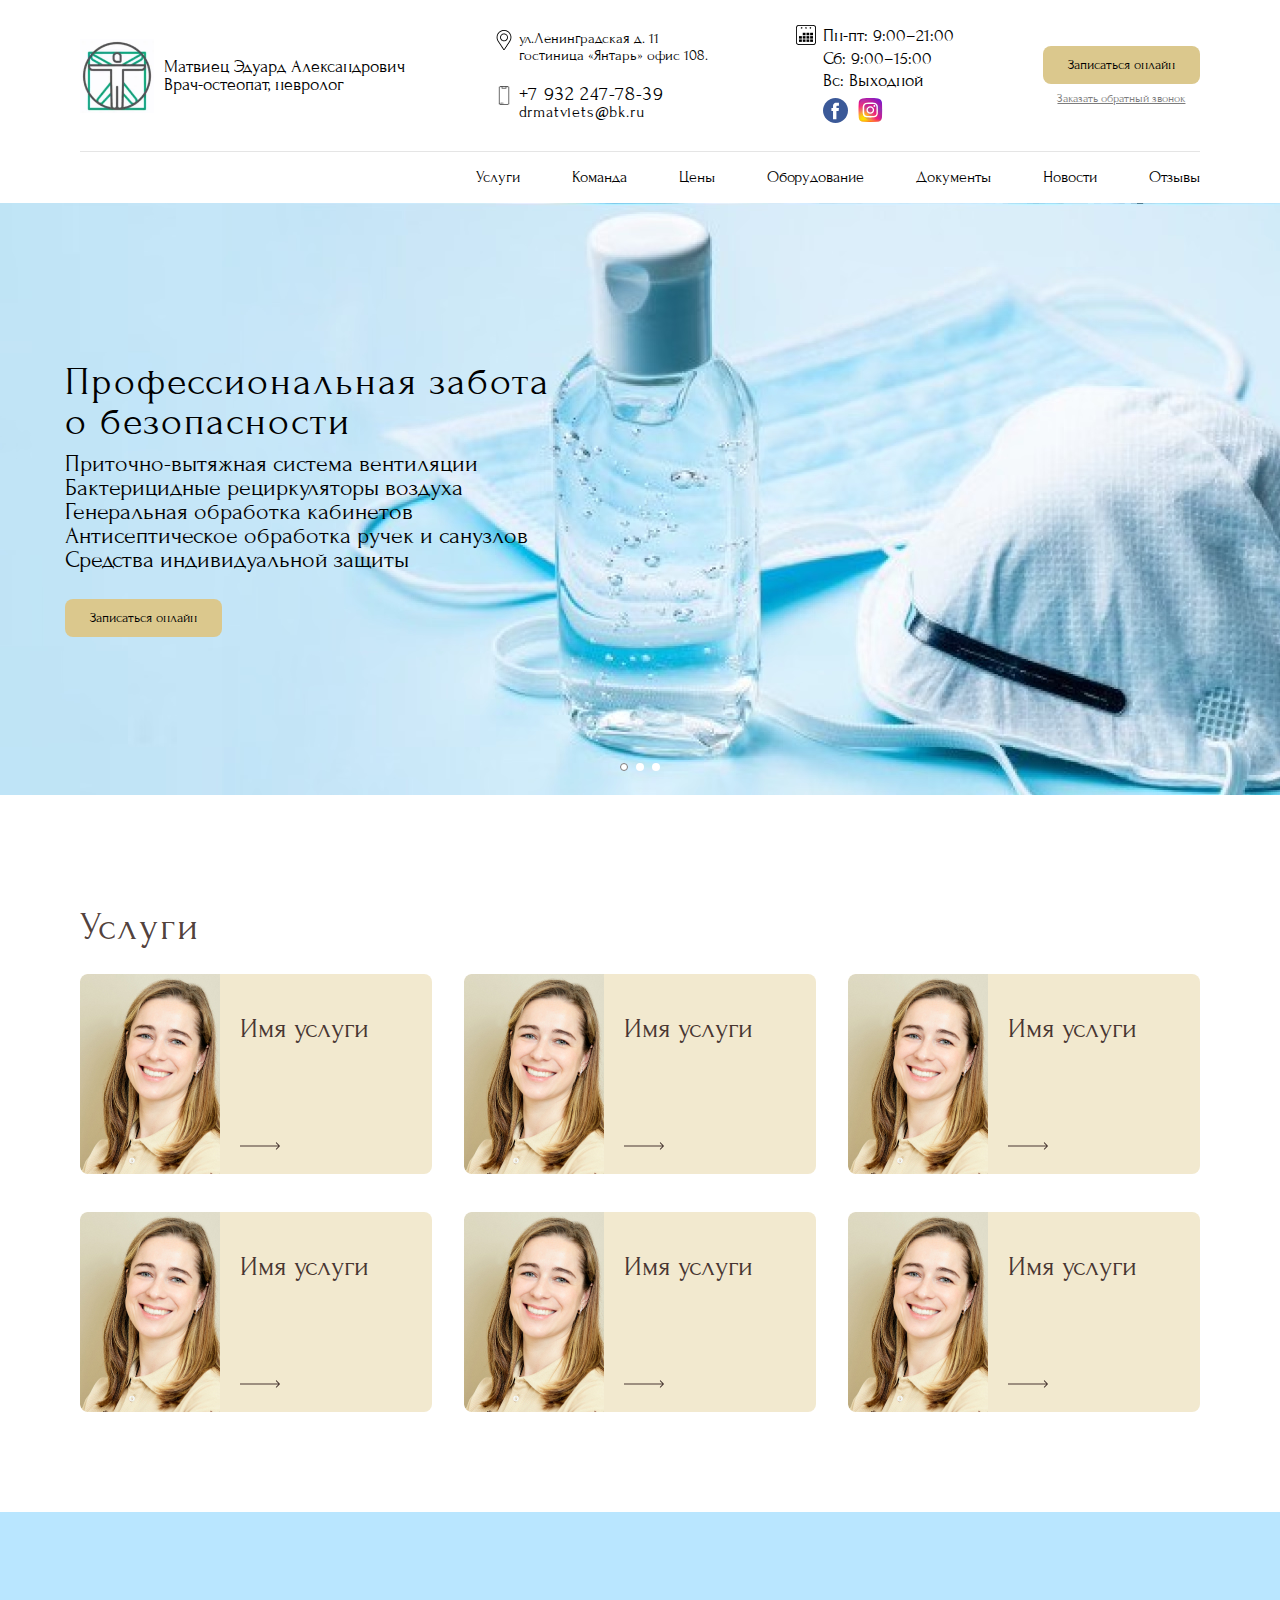
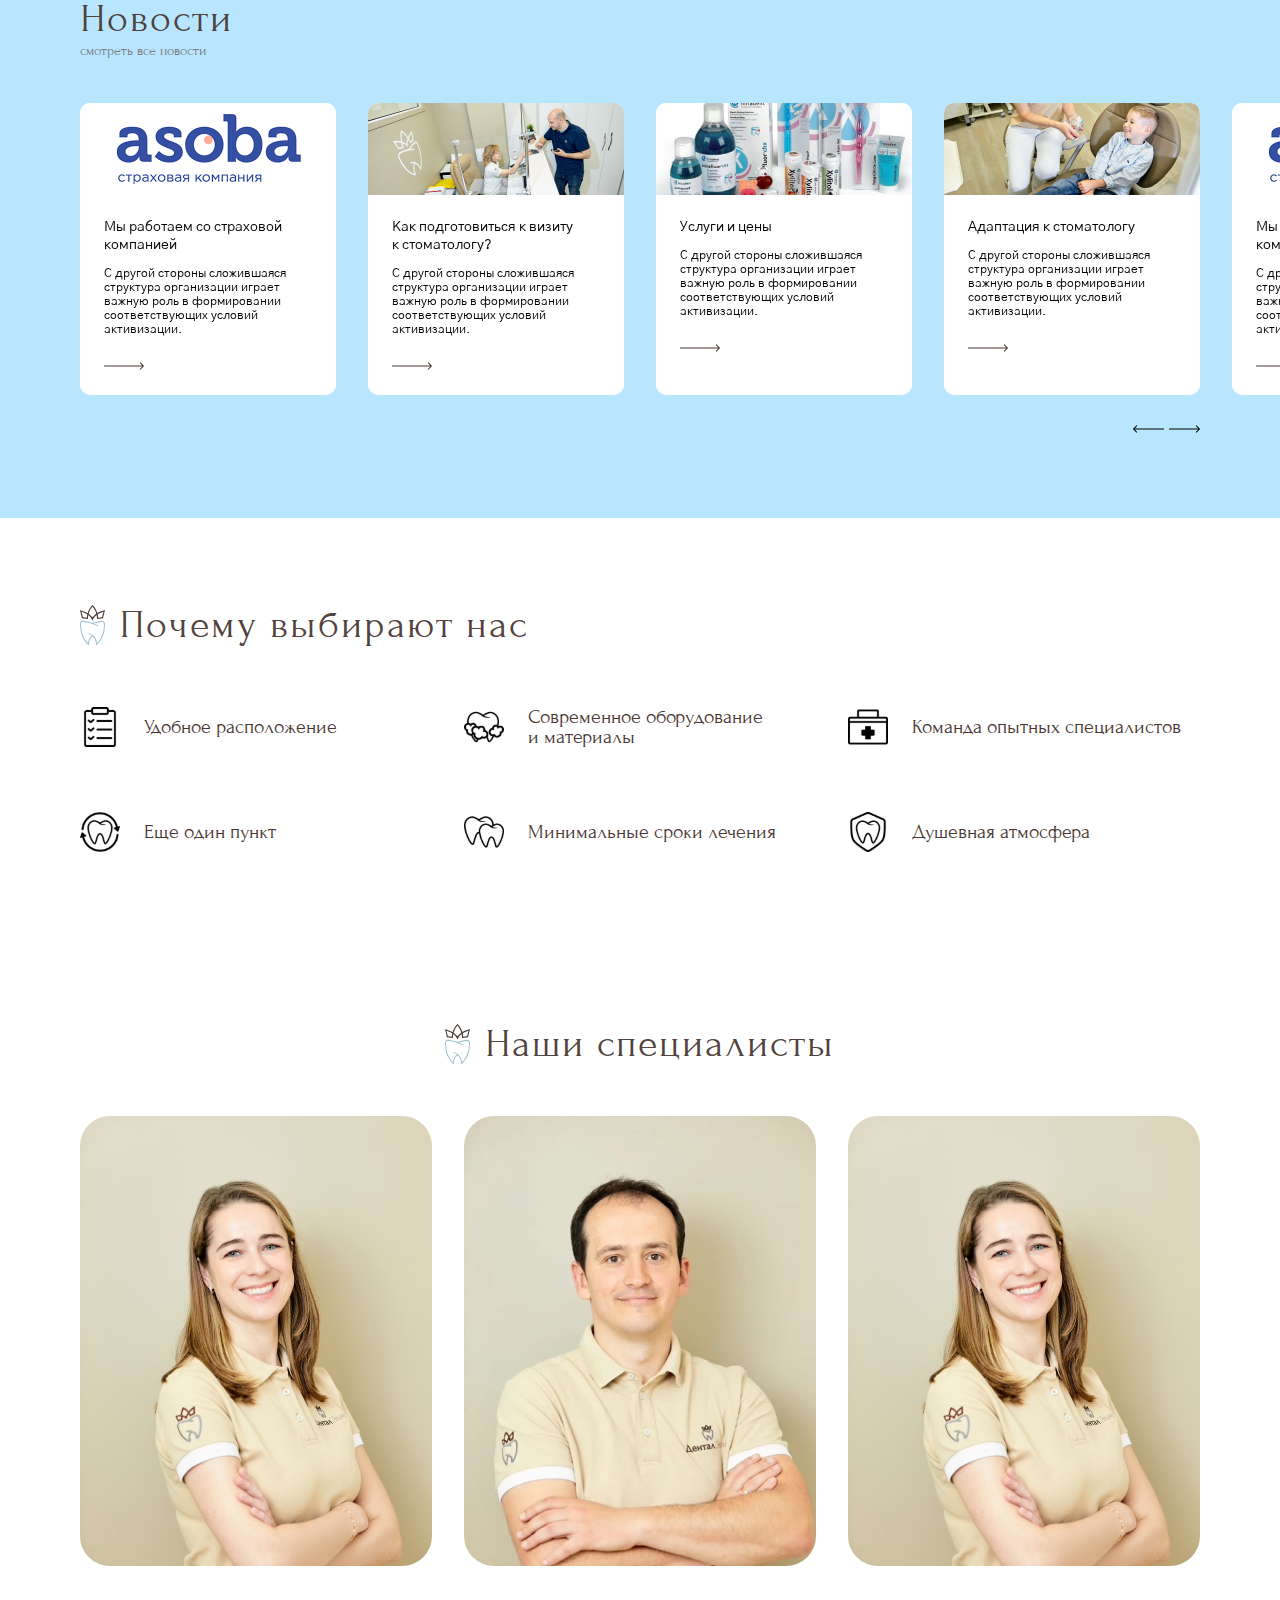
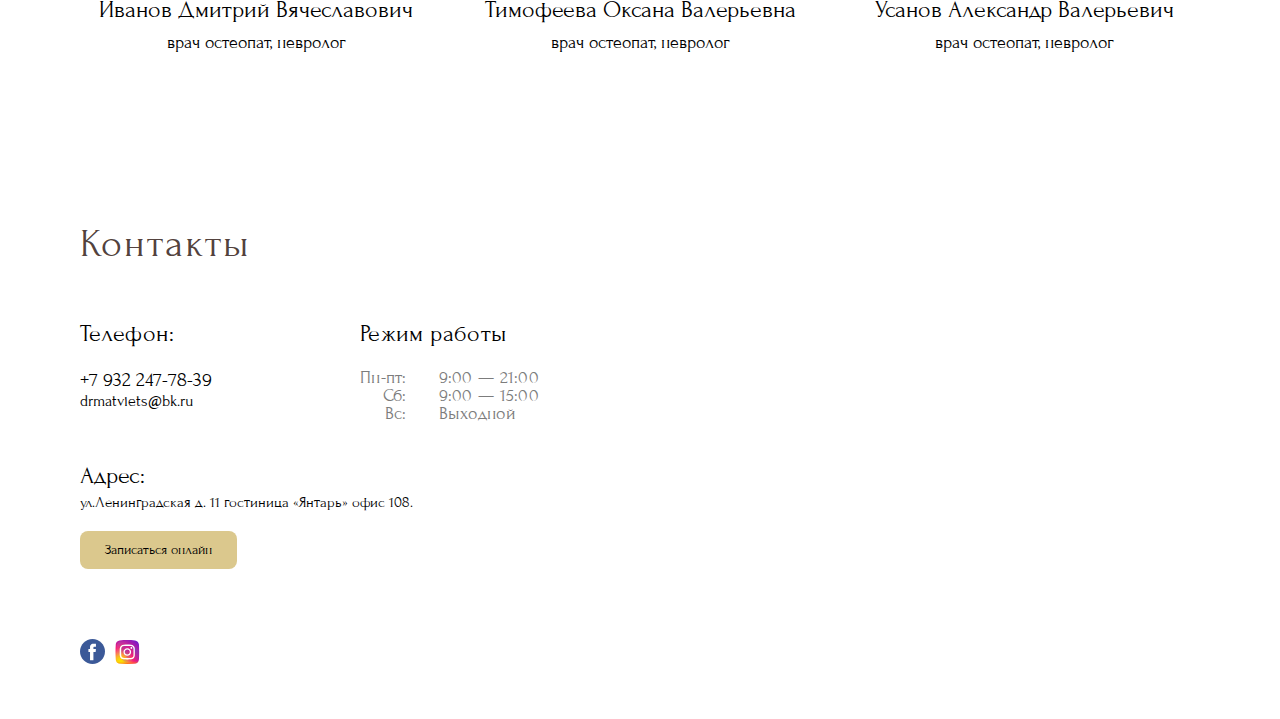
<file: index.html>
<!DOCTYPE html>
<html lang="ru" class="page">

<head>
  <meta charset="UTF-8">
  <meta name="viewport" content="width=device-width, initial-scale=1.0">
  <link rel="shortcut icon" href="favicon.ico" type="image/x-icon">
  <meta http-equiv="X-UA-Compatible" content="ie=edge">
  <meta name="theme-color" content="#111111">
  <title>Матвиец Э.А. | Врач-остеопат, невролог</title>
  <link rel="preload" href="fonts/ForumRegular.woff2" as="font" type="font/woff2" crossorigin>
  <link rel="preload" href="fonts/GothicA1-Light.woff2" as="font" type="font/woff2" crossorigin>
  <link rel="preload" href="fonts/GothicA1-Regular.woff2" as="font" type="font/woff2" crossorigin>
  <link rel="preload" href="fonts/RobotoLight.woff2" as="font" type="font/woff2" crossorigin>
  <link rel="preload" href="fonts/RobotoRegular.woff2" as="font" type="font/woff2" crossorigin>

  <link rel="stylesheet" href="css/vendor.css">
  <link rel="stylesheet" href="css/main.css">
  <link rel="stylesheet" href="https://unpkg.com/swiper/swiper-bundle.min.css" />

  <script defer src="https://api-maps.yandex.ru/2.1/?apikey=ваш API-ключ&lang=ru_RU"></script>
  <script defer src="https://unpkg.com/swiper/swiper-bundle.min.js"></script>
  <script defer src="js/main.js"></script>
</head>

<body class="page__body">
  <div class="site-container">
    <header class="header">
  <div class="container">
    <div class="header__content">
      <a href="#" class="logo">
        <img loading="lazy" src="./img/logo.png" class="image logo__img" width="74" height="74" alt="Логотип">
        <h2 class="logo__descr">Матвиец Эдуард Александрович</br>Врач-остеопат, невролог</h2>
      </a>
      <div class="header__col1">
        <div class="header__location">
          <img loading="lazy" src="./img/icon/pin.png" class="image header__location-img" width="20" height="20" alt="Иконка локации">
          <div class="header__location-text">ул.Ленинградская д. 11</br>гостиница «Янтарь» офис 108.</div>
        </div>
        <div class="header__contacts">
          <img loading="lazy" src="./img/icon/phone.png" class="image header__contacts-img" width="20" height="20" alt="Иконка локации">
          <div class="header__contacts-content">
            <a href="tel:+79322477839" class="header__contacts-phone">+7 932 247-78-39</a>
            <a href="mailto:drmatviets@bk.ru" class="header__contacts-email">drmatviets@bk.ru</a>
          </div>
        </div>
      </div>
      <div class="header__col2">
        <div class="header__schedule">
          <img loading="lazy" src="./img/icon/calendar.png" class="image header__schedule-img" width="20" height="20" alt="Иконка календаря">
          <div class="header__schedule-content">
            <div class="header__schedule-text">Пн-пт: 9:00–21:00</br>Сб: 9:00–15:00</br>Вс: Выходной</div>
            <div class="social">
              <div class="social__item"><a href="#" class="social__link"><img src="./img/icon/facebook.svg" class="image" width="25"
                    height="25" alt="Наша страничка в Фейсбук"></a></div>
              <div class="social__item"><a href="#" class="social__link"><img src="./img/icon/instagram.svg" class="image"
                    width="25" height="25" alt="Наша страничка в Инстаграме"></a></div>
            </div>
          </div>
        </div>
      </div>
      <div class="header__col3">
        <button class="btn-reset btn">Записаться онлайн</button>
        <button class="btn-reset callback-btn">Заказать обратный звонок</button>
      </div>
    </div>
    <nav class="nav">
      <ul class="list-reset nav__list">
        <li class="nav__item"><a href="#" class="nav__link">Услуги</a></li>
        <li class="nav__item"><a href="#" class="nav__link">Команда</a></li>
        <li class="nav__item"><a href="#" class="nav__link">Цены</a></li>
        <li class="nav__item"><a href="#" class="nav__link">Оборудование</a></li>
        <li class="nav__item"><a href="#" class="nav__link">Документы</a></li>
        <li class="nav__item"><a href="#" class="nav__link">Новости</a></li>
        <li class="nav__item"><a href="#" class="nav__link">Отзывы</a></li>
      </ul>
    </nav>

  </div>
</header>

    <main class="main">
      <section class="hero">
  <div class="swiper hero__slider">
    <div class="swiper-wrapper">
      <div class="swiper-slide">
        <div class="container hero__container">
          <div class="hero__content">
            <h1 class="hero__title title">Профессиональная забота</br>о безопасности</h1>
            <p class="hero__descr">
              Приточно-вытяжная система вентиляции</br>
              Бактерицидные рециркуляторы воздуха</br>
              Генеральная обработка кабинетов</br>
              Антисептическое обработка ручек и санузлов</br>
              Средства индивидуальной защиты
            </p>
            <button class="btn-reset btn">Записаться онлайн</button>
          </div>
        </div>
        <picture>
          <source srcset="./img/hero/hero-1.avif" type="image/avif">
          <source srcset="./img/hero/hero-1.webp" type="image/webp">
          <img loading="lazy" src="./img/hero/hero-1.jpg" class="image hero__img" alt="Профессиональная забота о безопасности">
        </picture>
      </div>
      <div class="swiper-slide">
        <div class="container hero__container hero__container-flex-end">
          <div class="hero__content">
            <h1 class="hero__title title">Стоматология ДенталЭлит</h1>
            <p class="hero__descr">
              Доступная и безопасная стоматология</br>
              для взрослых и детей
            </p>
            <button class="btn-reset btn">Записаться онлайн</button>
          </div>
        </div>
        <picture>
          <source srcset="./img/hero/hero-2.avif" type="image/avif">
          <source srcset="./img/hero/hero-2.webp" type="image/webp">
          <img loading="lazy" src="./img/hero/hero-2.jpg" class="image hero__img" alt="Стоматология ДенталЭлит">
        </picture>
      </div>
      <div class="swiper-slide">
        <div class="container hero__container">
          <div class="hero__content">
            <h1 class="hero__title title">Все виды современной</br>имплантации</h1>
            <p class="hero__descr">
              Имплантационные системы:</br>
              — Straumann</br>
              — Osstem</br>
              — Miss</br>
              Хирургические шаблоны</br>
              Синуслифтинг</br>
              Костная пластика</br>
              Пластика мягких тканей
            </p>
            <button class="btn-reset btn">Записаться онлайн</button>
          </div>
        </div>
        <picture>
          <source srcset="./img/hero/hero-3.avif" type="image/avif">
          <source srcset="./img/hero/hero-3.webp" type="image/webp">
          <img loading="lazy" src="./img/hero/hero-3.jpg" class="image hero__img"
            alt="Все виды современной имплантации">
        </picture>
      </div>
    </div>
    <div class="swiper-pagination"></div>
  </div>
</section>

      <section class="services">
  <div class="container">
    <h2 class="services__title title">Услуги</h2>
    <ul class="list-reset services__cards">
      <li class="services__item">
        <img loading="lazy" src="./img/services/services-1.jpg" class="image services__item-img" width="140" height="200" alt="Имя услуги">
        <div class="services__item-content">
          <h3 class="services__item-title"><a href="#" class="services__item-title--link">Имя услуги</a></h3>
          <a href="#" class="services__item-arrow">
            <svg width="40" height="8" viewBox="0 0 40 8" fill="none" xmlns="http://www.w3.org/2000/svg">
              <path fill-rule="evenodd" clip-rule="evenodd"
                d="M36.7127 0.46444L39.8554 3.64642C40.0482 3.84168 40.0482 4.15826 39.8554 4.35353L36.7127 7.53551C36.5198 7.73077 36.2071 7.73077 36.0143 7.53551C35.8214 7.34025 35.8214 7.02366 36.0143 6.8284L38.314 4.49997H0V3.49997H38.314L36.0143 1.17155C35.8214 0.976284 35.8214 0.659702 36.0143 0.46444C36.2071 0.269178 36.5198 0.269178 36.7127 0.46444Z"
              />
            </svg>
          </a>
        </div>
      </li>
      <li class="services__item">
        <img loading="lazy" src="./img/services/services-1.jpg" class="image services__item-img" width="140" height="200" alt="Имя услуги">
        <div class="services__item-content">
          <h3 class="services__item-title"><a href="#" class="services__item-title--link">Имя услуги</a></h3>
          <a href="#" class="services__item-arrow">
            <svg width="40" height="8" viewBox="0 0 40 8" fill="none" xmlns="http://www.w3.org/2000/svg">
              <path fill-rule="evenodd" clip-rule="evenodd"
                d="M36.7127 0.46444L39.8554 3.64642C40.0482 3.84168 40.0482 4.15826 39.8554 4.35353L36.7127 7.53551C36.5198 7.73077 36.2071 7.73077 36.0143 7.53551C35.8214 7.34025 35.8214 7.02366 36.0143 6.8284L38.314 4.49997H0V3.49997H38.314L36.0143 1.17155C35.8214 0.976284 35.8214 0.659702 36.0143 0.46444C36.2071 0.269178 36.5198 0.269178 36.7127 0.46444Z"
              />
            </svg>
          </a>
        </div>
      </li>
      <li class="services__item">
        <img loading="lazy" src="./img/services/services-1.jpg" class="image services__item-img" width="140" height="200" alt="Имя услуги">
        <div class="services__item-content">
          <h3 class="services__item-title"><a href="#" class="services__item-title--link">Имя услуги</a></h3>
          <a href="#" class="services__item-arrow">
            <svg width="40" height="8" viewBox="0 0 40 8" fill="none" xmlns="http://www.w3.org/2000/svg">
              <path fill-rule="evenodd" clip-rule="evenodd"
                d="M36.7127 0.46444L39.8554 3.64642C40.0482 3.84168 40.0482 4.15826 39.8554 4.35353L36.7127 7.53551C36.5198 7.73077 36.2071 7.73077 36.0143 7.53551C35.8214 7.34025 35.8214 7.02366 36.0143 6.8284L38.314 4.49997H0V3.49997H38.314L36.0143 1.17155C35.8214 0.976284 35.8214 0.659702 36.0143 0.46444C36.2071 0.269178 36.5198 0.269178 36.7127 0.46444Z"
              />
            </svg>
          </a>
        </div>
      </li>
      <li class="services__item">
        <img loading="lazy" src="./img/services/services-1.jpg" class="image services__item-img" width="140" height="200" alt="Имя услуги">
        <div class="services__item-content">
          <h3 class="services__item-title"><a href="#" class="services__item-title--link">Имя услуги</a></h3>
          <a href="#" class="services__item-arrow">
            <svg width="40" height="8" viewBox="0 0 40 8" fill="none" xmlns="http://www.w3.org/2000/svg">
              <path fill-rule="evenodd" clip-rule="evenodd"
                d="M36.7127 0.46444L39.8554 3.64642C40.0482 3.84168 40.0482 4.15826 39.8554 4.35353L36.7127 7.53551C36.5198 7.73077 36.2071 7.73077 36.0143 7.53551C35.8214 7.34025 35.8214 7.02366 36.0143 6.8284L38.314 4.49997H0V3.49997H38.314L36.0143 1.17155C35.8214 0.976284 35.8214 0.659702 36.0143 0.46444C36.2071 0.269178 36.5198 0.269178 36.7127 0.46444Z"
              />
            </svg>
          </a>
        </div>
      </li>
      <li class="services__item">
        <img loading="lazy" src="./img/services/services-1.jpg" class="image services__item-img" width="140" height="200" alt="Имя услуги">
        <div class="services__item-content">
          <h3 class="services__item-title"><a href="#" class="services__item-title--link">Имя услуги</a></h3>
          <a href="#" class="services__item-arrow">
            <svg width="40" height="8" viewBox="0 0 40 8" fill="none" xmlns="http://www.w3.org/2000/svg">
              <path fill-rule="evenodd" clip-rule="evenodd"
                d="M36.7127 0.46444L39.8554 3.64642C40.0482 3.84168 40.0482 4.15826 39.8554 4.35353L36.7127 7.53551C36.5198 7.73077 36.2071 7.73077 36.0143 7.53551C35.8214 7.34025 35.8214 7.02366 36.0143 6.8284L38.314 4.49997H0V3.49997H38.314L36.0143 1.17155C35.8214 0.976284 35.8214 0.659702 36.0143 0.46444C36.2071 0.269178 36.5198 0.269178 36.7127 0.46444Z"
              />
            </svg>
          </a>
        </div>
      </li>
      <li class="services__item">
        <img loading="lazy" src="./img/services/services-1.jpg" class="image services__item-img" width="140" height="200" alt="Имя услуги">
        <div class="services__item-content">
          <h3 class="services__item-title"><a href="#" class="services__item-title--link">Имя услуги</a></h3>
          <a href="#" class="services__item-arrow">
            <svg width="40" height="8" viewBox="0 0 40 8" fill="none" xmlns="http://www.w3.org/2000/svg">
              <path fill-rule="evenodd" clip-rule="evenodd"
                d="M36.7127 0.46444L39.8554 3.64642C40.0482 3.84168 40.0482 4.15826 39.8554 4.35353L36.7127 7.53551C36.5198 7.73077 36.2071 7.73077 36.0143 7.53551C35.8214 7.34025 35.8214 7.02366 36.0143 6.8284L38.314 4.49997H0V3.49997H38.314L36.0143 1.17155C35.8214 0.976284 35.8214 0.659702 36.0143 0.46444C36.2071 0.269178 36.5198 0.269178 36.7127 0.46444Z"
              />
            </svg>
          </a>
        </div>
      </li>
    </ul>
  </div>
</section>

      <section class="news">
  <div class="container">
    <h2 class="news__title title">Новости</h2>
    <a href="#" class="all__news">смотреть все новости</a>
    <div class="news__slider">
      <div class="swiper-wrapper">
        <div class="swiper-slide">
          <div class="news__item">
            <div class="news__item-img"><img loading="lazy" src="./img/news/news-1.jpg" class="image" width="256" height="92" alt="Мы работаем со страховой компанией"></div>
            <div class="news__item-content">
              <h3 class="news__item-title">Мы работаем со страховой компанией</h3>
              <div class="news__item-descr">С другой стороны сложившаяся структура организации играет важную роль в формировании соответствующих условий активизации.</div>
              <a href="#" class="news__item-arrow">
                <svg width="40" height="8" viewBox="0 0 40 8" fill="none" xmlns="http://www.w3.org/2000/svg">
                  <path fill-rule="evenodd" clip-rule="evenodd"
                    d="M36.7127 0.46444L39.8554 3.64642C40.0482 3.84168 40.0482 4.15826 39.8554 4.35353L36.7127 7.53551C36.5198 7.73077 36.2071 7.73077 36.0143 7.53551C35.8214 7.34025 35.8214 7.02366 36.0143 6.8284L38.314 4.49997H0V3.49997H38.314L36.0143 1.17155C35.8214 0.976284 35.8214 0.659702 36.0143 0.46444C36.2071 0.269178 36.5198 0.269178 36.7127 0.46444Z" />
                </svg>
              </a>
            </div>
          </div>
        </div>
        <div class="swiper-slide">
          <div class="news__item">
            <div class="news__item-img"><img loading="lazy" src="./img/news/news-2.jpg" class="image" width="256" height="92" alt="Как подготовиться к визиту к стоматологу?"></div>
            <div class="news__item-content">
              <h3 class="news__item-title">Как подготовиться к визиту к стоматологу?</h3>
              <div class="news__item-descr">С другой стороны сложившаяся структура организации играет важную роль в формировании соответствующих условий активизации.</div>
              <a href="#" class="news__item-arrow">
                <svg width="40" height="8" viewBox="0 0 40 8" fill="none" xmlns="http://www.w3.org/2000/svg">
                  <path fill-rule="evenodd" clip-rule="evenodd"
                    d="M36.7127 0.46444L39.8554 3.64642C40.0482 3.84168 40.0482 4.15826 39.8554 4.35353L36.7127 7.53551C36.5198 7.73077 36.2071 7.73077 36.0143 7.53551C35.8214 7.34025 35.8214 7.02366 36.0143 6.8284L38.314 4.49997H0V3.49997H38.314L36.0143 1.17155C35.8214 0.976284 35.8214 0.659702 36.0143 0.46444C36.2071 0.269178 36.5198 0.269178 36.7127 0.46444Z" />
                </svg>
              </a>
            </div>
          </div>
        </div>
        <div class="swiper-slide">
          <div class="news__item">
            <div class="news__item-img"><img loading="lazy" src="./img/news/news-3.jpg" class="image" width="256" height="92" alt="Услуги и цены"></div>
            <div class="news__item-content">
              <h3 class="news__item-title">Услуги и цены</h3>
              <div class="news__item-descr">С другой стороны сложившаяся структура организации играет важную роль в формировании соответствующих условий активизации.</div>
              <a href="#" class="news__item-arrow">
                <svg width="40" height="8" viewBox="0 0 40 8" fill="none" xmlns="http://www.w3.org/2000/svg">
                  <path fill-rule="evenodd" clip-rule="evenodd"
                    d="M36.7127 0.46444L39.8554 3.64642C40.0482 3.84168 40.0482 4.15826 39.8554 4.35353L36.7127 7.53551C36.5198 7.73077 36.2071 7.73077 36.0143 7.53551C35.8214 7.34025 35.8214 7.02366 36.0143 6.8284L38.314 4.49997H0V3.49997H38.314L36.0143 1.17155C35.8214 0.976284 35.8214 0.659702 36.0143 0.46444C36.2071 0.269178 36.5198 0.269178 36.7127 0.46444Z" />
                </svg>
              </a>
            </div>
          </div>
        </div>
        <div class="swiper-slide">
          <div class="news__item">
            <div class="news__item-img"><img loading="lazy" src="./img/news/news-4.jpg" class="image" width="256" height="92" alt="Адаптация к стоматологу"></div>
            <div class="news__item-content">
              <h3 class="news__item-title">Адаптация к стоматологу</h3>
              <div class="news__item-descr">С другой стороны сложившаяся структура организации играет важную роль в формировании соответствующих условий активизации.</div>
              <a href="#" class="news__item-arrow">
                <svg width="40" height="8" viewBox="0 0 40 8" fill="none" xmlns="http://www.w3.org/2000/svg">
                  <path fill-rule="evenodd" clip-rule="evenodd"
                    d="M36.7127 0.46444L39.8554 3.64642C40.0482 3.84168 40.0482 4.15826 39.8554 4.35353L36.7127 7.53551C36.5198 7.73077 36.2071 7.73077 36.0143 7.53551C35.8214 7.34025 35.8214 7.02366 36.0143 6.8284L38.314 4.49997H0V3.49997H38.314L36.0143 1.17155C35.8214 0.976284 35.8214 0.659702 36.0143 0.46444C36.2071 0.269178 36.5198 0.269178 36.7127 0.46444Z" />
                </svg>
              </a>
            </div>
          </div>
        </div>
        <div class="swiper-slide">
          <div class="news__item">
            <div class="news__item-img"><img loading="lazy" src="./img/news/news-1.jpg" class="image" width="256" height="92" alt="Мы работаем со страховой компанией"></div>
            <div class="news__item-content">
              <h3 class="news__item-title">Мы работаем со страховой компанией</h3>
              <div class="news__item-descr">С другой стороны сложившаяся структура организации играет важную роль в формировании соответствующих условий активизации.</div>
              <a href="#" class="news__item-arrow">
                <svg width="40" height="8" viewBox="0 0 40 8" fill="none" xmlns="http://www.w3.org/2000/svg">
                  <path fill-rule="evenodd" clip-rule="evenodd"
                    d="M36.7127 0.46444L39.8554 3.64642C40.0482 3.84168 40.0482 4.15826 39.8554 4.35353L36.7127 7.53551C36.5198 7.73077 36.2071 7.73077 36.0143 7.53551C35.8214 7.34025 35.8214 7.02366 36.0143 6.8284L38.314 4.49997H0V3.49997H38.314L36.0143 1.17155C35.8214 0.976284 35.8214 0.659702 36.0143 0.46444C36.2071 0.269178 36.5198 0.269178 36.7127 0.46444Z" />
                </svg>
              </a>
            </div>
          </div>
        </div>
        <div class="swiper-slide">
          <div class="news__item">
            <div class="news__item-img"><img loading="lazy" src="./img/news/news-2.jpg" class="image" width="256" height="92" alt="Как подготовиться к визиту к стоматологу?"></div>
            <div class="news__item-content">
              <h3 class="news__item-title">Как подготовиться к визиту к стоматологу?</h3>
              <div class="news__item-descr">С другой стороны сложившаяся структура организации играет важную роль в формировании соответствующих условий активизации.</div>
              <a href="#" class="news__item-arrow">
                <svg width="40" height="8" viewBox="0 0 40 8" fill="none" xmlns="http://www.w3.org/2000/svg">
                  <path fill-rule="evenodd" clip-rule="evenodd"
                    d="M36.7127 0.46444L39.8554 3.64642C40.0482 3.84168 40.0482 4.15826 39.8554 4.35353L36.7127 7.53551C36.5198 7.73077 36.2071 7.73077 36.0143 7.53551C35.8214 7.34025 35.8214 7.02366 36.0143 6.8284L38.314 4.49997H0V3.49997H38.314L36.0143 1.17155C35.8214 0.976284 35.8214 0.659702 36.0143 0.46444C36.2071 0.269178 36.5198 0.269178 36.7127 0.46444Z" />
                </svg>
              </a>
            </div>
          </div>
        </div>
        <div class="swiper-slide">
          <div class="news__item">
            <div class="news__item-img"><img loading="lazy" src="./img/news/news-3.jpg" class="image" width="256" height="92" alt="Услуги и цены"></div>
            <div class="news__item-content">
              <h3 class="news__item-title">Услуги и цены</h3>
              <div class="news__item-descr">С другой стороны сложившаяся структура организации играет важную роль в формировании соответствующих условий активизации.</div>
              <a href="#" class="news__item-arrow">
                <svg width="40" height="8" viewBox="0 0 40 8" fill="none" xmlns="http://www.w3.org/2000/svg">
                  <path fill-rule="evenodd" clip-rule="evenodd"
                    d="M36.7127 0.46444L39.8554 3.64642C40.0482 3.84168 40.0482 4.15826 39.8554 4.35353L36.7127 7.53551C36.5198 7.73077 36.2071 7.73077 36.0143 7.53551C35.8214 7.34025 35.8214 7.02366 36.0143 6.8284L38.314 4.49997H0V3.49997H38.314L36.0143 1.17155C35.8214 0.976284 35.8214 0.659702 36.0143 0.46444C36.2071 0.269178 36.5198 0.269178 36.7127 0.46444Z" />
                </svg>
              </a>
            </div>
          </div>
        </div>
        <div class="swiper-slide">
          <div class="news__item">
            <div class="news__item-img"><img loading="lazy" src="./img/news/news-4.jpg" class="image" width="256" height="92" alt="Адаптация к стоматологу"></div>
            <div class="news__item-content">
              <h3 class="news__item-title">Адаптация к стоматологу</h3>
              <div class="news__item-descr">С другой стороны сложившаяся структура организации играет важную роль в формировании соответствующих условий активизации.</div>
              <a href="#" class="news__item-arrow">
                <svg width="40" height="8" viewBox="0 0 40 8" fill="none" xmlns="http://www.w3.org/2000/svg">
                  <path fill-rule="evenodd" clip-rule="evenodd"
                    d="M36.7127 0.46444L39.8554 3.64642C40.0482 3.84168 40.0482 4.15826 39.8554 4.35353L36.7127 7.53551C36.5198 7.73077 36.2071 7.73077 36.0143 7.53551C35.8214 7.34025 35.8214 7.02366 36.0143 6.8284L38.314 4.49997H0V3.49997H38.314L36.0143 1.17155C35.8214 0.976284 35.8214 0.659702 36.0143 0.46444C36.2071 0.269178 36.5198 0.269178 36.7127 0.46444Z" />
                </svg>
              </a>
            </div>
          </div>
        </div>
      </div>

      <div class="slider__btns">
        <button class="btn-reset news__slider-btn news__slider-btn--prev" aria-label="Перейти к предыдущему слайду"></button>
        <button class="btn-reset news__slider-btn news__slider-btn--next" aria-label="Перейти к следующему слайду"></button>
      </div>
    </div>
  </div>
</section>

      <section class="why-us">
  <div class="container">
    <div class="why-us__heading">
      <img loading="lazy" src="./img/why-us/logo-decor.svg" class="image why-us__decor" width="25" height="40" alt="Логотип">
      <h2 class="why-us__title title">Почему выбирают нас</h2>
    </div>
    <ul class="list-reset why-us__list">
      <li class="why-us__item">
        <div class="why-us__item-img">
          <img loading="lazy" src="./img/why-us/why-us-1.svg" class="image" width="40" height="40" alt="Удобное расположение">
        </div>
        <div class="why-us__item-text">Удобное расположение</div>
      </li>
      <li class="why-us__item">
        <div class="why-us__item-img">
          <img loading="lazy" src="./img/why-us/why-us-2.svg" class="image" width="40" height="40" alt="Современное оборудование и материалы">
        </div>
        <div class="why-us__item-text">Современное оборудование и материалы</div>
      </li>
      <li class="why-us__item">
        <div class="why-us__item-img">
          <img loading="lazy" src="./img/why-us/why-us-3.svg" class="image" width="40" height="40" alt="Команда опытных специалистов">
        </div>
        <div class="why-us__item-text">Команда опытных специалистов</div>
      </li>
      <li class="why-us__item">
        <div class="why-us__item-img">
          <img loading="lazy" src="./img/why-us/why-us-4.svg" class="image" width="40" height="40" alt="Еще один пункт">
        </div>
        <div class="why-us__item-text">Еще один пункт</div>
      </li>
      <li class="why-us__item">
        <div class="why-us__item-img">
          <img loading="lazy" src="./img/why-us/why-us-5.svg" class="image" width="40" height="40" alt="Минимальные сроки лечения">
        </div>
        <div class="why-us__item-text">Минимальные сроки лечения</div>
      </li>
      <li class="why-us__item">
        <div class="why-us__item-img">
          <img loading="lazy" src="./img/why-us/why-us-6.svg" class="image" width="40" height="40" alt="Душевная атмосфера">
        </div>
        <div class="why-us__item-text">Душевная атмосфера</div>
      </li>
    </ul>
  </div>
</section>

      <section class="team">
  <div class="container">
    <div class="team__heading">
      <img loading="lazy" src="./img/why-us/logo-decor.svg" class="image why-us__decor" width="25" height="40"
        alt="Логотип">
      <h2 class="team__title title">Наши специалисты</h2>
    </div>
    <ul class="list-reset team__cards">
      <li class="team__item">
        <div class="team__item-img">
          <picture>
            <source srcset="./img/team/team-1.avif" type="image/avif">
            <source srcset="./img/team/team-1.webp" type="image/webp">
            <img loading="lazy" src="./img/team/team-1.jpg" class="image" width="352" height="450" alt="Иванов Дмитрий Вячеславович">
          </picture>
        </div>
        <div class="team__item-name">Иванов Дмитрий Вячеславович</div>
        <div class="team__item-special">врач остеопат, невролог</div>
      </li>
      <li class="team__item">
        <div class="team__item-img">
          <picture>
            <source srcset="./img/team/team-2.avif" type="image/avif">
            <source srcset="./img/team/team-2.webp" type="image/webp">
            <img loading="lazy" src="./img/team/team-2.jpg" class="image" width="352" height="450" alt="Тимофеева Оксана Валерьевна">
          </picture>
        </div>
        <div class="team__item-name">Тимофеева Оксана Валерьевна</div>
        <div class="team__item-special">врач остеопат, невролог</div>
      </li>
      <li class="team__item">
        <div class="team__item-img">
          <picture>
            <source srcset="./img/team/team-1.avif" type="image/avif">
            <source srcset="./img/team/team-1.webp" type="image/webp">
            <img loading="lazy" src="./img/team/team-1.jpg" class="image" width="352" height="450" alt="Усанов Александр Валерьевич">
          </picture>
        </div>
        <div class="team__item-name">Усанов Александр Валерьевич</div>
        <div class="team__item-special">врач остеопат, невролог</div>
      </li>
    </ul>
  </div>
</section>

      <section class="contacts">
  <div class="container contacts__container">
    <div class="contacts__col">
      <h2 class="contacts__title title">Контакты</h2>
      <div class="contacts__content">
        <div class="contacts__item contacts__item-column">
          <h3 class="contacts__item-title">Телефон:</h3>
          <a href="tel:+79322477839" class="contacts__item-phone">+7 932 247-78-39</a>
          <a href="mailto:drmatviets@bk.ru" class="contacts__item-email">drmatviets@bk.ru</a>
        </div>
        <div class="contacts__item">
          <h3 class="contacts__item-title">Режим работы</h3>
          <div class="contacts__item-schedule">
            <div class="contacts__item-schedule-day">
              Пн-пт:</br>
              Сб:</br>
              Вс:
            </div>
            <div class="contacts__item-schedule-time">
              9:00 — 21:00</br>
              9:00 — 15:00</br>
              Выходной
            </div>
          </div>
        </div>
        <div class="contacts__item">
          <h3 class="contacts__item-title contacts__item-title-address">Адрес:</h3>
          <div class="contacts__item-text">ул.Ленинградская д. 11 гостиница «Янтарь» офис 108.</div>
          <button class="btn-reset btn">Записаться онлайн</button>
        </div>
      </div>
      <div class="social">
        <div class="social__item"><a href="#" class="social__link"><img src="./img/icon/facebook.svg" class="image" width="25"
              height="25" alt="Наша страничка в Фейсбук"></a></div>
        <div class="social__item"><a href="#" class="social__link"><img src="./img/icon/instagram.svg" class="image"
              width="25" height="25" alt="Наша страничка в Инстаграме"></a></div>
      </div>
    </div>
    <div id="map" class="map"></div>
  </div>
</section>

    </main>

    <footer class="footer">
  <div class="container"></div>
</footer>

  </div>
</body>

</html>
</file>
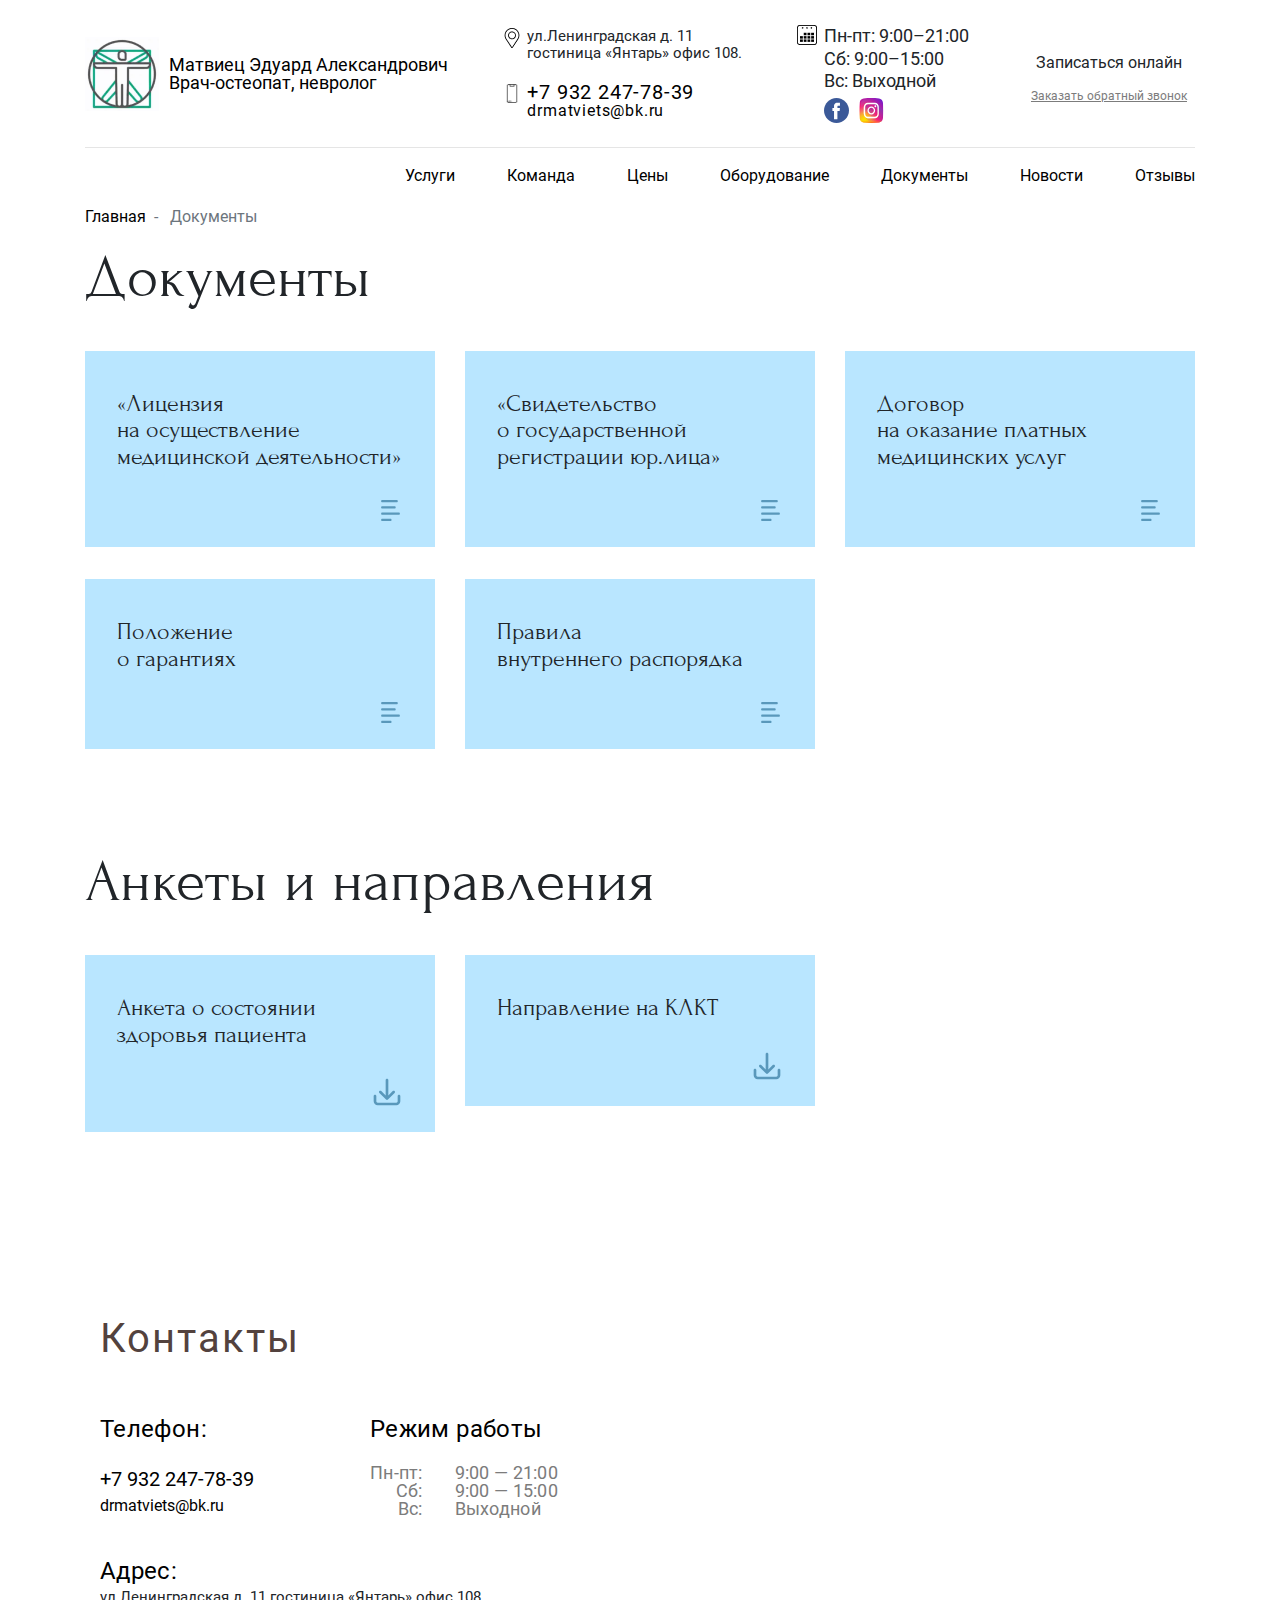
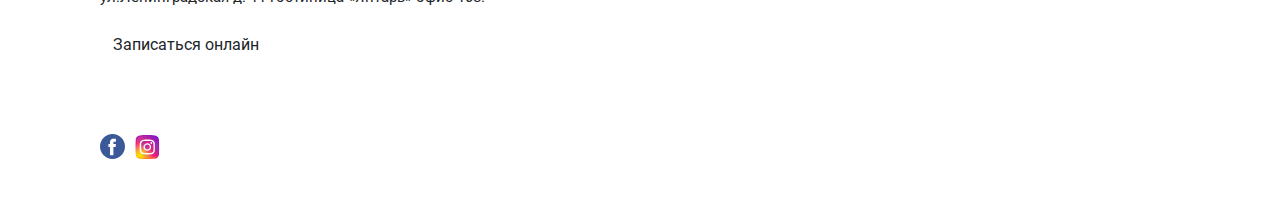
<file: page-documents.html>
<!DOCTYPE html>
<html lang="ru" class="page">

<head>
  <meta charset="UTF-8">
  <meta name="viewport" content="width=device-width, initial-scale=1.0">
  <link rel="shortcut icon" href="favicon.ico" type="image/x-icon">
  <meta http-equiv="X-UA-Compatible" content="ie=edge">
  <meta name="theme-color" content="#111111">
  <title>Матвиец Э.А. | Врач-остеопат, невролог</title>
  <link rel="preload" href="fonts/ForumRegular.woff2" as="font" type="font/woff2" crossorigin>
  <link rel="preload" href="fonts/GothicA1-Light.woff2" as="font" type="font/woff2" crossorigin>
  <link rel="preload" href="fonts/GothicA1-Regular.woff2" as="font" type="font/woff2" crossorigin>
  <link rel="preload" href="fonts/RobotoLight.woff2" as="font" type="font/woff2" crossorigin>
  <link rel="preload" href="fonts/RobotoRegular.woff2" as="font" type="font/woff2" crossorigin>

  <link rel="stylesheet" href="css/vendor.css">
  <link rel="stylesheet" href="css/main.css">
  <!-- Bootstrap -->
  <link rel="stylesheet" href="https://stackpath.bootstrapcdn.com/bootstrap/4.3.1/css/bootstrap.min.css" integrity="sha384-ggOyR0iXCbMQv3Xipma34MD+dH/1fQ784/j6cY/iJTQUOhcWr7x9JvoRxT2MZw1T" crossorigin="anonymous">
  <link rel="stylesheet" href="https://unpkg.com/swiper/swiper-bundle.min.css" />
  <link href="./jquery.fancybox.min.css" rel="stylesheet">

  <script defer src="https://code.jquery.com/jquery-3.3.1.min.js"></script>
  <script defer src="./jquery.fancybox.min.js"></script>
  <script defer src="https://stackpath.bootstrapcdn.com/bootstrap/4.3.1/js/bootstrap.min.js"
integrity="sha384-JjSmVgyd0p3pXB1rRibZUAYoIIy6OrQ6VrjIEaFf/nJGzIxFDsf4x0xIM+B07jRM" crossorigin="anonymous"></script>
  <script defer src="https://api-maps.yandex.ru/2.1/?apikey=ваш API-ключ&lang=ru_RU"></script>
  <script defer src="https://unpkg.com/swiper/swiper-bundle.min.js"></script>
  <script defer src="js/main.js"></script>
</head>

<body class="page__body">
  <div class="site-container">
    <header class="header">
  <div class="container">
    <div class="header__content">
      <a href="#" class="logo">
        <img loading="lazy" src="./img/logo.png" class="image logo__img" width="74" height="74" alt="Логотип">
        <h2 class="logo__descr">Матвиец Эдуард Александрович</br>Врач-остеопат, невролог</h2>
      </a>
      <div class="header__col1">
        <div class="header__location">
          <img loading="lazy" src="./img/icon/pin.png" class="image header__location-img" width="20" height="20" alt="Иконка локации">
          <div class="header__location-text">ул.Ленинградская д. 11</br>гостиница «Янтарь» офис 108.</div>
        </div>
        <div class="header__contacts">
          <img loading="lazy" src="./img/icon/phone.png" class="image header__contacts-img" width="20" height="20" alt="Иконка локации">
          <div class="header__contacts-content">
            <a href="tel:+79322477839" class="header__contacts-phone">+7 932 247-78-39</a>
            <a href="mailto:drmatviets@bk.ru" class="header__contacts-email">drmatviets@bk.ru</a>
          </div>
        </div>
      </div>
      <div class="header__col2">
        <div class="header__schedule">
          <img loading="lazy" src="./img/icon/calendar.png" class="image header__schedule-img" width="20" height="20" alt="Иконка календаря">
          <div class="header__schedule-content">
            <div class="header__schedule-text">Пн-пт: 9:00–21:00</br>Сб: 9:00–15:00</br>Вс: Выходной</div>
            <div class="social">
              <div class="social__item"><a href="#" class="social__link"><img src="./img/icon/facebook.svg" class="image" width="25"
                    height="25" alt="Наша страничка в Фейсбук"></a></div>
              <div class="social__item"><a href="#" class="social__link"><img src="./img/icon/instagram.svg" class="image"
                    width="25" height="25" alt="Наша страничка в Инстаграме"></a></div>
            </div>
          </div>
        </div>
      </div>
      <div class="header__col3">
        <button class="btn-reset btn">Записаться онлайн</button>
        <button class="btn-reset callback-btn">Заказать обратный звонок</button>
      </div>
    </div>
    <nav class="nav">
      <ul class="list-reset nav__list">
        <li class="nav__item"><a href="#" class="nav__link">Услуги</a></li>
        <li class="nav__item"><a href="#" class="nav__link">Команда</a></li>
        <li class="nav__item"><a href="#" class="nav__link">Цены</a></li>
        <li class="nav__item"><a href="#" class="nav__link">Оборудование</a></li>
        <li class="nav__item"><a href="#" class="nav__link">Документы</a></li>
        <li class="nav__item"><a href="#" class="nav__link">Новости</a></li>
        <li class="nav__item"><a href="#" class="nav__link">Отзывы</a></li>
      </ul>
    </nav>

  </div>
</header>

    <main class="main">
      <div class="container">
        <ol class="breadcrumb documents-breadcrumb">
          <li class="breadcrumb-item"><a href="index.html">Главная</a></li>
          <li class="breadcrumb-item active">Документы</li>
        </ol>

        <h2 class="documents__title">Документы</h2>
        <div class="documents__row row">
          <div class="col-sm-12 col-md-6 col-lg-4">
            <div class="documents__item">
              <h2 class="documents__item-title">
                «Лицензия</br>
                на осуществление медицинской деятельности»
              </h2>
              <a target="_blank" href="primer.pdf" class="documents__item-link">
                <svg width="25" height="25" viewBox="0 0 25 25" xmlns="http://www.w3.org/2000/svg">
                  <path
                    d="M4.16667 2.08334C3.59137 2.08334 3.125 2.54971 3.125 3.12501C3.125 3.70031 3.59137 4.16668 4.16667 4.16668H18.75C19.3253 4.16668 19.7917 3.70031 19.7917 3.12501C19.7917 2.54971 19.3253 2.08334 18.75 2.08334H4.16667Z"/>
                  <path
                    d="M3.125 9.37501C3.125 8.79971 3.59137 8.33334 4.16667 8.33334H16.6667C17.242 8.33334 17.7083 8.79971 17.7083 9.37501C17.7083 9.95031 17.242 10.4167 16.6667 10.4167H4.16667C3.59137 10.4167 3.125 9.95031 3.125 9.37501Z"/>
                  <path
                    d="M4.16667 14.5833C3.59137 14.5833 3.125 15.0497 3.125 15.625C3.125 16.2003 3.59137 16.6667 4.16667 16.6667H20.8333C21.4086 16.6667 21.875 16.2003 21.875 15.625C21.875 15.0497 21.4086 14.5833 20.8333 14.5833H4.16667Z"/>
                  <path
                    d="M4.16667 20.8333C3.59137 20.8333 3.125 21.2997 3.125 21.875C3.125 22.4503 3.59137 22.9167 4.16667 22.9167H12.5C13.0753 22.9167 13.5417 22.4503 13.5417 21.875C13.5417 21.2997 13.0753 20.8333 12.5 20.8333H4.16667Z"/>
                </svg>
              </a>
            </div>
          </div>
          <div class="col-sm-12 col-md-6 col-lg-4">
            <div class="documents__item">
              <h2 class="documents__item-title">
                «Свидетельство</br>
                о государственной регистрации юр.лица»
              </h2>
              <a target="_blank" href="primer.pdf" class="documents__item-link">
                <svg width="25" height="25" viewBox="0 0 25 25" xmlns="http://www.w3.org/2000/svg">
                  <path
                    d="M4.16667 2.08334C3.59137 2.08334 3.125 2.54971 3.125 3.12501C3.125 3.70031 3.59137 4.16668 4.16667 4.16668H18.75C19.3253 4.16668 19.7917 3.70031 19.7917 3.12501C19.7917 2.54971 19.3253 2.08334 18.75 2.08334H4.16667Z"/>
                  <path
                    d="M3.125 9.37501C3.125 8.79971 3.59137 8.33334 4.16667 8.33334H16.6667C17.242 8.33334 17.7083 8.79971 17.7083 9.37501C17.7083 9.95031 17.242 10.4167 16.6667 10.4167H4.16667C3.59137 10.4167 3.125 9.95031 3.125 9.37501Z"/>
                  <path
                    d="M4.16667 14.5833C3.59137 14.5833 3.125 15.0497 3.125 15.625C3.125 16.2003 3.59137 16.6667 4.16667 16.6667H20.8333C21.4086 16.6667 21.875 16.2003 21.875 15.625C21.875 15.0497 21.4086 14.5833 20.8333 14.5833H4.16667Z"/>
                  <path
                    d="M4.16667 20.8333C3.59137 20.8333 3.125 21.2997 3.125 21.875C3.125 22.4503 3.59137 22.9167 4.16667 22.9167H12.5C13.0753 22.9167 13.5417 22.4503 13.5417 21.875C13.5417 21.2997 13.0753 20.8333 12.5 20.8333H4.16667Z"/>
                </svg>
              </a>
            </div>
          </div>
          <div class="col-sm-12 col-md-6 col-lg-4">
            <div class="documents__item">
              <h2 class="documents__item-title">
                Договор</br>
                на оказание платных медицинских услуг
              </h2>
              <a target="_blank" href="primer.pdf" class="documents__item-link">
                <svg width="25" height="25" viewBox="0 0 25 25" xmlns="http://www.w3.org/2000/svg">
                  <path
                    d="M4.16667 2.08334C3.59137 2.08334 3.125 2.54971 3.125 3.12501C3.125 3.70031 3.59137 4.16668 4.16667 4.16668H18.75C19.3253 4.16668 19.7917 3.70031 19.7917 3.12501C19.7917 2.54971 19.3253 2.08334 18.75 2.08334H4.16667Z"/>
                  <path
                    d="M3.125 9.37501C3.125 8.79971 3.59137 8.33334 4.16667 8.33334H16.6667C17.242 8.33334 17.7083 8.79971 17.7083 9.37501C17.7083 9.95031 17.242 10.4167 16.6667 10.4167H4.16667C3.59137 10.4167 3.125 9.95031 3.125 9.37501Z"/>
                  <path
                    d="M4.16667 14.5833C3.59137 14.5833 3.125 15.0497 3.125 15.625C3.125 16.2003 3.59137 16.6667 4.16667 16.6667H20.8333C21.4086 16.6667 21.875 16.2003 21.875 15.625C21.875 15.0497 21.4086 14.5833 20.8333 14.5833H4.16667Z"/>
                  <path
                    d="M4.16667 20.8333C3.59137 20.8333 3.125 21.2997 3.125 21.875C3.125 22.4503 3.59137 22.9167 4.16667 22.9167H12.5C13.0753 22.9167 13.5417 22.4503 13.5417 21.875C13.5417 21.2997 13.0753 20.8333 12.5 20.8333H4.16667Z"/>
                </svg>
              </a>
            </div>
          </div>
          <div class="col-sm-12 col-md-6 col-lg-4">
            <div class="documents__item">
              <h2 class="documents__item-title">
                Положение</br>
                о гарантиях
              </h2>
              <a target="_blank" href="primer.pdf" class="documents__item-link">
                <svg width="25" height="25" viewBox="0 0 25 25" xmlns="http://www.w3.org/2000/svg">
                  <path
                    d="M4.16667 2.08334C3.59137 2.08334 3.125 2.54971 3.125 3.12501C3.125 3.70031 3.59137 4.16668 4.16667 4.16668H18.75C19.3253 4.16668 19.7917 3.70031 19.7917 3.12501C19.7917 2.54971 19.3253 2.08334 18.75 2.08334H4.16667Z"/>
                  <path
                    d="M3.125 9.37501C3.125 8.79971 3.59137 8.33334 4.16667 8.33334H16.6667C17.242 8.33334 17.7083 8.79971 17.7083 9.37501C17.7083 9.95031 17.242 10.4167 16.6667 10.4167H4.16667C3.59137 10.4167 3.125 9.95031 3.125 9.37501Z"/>
                  <path
                    d="M4.16667 14.5833C3.59137 14.5833 3.125 15.0497 3.125 15.625C3.125 16.2003 3.59137 16.6667 4.16667 16.6667H20.8333C21.4086 16.6667 21.875 16.2003 21.875 15.625C21.875 15.0497 21.4086 14.5833 20.8333 14.5833H4.16667Z"/>
                  <path
                    d="M4.16667 20.8333C3.59137 20.8333 3.125 21.2997 3.125 21.875C3.125 22.4503 3.59137 22.9167 4.16667 22.9167H12.5C13.0753 22.9167 13.5417 22.4503 13.5417 21.875C13.5417 21.2997 13.0753 20.8333 12.5 20.8333H4.16667Z"/>
                </svg>
              </a>
            </div>
          </div>
          <div class="col-sm-12 col-md-6 col-lg-4">
            <div class="documents__item">
              <h2 class="documents__item-title">
                Правила</br>
                внутреннего распорядка
              </h2>
              <a target="_blank" href="primer.pdf" class="documents__item-link">
                <svg width="25" height="25" viewBox="0 0 25 25" xmlns="http://www.w3.org/2000/svg">
                  <path
                    d="M4.16667 2.08334C3.59137 2.08334 3.125 2.54971 3.125 3.12501C3.125 3.70031 3.59137 4.16668 4.16667 4.16668H18.75C19.3253 4.16668 19.7917 3.70031 19.7917 3.12501C19.7917 2.54971 19.3253 2.08334 18.75 2.08334H4.16667Z"/>
                  <path
                    d="M3.125 9.37501C3.125 8.79971 3.59137 8.33334 4.16667 8.33334H16.6667C17.242 8.33334 17.7083 8.79971 17.7083 9.37501C17.7083 9.95031 17.242 10.4167 16.6667 10.4167H4.16667C3.59137 10.4167 3.125 9.95031 3.125 9.37501Z"/>
                  <path
                    d="M4.16667 14.5833C3.59137 14.5833 3.125 15.0497 3.125 15.625C3.125 16.2003 3.59137 16.6667 4.16667 16.6667H20.8333C21.4086 16.6667 21.875 16.2003 21.875 15.625C21.875 15.0497 21.4086 14.5833 20.8333 14.5833H4.16667Z"/>
                  <path
                    d="M4.16667 20.8333C3.59137 20.8333 3.125 21.2997 3.125 21.875C3.125 22.4503 3.59137 22.9167 4.16667 22.9167H12.5C13.0753 22.9167 13.5417 22.4503 13.5417 21.875C13.5417 21.2997 13.0753 20.8333 12.5 20.8333H4.16667Z"/>
                </svg>
              </a>
            </div>
          </div>
        </div>

        <h2 class="documents__title">Анкеты и направления</h2>
        <div class="documents__row row">
          <div class="col-sm-6 col-md-4 col-lg-4">
            <div class="documents__item">
              <h2 class="documents__item-title">
                Анкета о состоянии</br>
                здоровья пациента
              </h2>
              <a href="primer.pdf" class="documents__item-link" download="">
                <svg width="32" height="32" viewBox="0 0 32 32" xmlns="http://www.w3.org/2000/svg">
                  <path
                    d="M16 2.66663C16.7364 2.66663 17.3333 3.26358 17.3333 3.99996V19.4477L21.7238 15.0572C22.2445 14.5365 23.0888 14.5365 23.6095 15.0572C24.1302 15.5778 24.1302 16.4221 23.6095 16.9428L16.9428 23.6094C16.4221 24.1301 15.5779 24.1301 15.0572 23.6094L8.39051 16.9428C7.86982 16.4221 7.86982 15.5778 8.39051 15.0572C8.91121 14.5365 9.75543 14.5365 10.2761 15.0572L14.6667 19.4477V3.99996C14.6667 3.26358 15.2636 2.66663 16 2.66663Z"/>
                  <path
                    d="M3.99999 18.6666C4.73637 18.6666 5.33332 19.2636 5.33332 20V25.3333C5.33332 26.0697 5.93028 26.6666 6.66666 26.6666H25.3333C26.0697 26.6666 26.6667 26.0697 26.6667 25.3333V20C26.6667 19.2636 27.2636 18.6666 28 18.6666C28.7364 18.6666 29.3333 19.2636 29.3333 20V25.3333C29.3333 27.5424 27.5425 29.3333 25.3333 29.3333H6.66666C4.45752 29.3333 2.66666 27.5424 2.66666 25.3333V20C2.66666 19.2636 3.26361 18.6666 3.99999 18.6666Z"/>
                </svg>
              </a>
            </div>
          </div>
          <div class="col-sm-6 col-md-4 col-lg-4">
            <div class="documents__item">
              <h2 class="documents__item-title">
                Направление на КЛКТ
              </h2>
              <a href="primer.pdf" class="documents__item-link" download="">
                <svg width="32" height="32" viewBox="0 0 32 32" xmlns="http://www.w3.org/2000/svg">
                  <path
                    d="M16 2.66663C16.7364 2.66663 17.3333 3.26358 17.3333 3.99996V19.4477L21.7238 15.0572C22.2445 14.5365 23.0888 14.5365 23.6095 15.0572C24.1302 15.5778 24.1302 16.4221 23.6095 16.9428L16.9428 23.6094C16.4221 24.1301 15.5779 24.1301 15.0572 23.6094L8.39051 16.9428C7.86982 16.4221 7.86982 15.5778 8.39051 15.0572C8.91121 14.5365 9.75543 14.5365 10.2761 15.0572L14.6667 19.4477V3.99996C14.6667 3.26358 15.2636 2.66663 16 2.66663Z"/>
                  <path
                    d="M3.99999 18.6666C4.73637 18.6666 5.33332 19.2636 5.33332 20V25.3333C5.33332 26.0697 5.93028 26.6666 6.66666 26.6666H25.3333C26.0697 26.6666 26.6667 26.0697 26.6667 25.3333V20C26.6667 19.2636 27.2636 18.6666 28 18.6666C28.7364 18.6666 29.3333 19.2636 29.3333 20V25.3333C29.3333 27.5424 27.5425 29.3333 25.3333 29.3333H6.66666C4.45752 29.3333 2.66666 27.5424 2.66666 25.3333V20C2.66666 19.2636 3.26361 18.6666 3.99999 18.6666Z"/>
                </svg>
              </a>
            </div>
          </div>
        </div>

        <section class="contacts">
  <div class="container contacts__container">
    <div class="contacts__col">
      <h2 class="contacts__title title">Контакты</h2>
      <div class="contacts__content">
        <div class="contacts__item contacts__item-column">
          <h3 class="contacts__item-title">Телефон:</h3>
          <a href="tel:+79322477839" class="contacts__item-phone">+7 932 247-78-39</a>
          <a href="mailto:drmatviets@bk.ru" class="contacts__item-email">drmatviets@bk.ru</a>
        </div>
        <div class="contacts__item">
          <h3 class="contacts__item-title">Режим работы</h3>
          <div class="contacts__item-schedule">
            <div class="contacts__item-schedule-day">
              Пн-пт:</br>
              Сб:</br>
              Вс:
            </div>
            <div class="contacts__item-schedule-time">
              9:00 — 21:00</br>
              9:00 — 15:00</br>
              Выходной
            </div>
          </div>
        </div>
        <div class="contacts__item">
          <h3 class="contacts__item-title contacts__item-title-address">Адрес:</h3>
          <div class="contacts__item-text">ул.Ленинградская д. 11 гостиница «Янтарь» офис 108.</div>
          <button class="btn-reset btn">Записаться онлайн</button>
        </div>
      </div>
      <div class="social">
        <div class="social__item"><a href="#" class="social__link"><img src="./img/icon/facebook.svg" class="image" width="25"
              height="25" alt="Наша страничка в Фейсбук"></a></div>
        <div class="social__item"><a href="#" class="social__link"><img src="./img/icon/instagram.svg" class="image"
              width="25" height="25" alt="Наша страничка в Инстаграме"></a></div>
      </div>
    </div>
    <div id="map" class="map"></div>
  </div>
</section>

      </div>
    </main>

  </div>
</body>
</html>
</file>
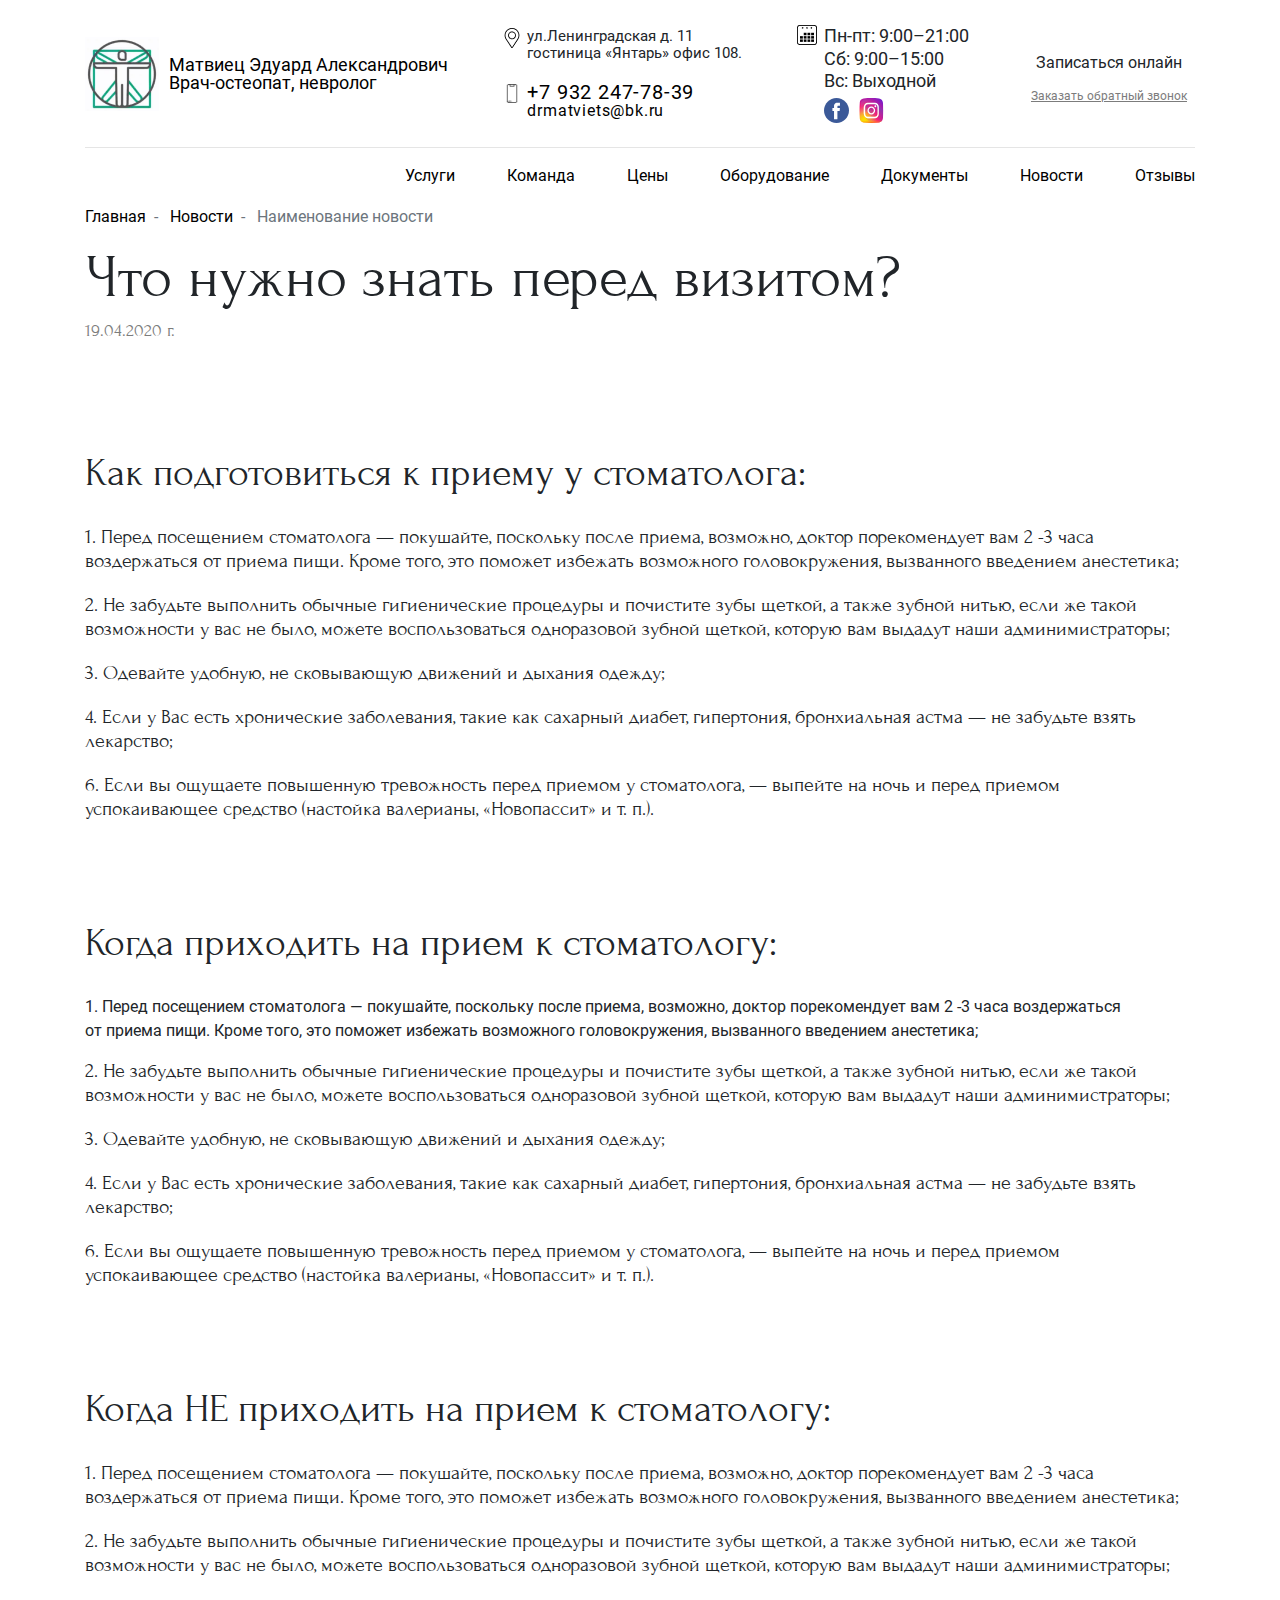
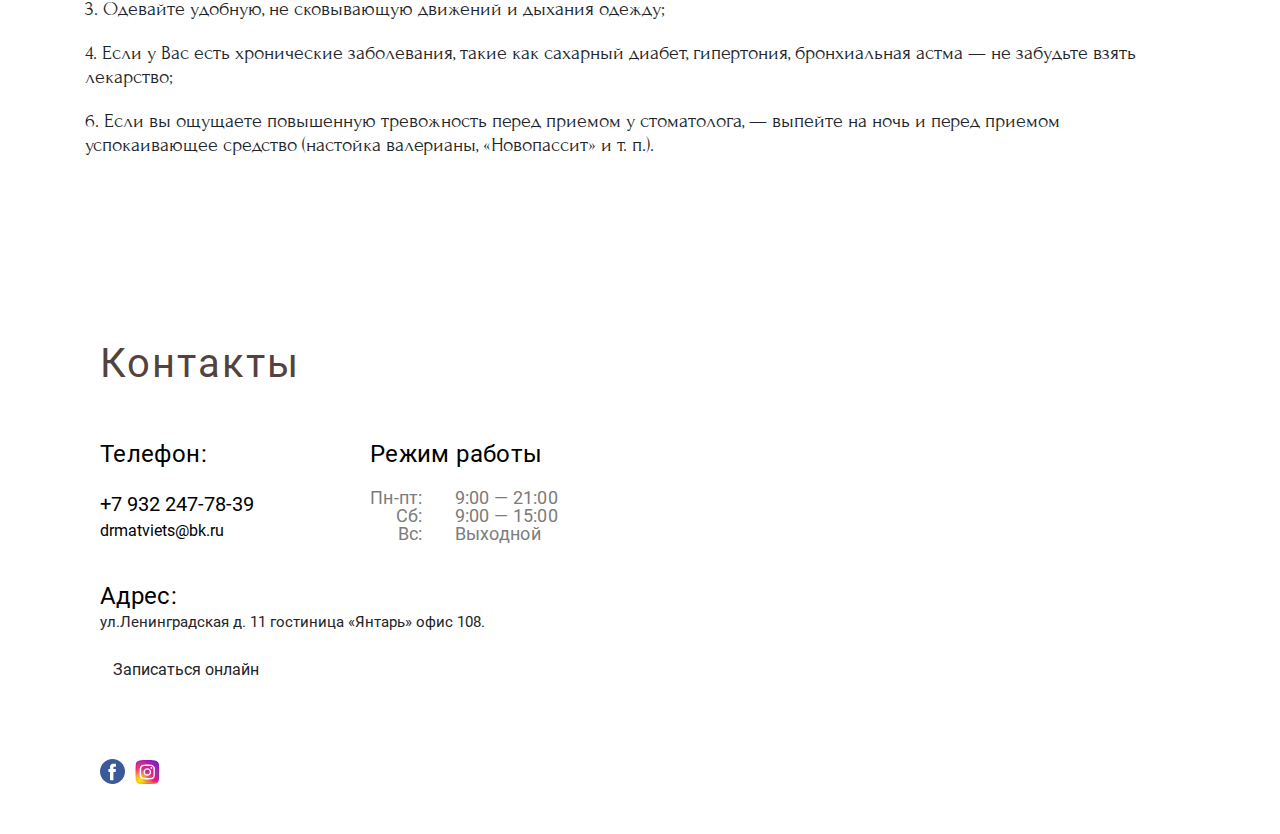
<file: page-news-item.html>
<!DOCTYPE html>
<html lang="ru" class="page">

<head>
  <meta charset="UTF-8">
  <meta name="viewport" content="width=device-width, initial-scale=1.0">
  <link rel="shortcut icon" href="favicon.ico" type="image/x-icon">
  <meta http-equiv="X-UA-Compatible" content="ie=edge">
  <meta name="theme-color" content="#111111">
  <title>Матвиец Э.А. | Врач-остеопат, невролог</title>
  <link rel="preload" href="fonts/ForumRegular.woff2" as="font" type="font/woff2" crossorigin>
  <link rel="preload" href="fonts/GothicA1-Light.woff2" as="font" type="font/woff2" crossorigin>
  <link rel="preload" href="fonts/GothicA1-Regular.woff2" as="font" type="font/woff2" crossorigin>
  <link rel="preload" href="fonts/RobotoLight.woff2" as="font" type="font/woff2" crossorigin>
  <link rel="preload" href="fonts/RobotoRegular.woff2" as="font" type="font/woff2" crossorigin>

  <link rel="stylesheet" href="css/vendor.css">
  <link rel="stylesheet" href="css/main.css">
  <!-- Bootstrap -->
  <link rel="stylesheet" href="https://stackpath.bootstrapcdn.com/bootstrap/4.3.1/css/bootstrap.min.css" integrity="sha384-ggOyR0iXCbMQv3Xipma34MD+dH/1fQ784/j6cY/iJTQUOhcWr7x9JvoRxT2MZw1T" crossorigin="anonymous">
  <link rel="stylesheet" href="https://unpkg.com/swiper/swiper-bundle.min.css" />
  <link href="./jquery.fancybox.min.css" rel="stylesheet">

  <script defer src="https://code.jquery.com/jquery-3.3.1.min.js"></script>
  <script defer src="./jquery.fancybox.min.js"></script>
  <script defer src="https://stackpath.bootstrapcdn.com/bootstrap/4.3.1/js/bootstrap.min.js"
integrity="sha384-JjSmVgyd0p3pXB1rRibZUAYoIIy6OrQ6VrjIEaFf/nJGzIxFDsf4x0xIM+B07jRM" crossorigin="anonymous"></script>
  <script defer src="https://api-maps.yandex.ru/2.1/?apikey=ваш API-ключ&lang=ru_RU"></script>
  <script defer src="https://unpkg.com/swiper/swiper-bundle.min.js"></script>
  <script defer src="js/main.js"></script>
</head>

<body class="page__body">
  <div class="site-container">
    <header class="header">
  <div class="container">
    <div class="header__content">
      <a href="#" class="logo">
        <img loading="lazy" src="./img/logo.png" class="image logo__img" width="74" height="74" alt="Логотип">
        <h2 class="logo__descr">Матвиец Эдуард Александрович</br>Врач-остеопат, невролог</h2>
      </a>
      <div class="header__col1">
        <div class="header__location">
          <img loading="lazy" src="./img/icon/pin.png" class="image header__location-img" width="20" height="20" alt="Иконка локации">
          <div class="header__location-text">ул.Ленинградская д. 11</br>гостиница «Янтарь» офис 108.</div>
        </div>
        <div class="header__contacts">
          <img loading="lazy" src="./img/icon/phone.png" class="image header__contacts-img" width="20" height="20" alt="Иконка локации">
          <div class="header__contacts-content">
            <a href="tel:+79322477839" class="header__contacts-phone">+7 932 247-78-39</a>
            <a href="mailto:drmatviets@bk.ru" class="header__contacts-email">drmatviets@bk.ru</a>
          </div>
        </div>
      </div>
      <div class="header__col2">
        <div class="header__schedule">
          <img loading="lazy" src="./img/icon/calendar.png" class="image header__schedule-img" width="20" height="20" alt="Иконка календаря">
          <div class="header__schedule-content">
            <div class="header__schedule-text">Пн-пт: 9:00–21:00</br>Сб: 9:00–15:00</br>Вс: Выходной</div>
            <div class="social">
              <div class="social__item"><a href="#" class="social__link"><img src="./img/icon/facebook.svg" class="image" width="25"
                    height="25" alt="Наша страничка в Фейсбук"></a></div>
              <div class="social__item"><a href="#" class="social__link"><img src="./img/icon/instagram.svg" class="image"
                    width="25" height="25" alt="Наша страничка в Инстаграме"></a></div>
            </div>
          </div>
        </div>
      </div>
      <div class="header__col3">
        <button class="btn-reset btn">Записаться онлайн</button>
        <button class="btn-reset callback-btn">Заказать обратный звонок</button>
      </div>
    </div>
    <nav class="nav">
      <ul class="list-reset nav__list">
        <li class="nav__item"><a href="#" class="nav__link">Услуги</a></li>
        <li class="nav__item"><a href="#" class="nav__link">Команда</a></li>
        <li class="nav__item"><a href="#" class="nav__link">Цены</a></li>
        <li class="nav__item"><a href="#" class="nav__link">Оборудование</a></li>
        <li class="nav__item"><a href="#" class="nav__link">Документы</a></li>
        <li class="nav__item"><a href="#" class="nav__link">Новости</a></li>
        <li class="nav__item"><a href="#" class="nav__link">Отзывы</a></li>
      </ul>
    </nav>

  </div>
</header>

    <main class="main">
      <div class="container">
        <ol class="breadcrumb news-breadcrumb">
          <li class="breadcrumb-item"><a href="index.html">Главная</a></li>
          <li class="breadcrumb-item"><a href="page-news.html">Новости</a></li>
          <li class="breadcrumb-item active">Наименование новости</li>
        </ol>

        <h1 class="news-page-item__title">Что нужно знать перед визитом?</h1>
        <div class="news-page-item__data">19.04.2020 г.</div>

        <div class="news-page-item__row row">
          <div class="news-page-item__item col-12">
            <h2 class="news-page-item__item-title">Как подготовиться к приему у стоматолога:</h2>
            <p class="news-page-item__item-text">
              1. Перед посещением стоматолога — покушайте, поскольку после приема, возможно, доктор порекомендует вам 2 -3 часа
              воздержаться от приема пищи. Кроме того, это поможет избежать возможного головокружения, вызванного введением
              анестетика;
            </p>
            <p class="news-page-item__item-text">
              2. Не забудьте выполнить обычные гигиенические процедуры и почистите зубы щеткой, а также зубной нитью, если же такой
              возможности у вас не было, можете воспользоваться одноразовой зубной щеткой, которую вам выдадут наши админимистраторы;
            </p>
            <p class="news-page-item__item-text">
              3. Одевайте удобную, не сковывающую движений и дыхания одежду;
            </p>
            <p class="news-page-item__item-text">
              4. Если у Вас есть хронические заболевания, такие как сахарный диабет, гипертония, бронхиальная астма — не забудьте взять лекарство;
            </p>
            <p class="news-page-item__item-text">
              6. Если вы ощущаете повышенную тревожность перед приемом у стоматолога, — выпейте на ночь и перед приемом успокаивающее средство (настойка валерианы, «Новопассит» и т. п.).
            </p>
          </div>
        </div>
        <div class="news-page-item__row row">
          <div class="news-page-item__item col-12">
            <h2 class="news-page-item__item-title">Когда приходить на прием к стоматологу:</h2>
            <p class="news-pag-iteme__item-text">
              1. Перед посещением стоматолога — покушайте, поскольку после приема, возможно, доктор порекомендует вам 2 -3 часа
              воздержаться от приема пищи. Кроме того, это поможет избежать возможного головокружения, вызванного введением
              анестетика;
            </p>
            <p class="news-page-item__item-text">
              2. Не забудьте выполнить обычные гигиенические процедуры и почистите зубы щеткой, а также зубной нитью, если же такой
              возможности у вас не было, можете воспользоваться одноразовой зубной щеткой, которую вам выдадут наши админимистраторы;
            </p>
            <p class="news-page-item__item-text">
              3. Одевайте удобную, не сковывающую движений и дыхания одежду;
            </p>
            <p class="news-page-item__item-text">
              4. Если у Вас есть хронические заболевания, такие как сахарный диабет, гипертония, бронхиальная астма — не забудьте взять лекарство;
            </p>
            <p class="news-page-item__item-text">
              6. Если вы ощущаете повышенную тревожность перед приемом у стоматолога, — выпейте на ночь и перед приемом успокаивающее средство (настойка валерианы, «Новопассит» и т. п.).
            </p>
          </div>
        </div>
        <div class="news-page-item__row row">
          <div class="news-page-item__item col-12">
            <h2 class="news-page-item__item-title">Когда НЕ приходить на прием к стоматологу:</h2>
            <p class="news-page-item__item-text">
              1. Перед посещением стоматолога — покушайте, поскольку после приема, возможно, доктор порекомендует вам 2 -3 часа
              воздержаться от приема пищи. Кроме того, это поможет избежать возможного головокружения, вызванного введением
              анестетика;
            </p>
            <p class="news-page-item__item-text">
              2. Не забудьте выполнить обычные гигиенические процедуры и почистите зубы щеткой, а также зубной нитью, если же такой
              возможности у вас не было, можете воспользоваться одноразовой зубной щеткой, которую вам выдадут наши админимистраторы;
            </p>
            <p class="news-page-item__item-text">
              3. Одевайте удобную, не сковывающую движений и дыхания одежду;
            </p>
            <p class="news-page-item__item-text">
              4. Если у Вас есть хронические заболевания, такие как сахарный диабет, гипертония, бронхиальная астма — не забудьте взять лекарство;
            </p>
            <p class="news-page-item__item-text">
              6. Если вы ощущаете повышенную тревожность перед приемом у стоматолога, — выпейте на ночь и перед приемом успокаивающее средство (настойка валерианы, «Новопассит» и т. п.).
            </p>
          </div>
        </div>
        <section class="contacts">
  <div class="container contacts__container">
    <div class="contacts__col">
      <h2 class="contacts__title title">Контакты</h2>
      <div class="contacts__content">
        <div class="contacts__item contacts__item-column">
          <h3 class="contacts__item-title">Телефон:</h3>
          <a href="tel:+79322477839" class="contacts__item-phone">+7 932 247-78-39</a>
          <a href="mailto:drmatviets@bk.ru" class="contacts__item-email">drmatviets@bk.ru</a>
        </div>
        <div class="contacts__item">
          <h3 class="contacts__item-title">Режим работы</h3>
          <div class="contacts__item-schedule">
            <div class="contacts__item-schedule-day">
              Пн-пт:</br>
              Сб:</br>
              Вс:
            </div>
            <div class="contacts__item-schedule-time">
              9:00 — 21:00</br>
              9:00 — 15:00</br>
              Выходной
            </div>
          </div>
        </div>
        <div class="contacts__item">
          <h3 class="contacts__item-title contacts__item-title-address">Адрес:</h3>
          <div class="contacts__item-text">ул.Ленинградская д. 11 гостиница «Янтарь» офис 108.</div>
          <button class="btn-reset btn">Записаться онлайн</button>
        </div>
      </div>
      <div class="social">
        <div class="social__item"><a href="#" class="social__link"><img src="./img/icon/facebook.svg" class="image" width="25"
              height="25" alt="Наша страничка в Фейсбук"></a></div>
        <div class="social__item"><a href="#" class="social__link"><img src="./img/icon/instagram.svg" class="image"
              width="25" height="25" alt="Наша страничка в Инстаграме"></a></div>
      </div>
    </div>
    <div id="map" class="map"></div>
  </div>
</section>

      </div>
    </main>
  </div>
</body>
</html>
</file>
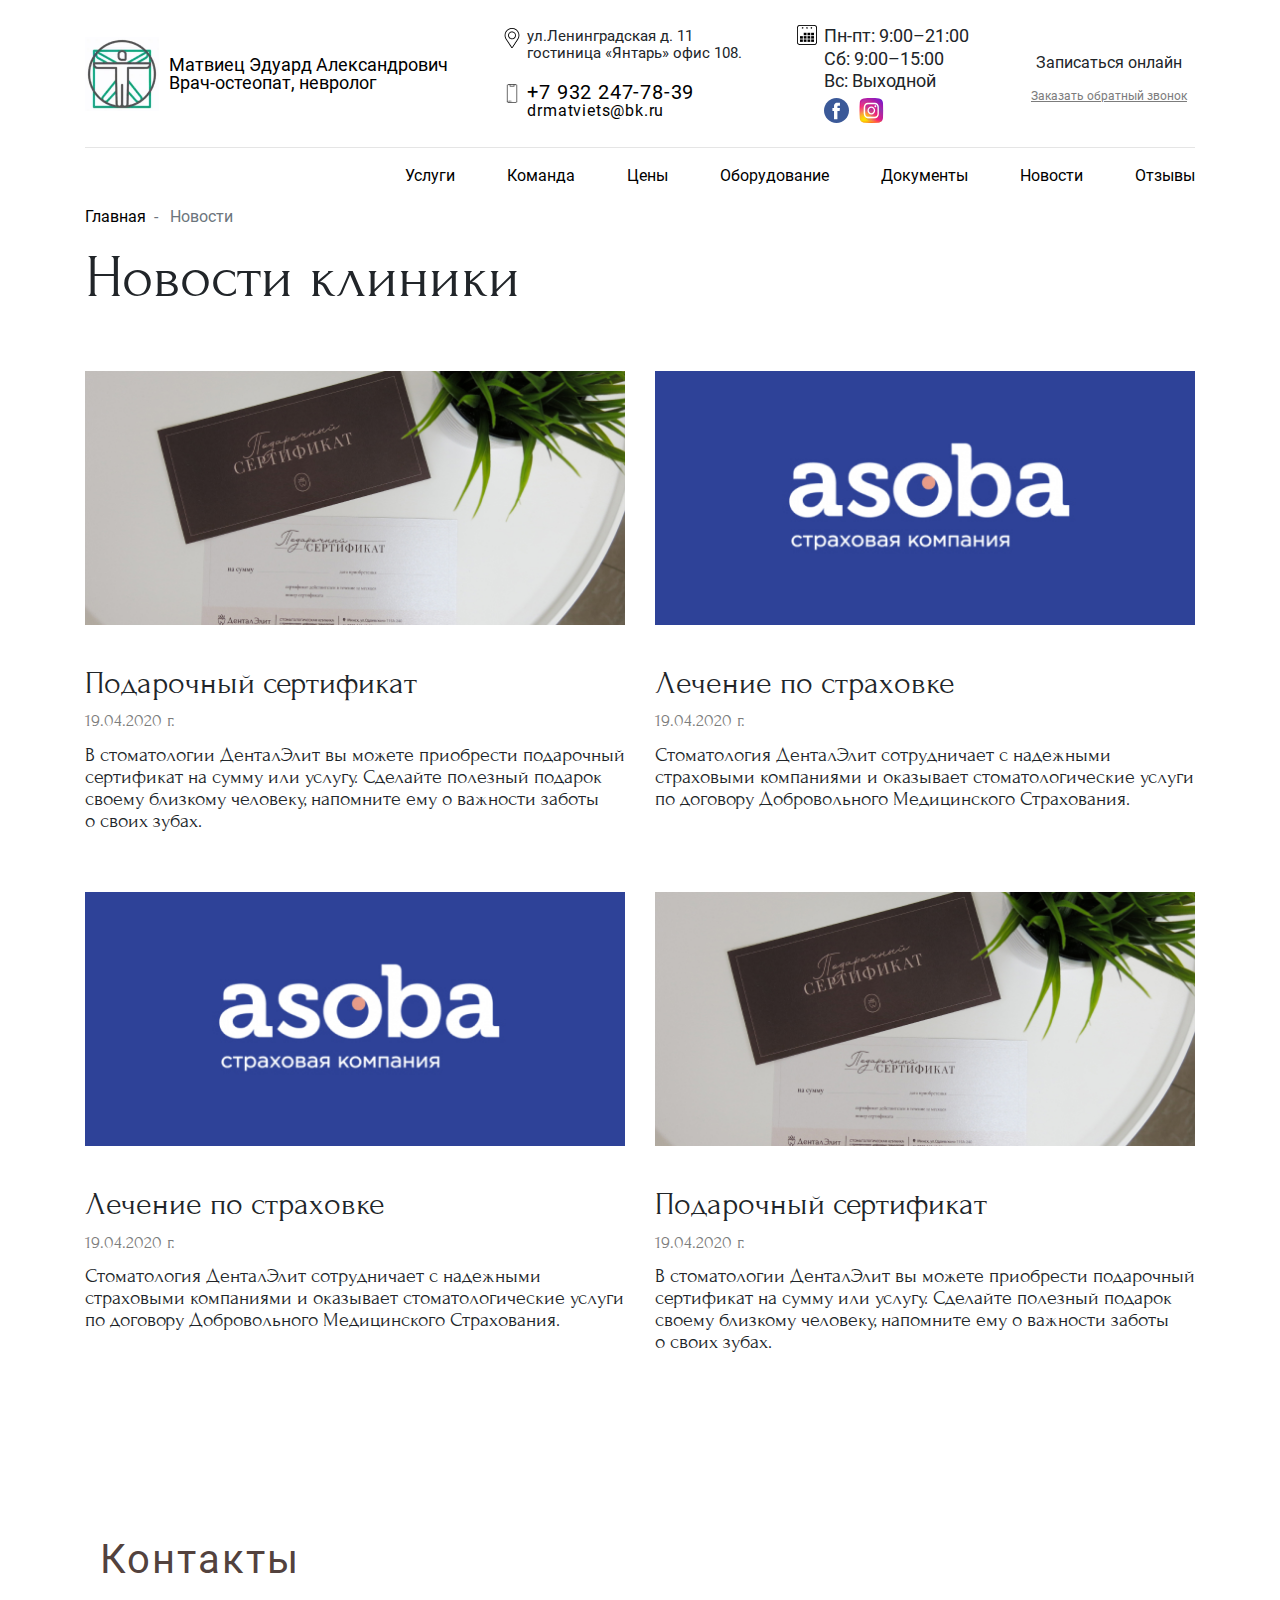
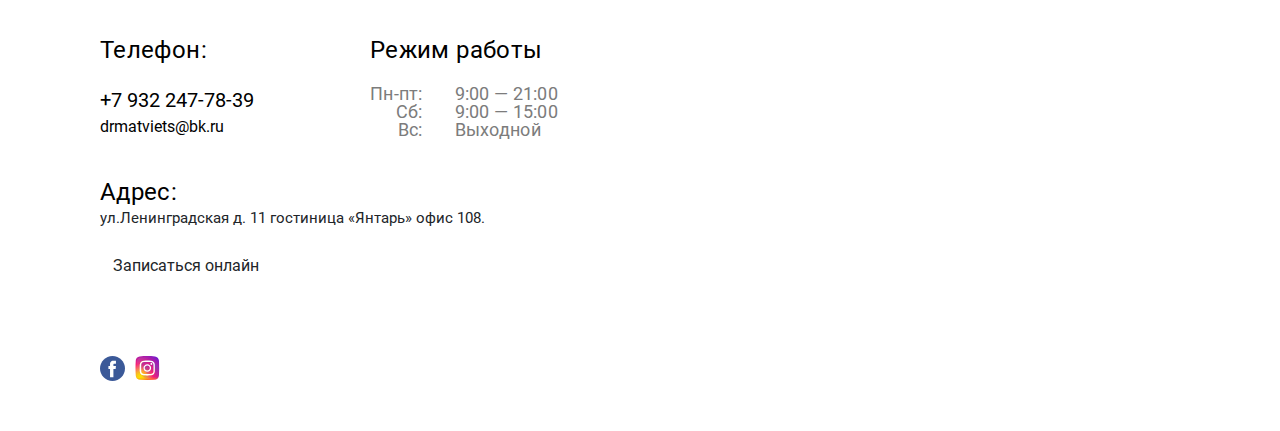
<file: page-news.html>
<!DOCTYPE html>
<html lang="ru" class="page">

<head>
  <meta charset="UTF-8">
  <meta name="viewport" content="width=device-width, initial-scale=1.0">
  <link rel="shortcut icon" href="favicon.ico" type="image/x-icon">
  <meta http-equiv="X-UA-Compatible" content="ie=edge">
  <meta name="theme-color" content="#111111">
  <title>Матвиец Э.А. | Врач-остеопат, невролог</title>
  <link rel="preload" href="fonts/ForumRegular.woff2" as="font" type="font/woff2" crossorigin>
  <link rel="preload" href="fonts/GothicA1-Light.woff2" as="font" type="font/woff2" crossorigin>
  <link rel="preload" href="fonts/GothicA1-Regular.woff2" as="font" type="font/woff2" crossorigin>
  <link rel="preload" href="fonts/RobotoLight.woff2" as="font" type="font/woff2" crossorigin>
  <link rel="preload" href="fonts/RobotoRegular.woff2" as="font" type="font/woff2" crossorigin>

  <link rel="stylesheet" href="css/vendor.css">
  <link rel="stylesheet" href="css/main.css">
  <!-- Bootstrap -->
  <link rel="stylesheet" href="https://stackpath.bootstrapcdn.com/bootstrap/4.3.1/css/bootstrap.min.css" integrity="sha384-ggOyR0iXCbMQv3Xipma34MD+dH/1fQ784/j6cY/iJTQUOhcWr7x9JvoRxT2MZw1T" crossorigin="anonymous">
  <link rel="stylesheet" href="https://unpkg.com/swiper/swiper-bundle.min.css" />
  <link href="./jquery.fancybox.min.css" rel="stylesheet">

  <script defer src="https://code.jquery.com/jquery-3.3.1.min.js"></script>
  <script defer src="./jquery.fancybox.min.js"></script>
  <script defer src="https://stackpath.bootstrapcdn.com/bootstrap/4.3.1/js/bootstrap.min.js"
integrity="sha384-JjSmVgyd0p3pXB1rRibZUAYoIIy6OrQ6VrjIEaFf/nJGzIxFDsf4x0xIM+B07jRM" crossorigin="anonymous"></script>
  <script defer src="https://api-maps.yandex.ru/2.1/?apikey=ваш API-ключ&lang=ru_RU"></script>
  <script defer src="https://unpkg.com/swiper/swiper-bundle.min.js"></script>
  <script defer src="js/main.js"></script>
</head>

<body class="page__body">
  <div class="site-container">
    <header class="header">
  <div class="container">
    <div class="header__content">
      <a href="#" class="logo">
        <img loading="lazy" src="./img/logo.png" class="image logo__img" width="74" height="74" alt="Логотип">
        <h2 class="logo__descr">Матвиец Эдуард Александрович</br>Врач-остеопат, невролог</h2>
      </a>
      <div class="header__col1">
        <div class="header__location">
          <img loading="lazy" src="./img/icon/pin.png" class="image header__location-img" width="20" height="20" alt="Иконка локации">
          <div class="header__location-text">ул.Ленинградская д. 11</br>гостиница «Янтарь» офис 108.</div>
        </div>
        <div class="header__contacts">
          <img loading="lazy" src="./img/icon/phone.png" class="image header__contacts-img" width="20" height="20" alt="Иконка локации">
          <div class="header__contacts-content">
            <a href="tel:+79322477839" class="header__contacts-phone">+7 932 247-78-39</a>
            <a href="mailto:drmatviets@bk.ru" class="header__contacts-email">drmatviets@bk.ru</a>
          </div>
        </div>
      </div>
      <div class="header__col2">
        <div class="header__schedule">
          <img loading="lazy" src="./img/icon/calendar.png" class="image header__schedule-img" width="20" height="20" alt="Иконка календаря">
          <div class="header__schedule-content">
            <div class="header__schedule-text">Пн-пт: 9:00–21:00</br>Сб: 9:00–15:00</br>Вс: Выходной</div>
            <div class="social">
              <div class="social__item"><a href="#" class="social__link"><img src="./img/icon/facebook.svg" class="image" width="25"
                    height="25" alt="Наша страничка в Фейсбук"></a></div>
              <div class="social__item"><a href="#" class="social__link"><img src="./img/icon/instagram.svg" class="image"
                    width="25" height="25" alt="Наша страничка в Инстаграме"></a></div>
            </div>
          </div>
        </div>
      </div>
      <div class="header__col3">
        <button class="btn-reset btn">Записаться онлайн</button>
        <button class="btn-reset callback-btn">Заказать обратный звонок</button>
      </div>
    </div>
    <nav class="nav">
      <ul class="list-reset nav__list">
        <li class="nav__item"><a href="#" class="nav__link">Услуги</a></li>
        <li class="nav__item"><a href="#" class="nav__link">Команда</a></li>
        <li class="nav__item"><a href="#" class="nav__link">Цены</a></li>
        <li class="nav__item"><a href="#" class="nav__link">Оборудование</a></li>
        <li class="nav__item"><a href="#" class="nav__link">Документы</a></li>
        <li class="nav__item"><a href="#" class="nav__link">Новости</a></li>
        <li class="nav__item"><a href="#" class="nav__link">Отзывы</a></li>
      </ul>
    </nav>

  </div>
</header>

    <main class="main">
      <div class="container">
        <ol class="breadcrumb news-breadcrumb">
          <li class="breadcrumb-item"><a href="index.html">Главная</a></li>
          <li class="breadcrumb-item active">Новости</li>
        </ol>

        <h2 class="news-page__title">Новости клиники</h2>
        <div class="news-page__row row">
          <div class="col-sm-12 col-md-6 col-lg-6">
            <div class="news-page__item">
              <div class="news-page__item-img">
                <img loading="lazy" src="./img/page-news/podarochniy_sertificate.jpg" class="image" width="544" height="256" alt="Подарочный сертификат">
              </div>
              <a class="news-page__item-title" href="page-news-item.html"><h2>Подарочный сертификат</h2></a>
              <div class="news-page__item-data">19.04.2020 г.</div>
              <p class="news-page__item-text">
                В стоматологии ДенталЭлит вы можете приобрести подарочный сертификат на сумму или услугу. Сделайте полезный подарок своему близкому человеку, напомните ему о важности заботы о своих зубах.
              </p>
            </div>
          </div>
          <div class="col-sm-12 col-md-6 col-lg-6">
            <div class="news-page__item">
              <div class="news-page__item-img">
                <img loading="lazy" src="./img/page-news/lechenie_po_strahovke.jpg" class="image" width="544" height="256" alt="Лечение по страховке">
              </div>
              <a class="news-page__item-title" href="page-news-item.html"><h2>Лечение по страховке</h2></a>
              <div class="news-page__item-data">19.04.2020 г.</div>
              <p class="news-page__item-text">
                Стоматология ДенталЭлит сотрудничает с надежными страховыми компаниями и оказывает стоматологические услуги по договору Добровольного Медицинского Страхования.
              </p>
            </div>
          </div>
          <div class="col-sm-12 col-md-6 col-lg-6">
            <div class="news-page__item">
              <div class="news-page__item-img">
                <img loading="lazy" src="./img/page-news/lechenie_po_strahovke.jpg" class="image" width="544" height="256" alt="Лечение по страховке">
              </div>
              <a class="news-page__item-title" href="page-news-item.html"><h2>Лечение по страховке</h2></a>
              <div class="news-page__item-data">19.04.2020 г.</div>
              <p class="news-page__item-text">
                Стоматология ДенталЭлит сотрудничает с надежными страховыми компаниями и оказывает стоматологические услуги по договору Добровольного Медицинского Страхования.
              </p>
            </div>
          </div>
          <div class="col-sm-12 col-md-6 col-lg-6">
            <div class="news-page__item">
              <div class="news-page__item-img">
                <img loading="lazy" src="./img/page-news/podarochniy_sertificate.jpg" class="image" width="544" height="256"
                  alt="Подарочный сертификат">
              </div>
              <a class="news-page__item-title" href="page-news-item.html"><h2>Подарочный сертификат</h2></a>
              <div class="news-page__item-data">19.04.2020 г.</div>
              <p class="news-page__item-text">
                В стоматологии ДенталЭлит вы можете приобрести подарочный сертификат на сумму или услугу. Сделайте полезный
                подарок своему близкому человеку, напомните ему о важности заботы о своих зубах.
              </p>
            </div>
          </div>
        </div>
        <section class="contacts">
  <div class="container contacts__container">
    <div class="contacts__col">
      <h2 class="contacts__title title">Контакты</h2>
      <div class="contacts__content">
        <div class="contacts__item contacts__item-column">
          <h3 class="contacts__item-title">Телефон:</h3>
          <a href="tel:+79322477839" class="contacts__item-phone">+7 932 247-78-39</a>
          <a href="mailto:drmatviets@bk.ru" class="contacts__item-email">drmatviets@bk.ru</a>
        </div>
        <div class="contacts__item">
          <h3 class="contacts__item-title">Режим работы</h3>
          <div class="contacts__item-schedule">
            <div class="contacts__item-schedule-day">
              Пн-пт:</br>
              Сб:</br>
              Вс:
            </div>
            <div class="contacts__item-schedule-time">
              9:00 — 21:00</br>
              9:00 — 15:00</br>
              Выходной
            </div>
          </div>
        </div>
        <div class="contacts__item">
          <h3 class="contacts__item-title contacts__item-title-address">Адрес:</h3>
          <div class="contacts__item-text">ул.Ленинградская д. 11 гостиница «Янтарь» офис 108.</div>
          <button class="btn-reset btn">Записаться онлайн</button>
        </div>
      </div>
      <div class="social">
        <div class="social__item"><a href="#" class="social__link"><img src="./img/icon/facebook.svg" class="image" width="25"
              height="25" alt="Наша страничка в Фейсбук"></a></div>
        <div class="social__item"><a href="#" class="social__link"><img src="./img/icon/instagram.svg" class="image"
              width="25" height="25" alt="Наша страничка в Инстаграме"></a></div>
      </div>
    </div>
    <div id="map" class="map"></div>
  </div>
</section>

      </div>
    </main>

  </div>
</body>
</html>
</file>
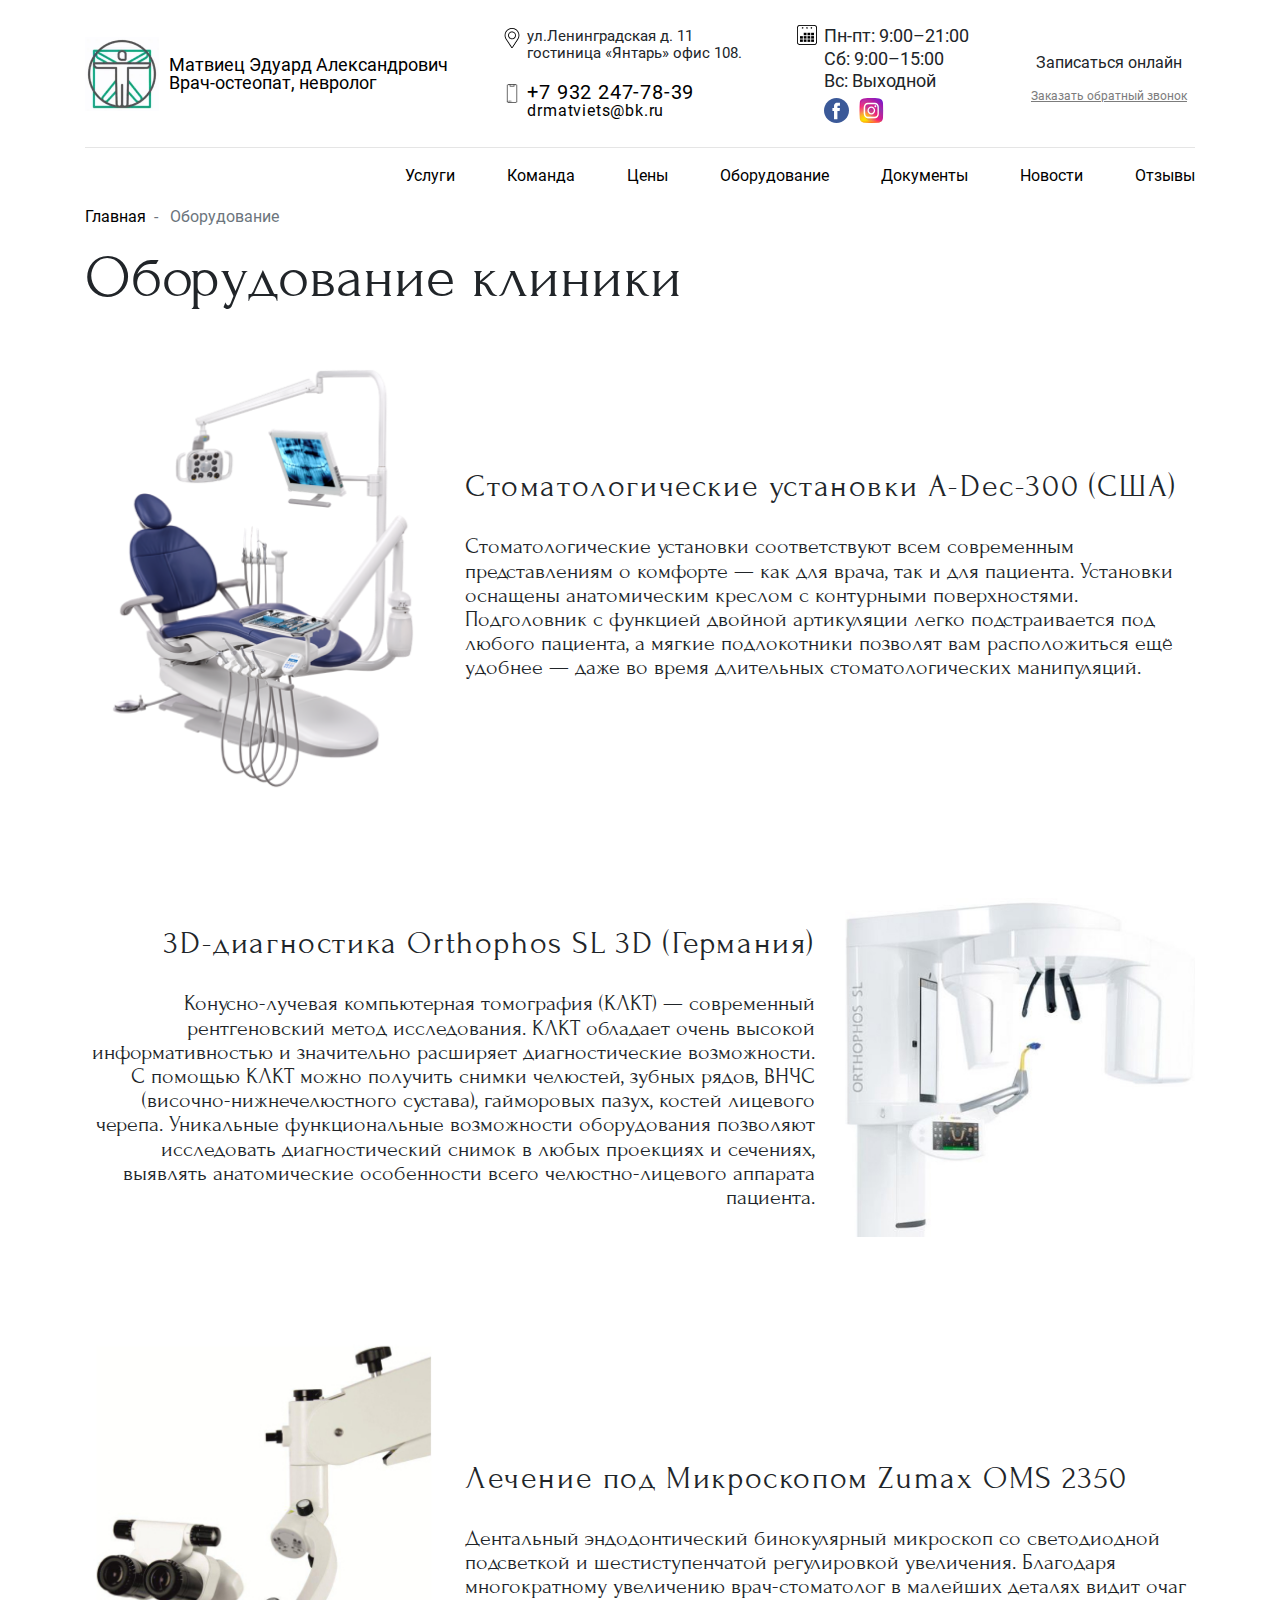
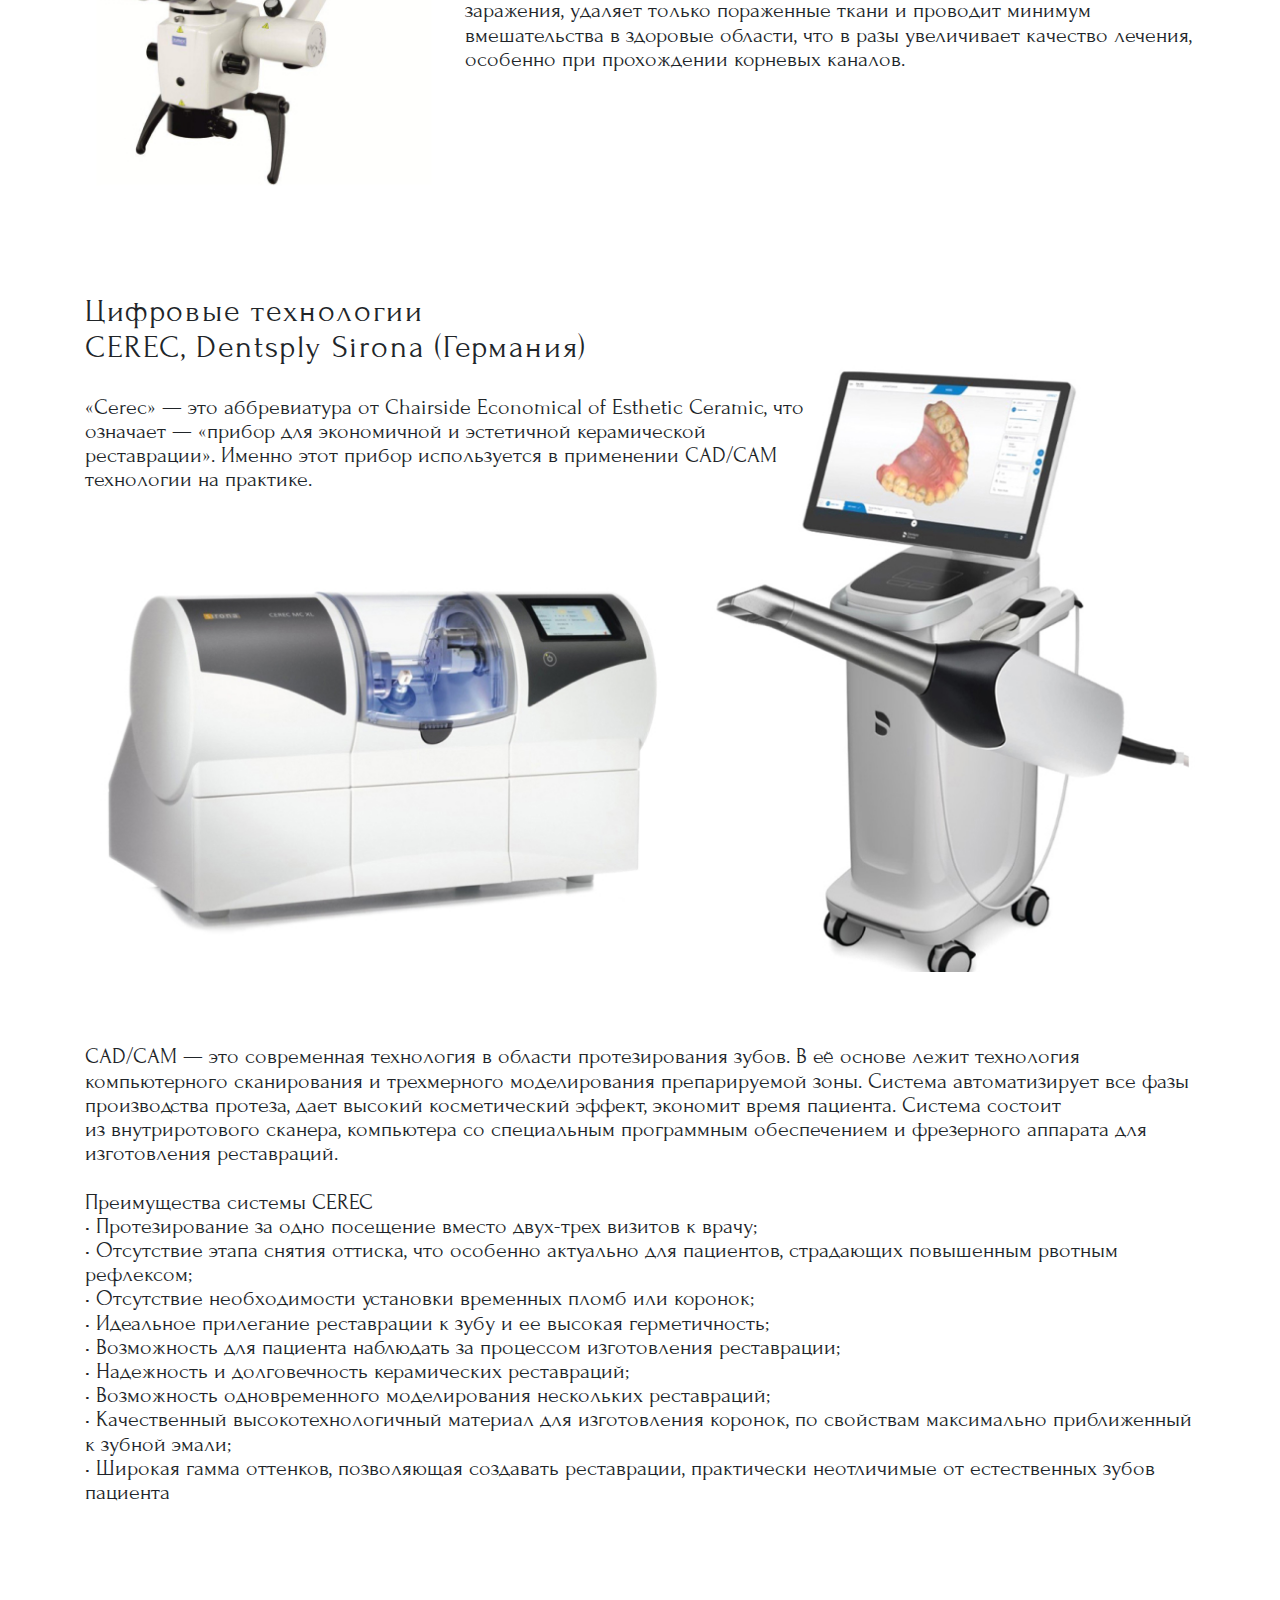
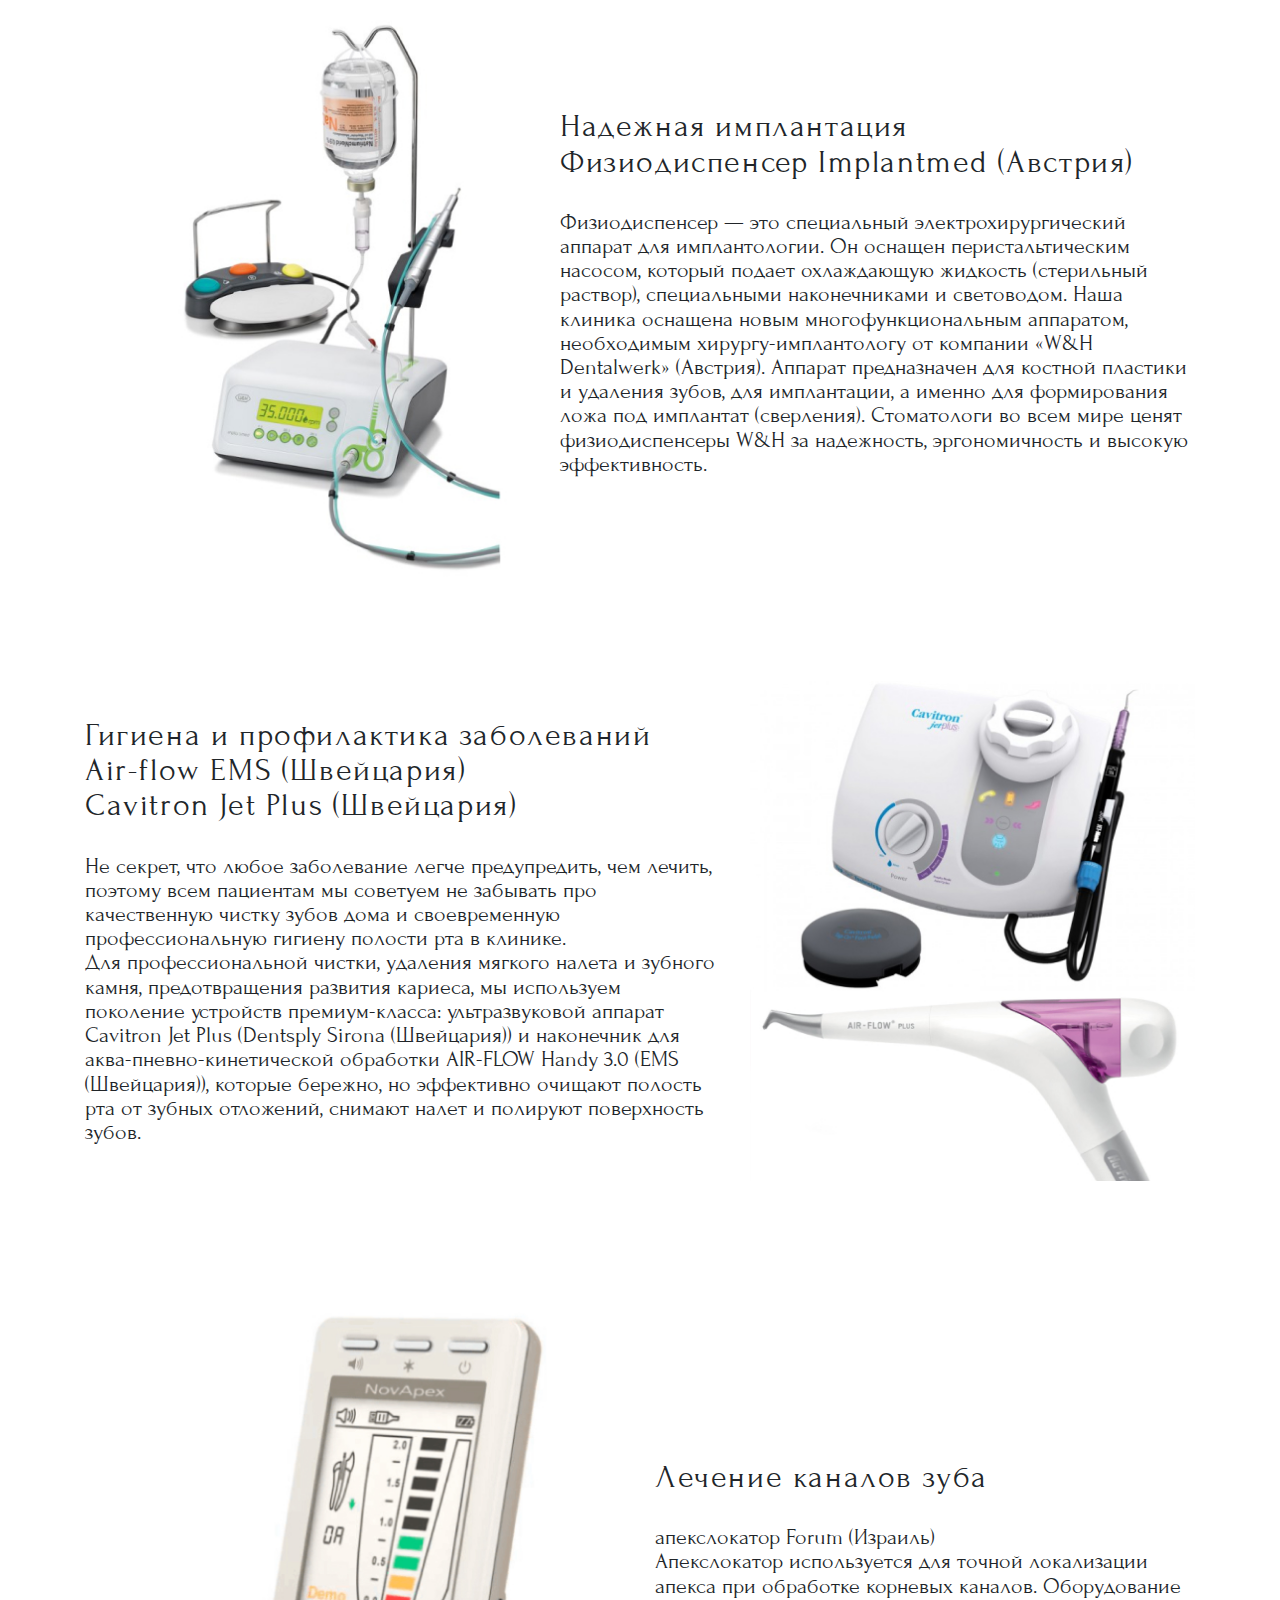
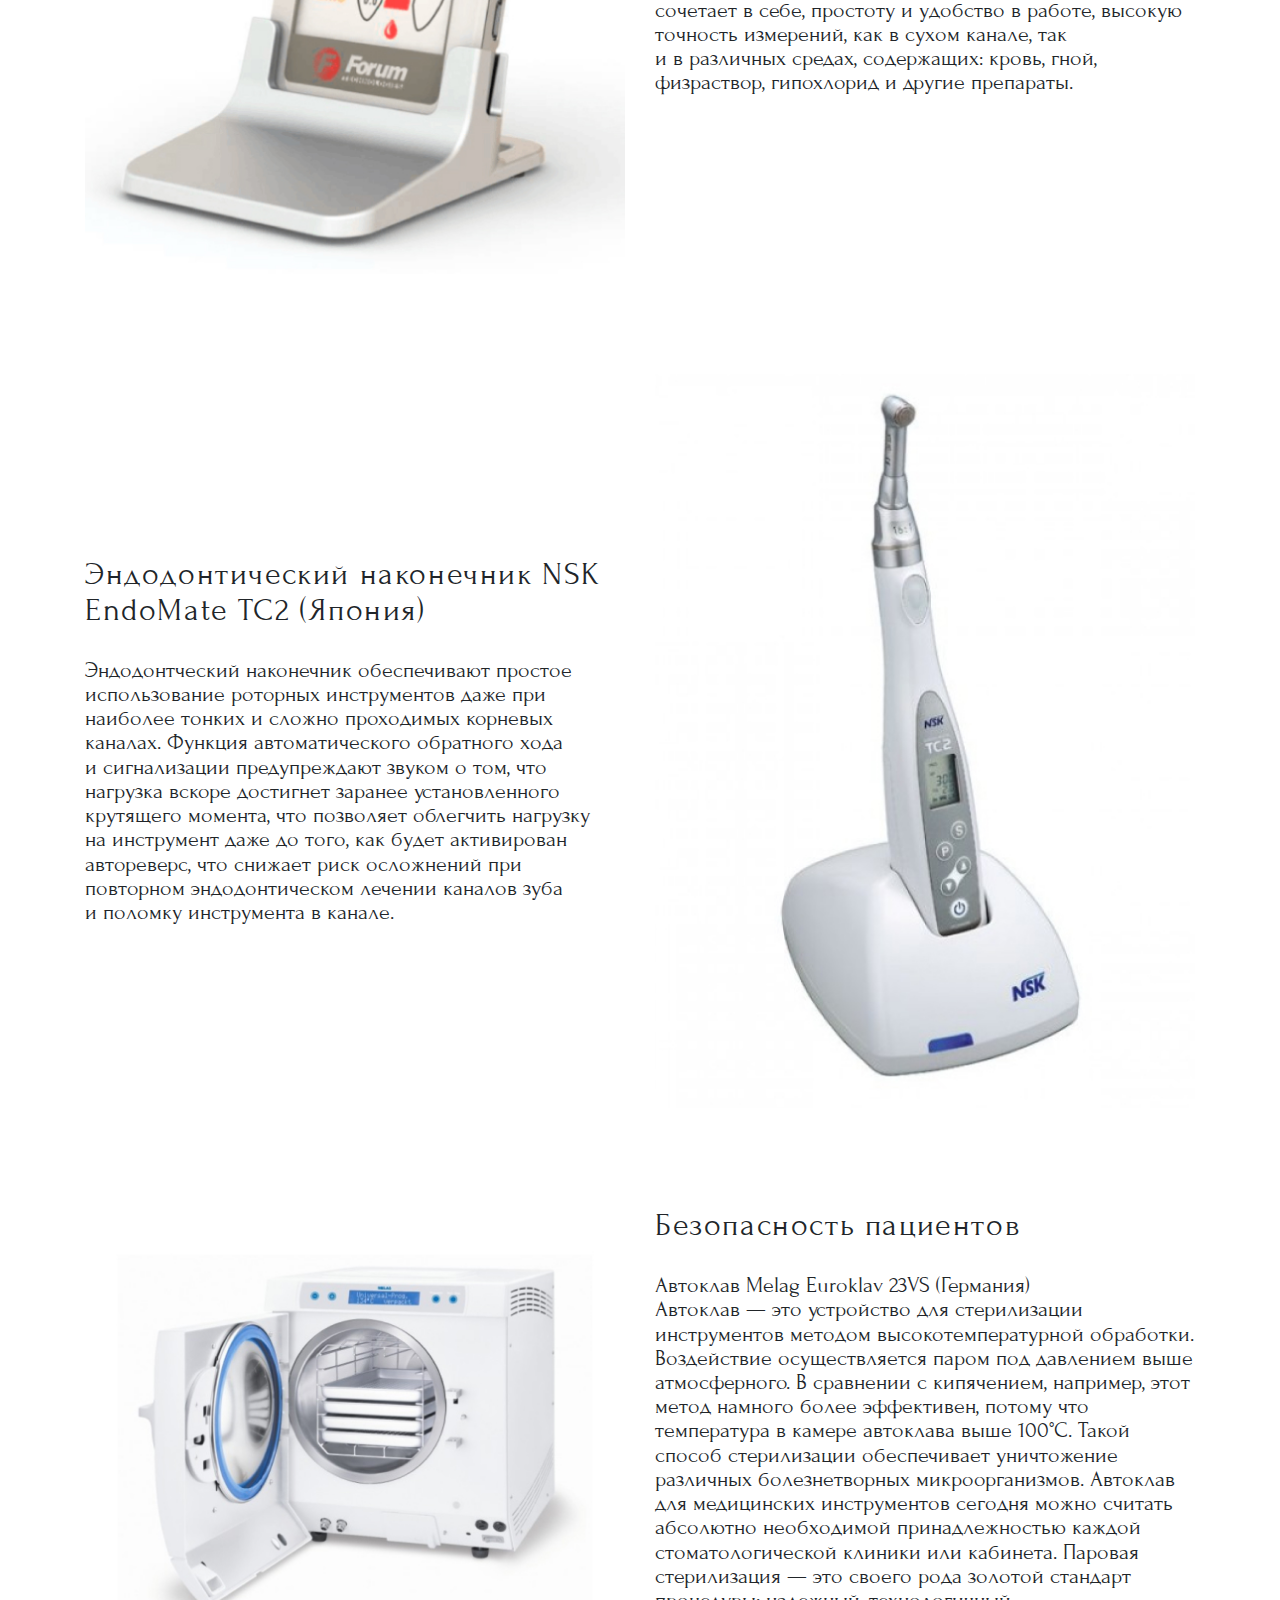
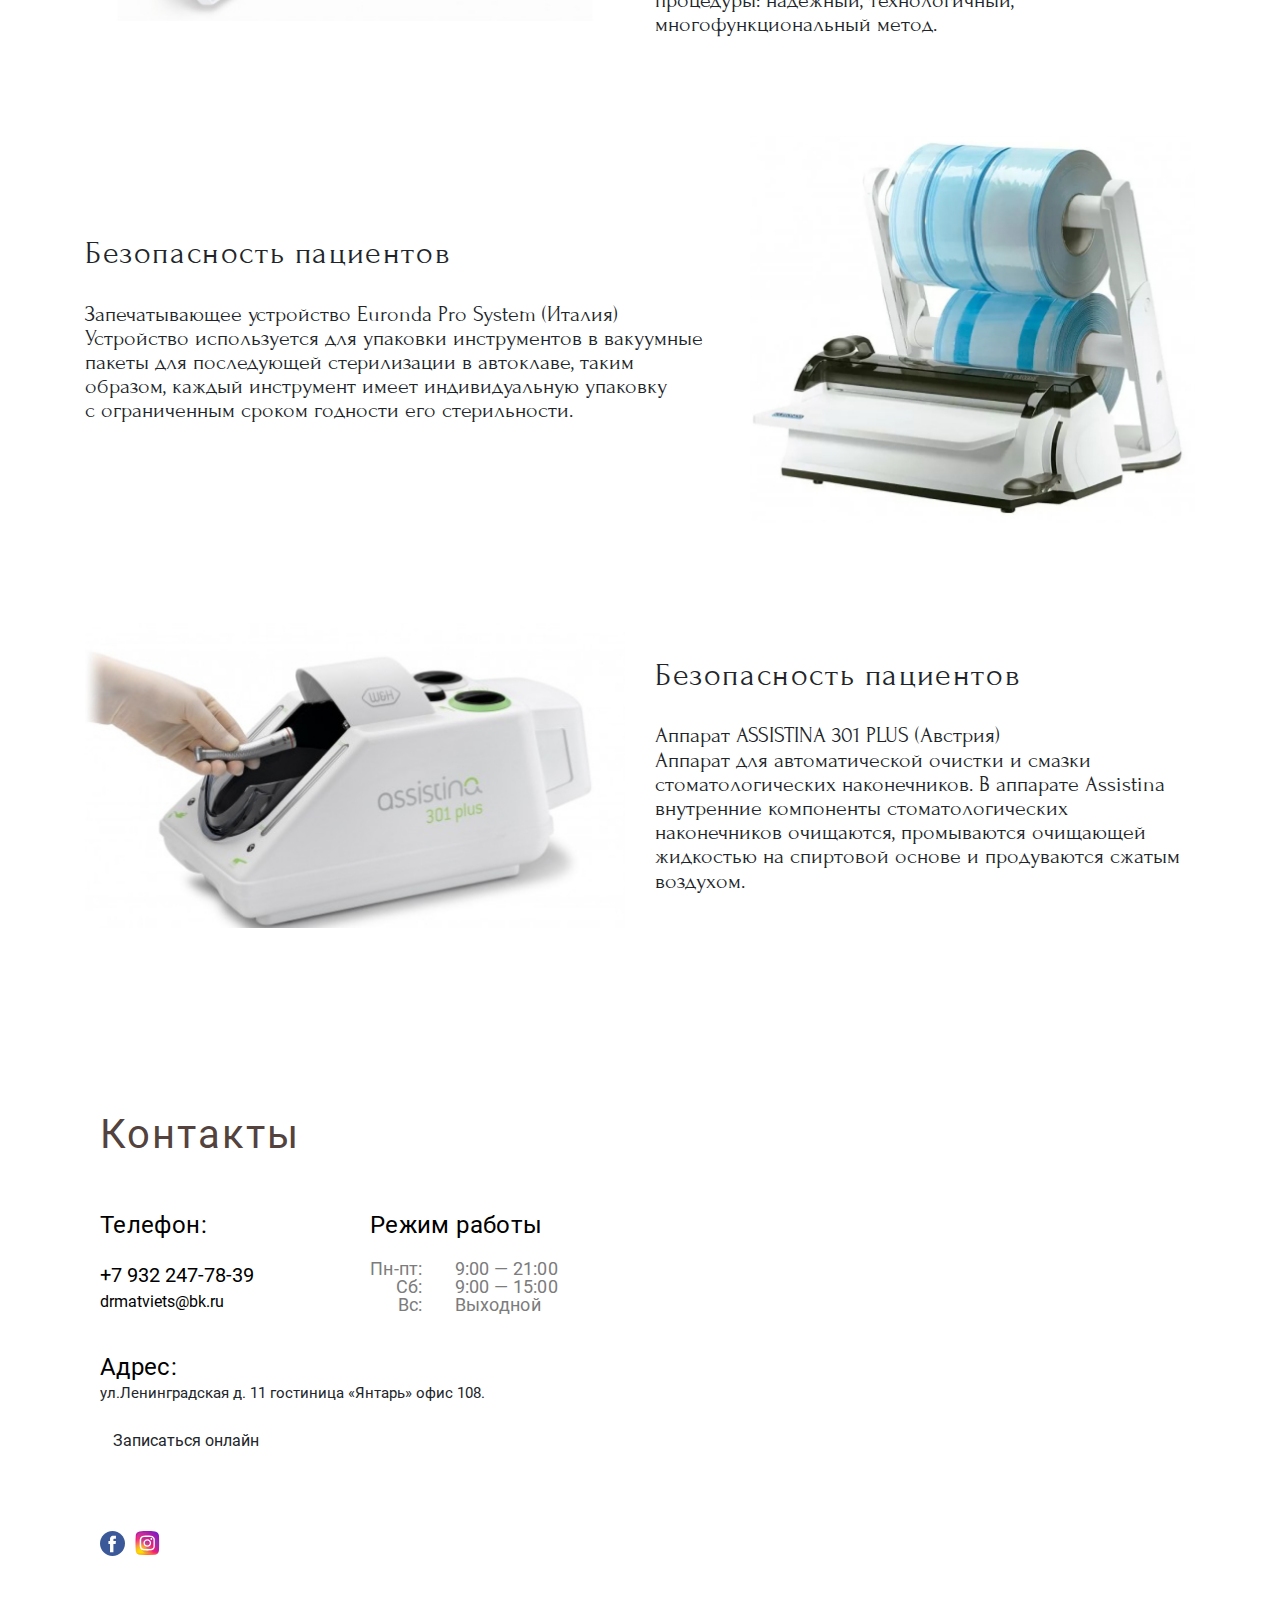
<file: page-oborudovanie.html>
<!DOCTYPE html>
<html lang="ru" class="page">

<head>
  <meta charset="UTF-8">
  <meta name="viewport" content="width=device-width, initial-scale=1.0">
  <link rel="shortcut icon" href="favicon.ico" type="image/x-icon">
  <meta http-equiv="X-UA-Compatible" content="ie=edge">
  <meta name="theme-color" content="#111111">
  <title>Матвиец Э.А. | Врач-остеопат, невролог</title>
  <link rel="preload" href="fonts/ForumRegular.woff2" as="font" type="font/woff2" crossorigin>
  <link rel="preload" href="fonts/GothicA1-Light.woff2" as="font" type="font/woff2" crossorigin>
  <link rel="preload" href="fonts/GothicA1-Regular.woff2" as="font" type="font/woff2" crossorigin>
  <link rel="preload" href="fonts/RobotoLight.woff2" as="font" type="font/woff2" crossorigin>
  <link rel="preload" href="fonts/RobotoRegular.woff2" as="font" type="font/woff2" crossorigin>

  <link rel="stylesheet" href="css/vendor.css">
  <link rel="stylesheet" href="css/main.css">
  <!-- Bootstrap -->
  <link rel="stylesheet" href="https://stackpath.bootstrapcdn.com/bootstrap/4.3.1/css/bootstrap.min.css" integrity="sha384-ggOyR0iXCbMQv3Xipma34MD+dH/1fQ784/j6cY/iJTQUOhcWr7x9JvoRxT2MZw1T" crossorigin="anonymous">
  <link rel="stylesheet" href="https://unpkg.com/swiper/swiper-bundle.min.css" />
  <link href="./jquery.fancybox.min.css" rel="stylesheet">

  <script defer src="https://code.jquery.com/jquery-3.3.1.min.js"></script>
  <script defer src="./jquery.fancybox.min.js"></script>
  <script defer src="https://stackpath.bootstrapcdn.com/bootstrap/4.3.1/js/bootstrap.min.js"
integrity="sha384-JjSmVgyd0p3pXB1rRibZUAYoIIy6OrQ6VrjIEaFf/nJGzIxFDsf4x0xIM+B07jRM" crossorigin="anonymous"></script>
  <script defer src="https://api-maps.yandex.ru/2.1/?apikey=ваш API-ключ&lang=ru_RU"></script>
  <script defer src="https://unpkg.com/swiper/swiper-bundle.min.js"></script>
  <script defer src="js/main.js"></script>
</head>

<body class="page__body">
  <div class="site-container">
    <header class="header">
  <div class="container">
    <div class="header__content">
      <a href="#" class="logo">
        <img loading="lazy" src="./img/logo.png" class="image logo__img" width="74" height="74" alt="Логотип">
        <h2 class="logo__descr">Матвиец Эдуард Александрович</br>Врач-остеопат, невролог</h2>
      </a>
      <div class="header__col1">
        <div class="header__location">
          <img loading="lazy" src="./img/icon/pin.png" class="image header__location-img" width="20" height="20" alt="Иконка локации">
          <div class="header__location-text">ул.Ленинградская д. 11</br>гостиница «Янтарь» офис 108.</div>
        </div>
        <div class="header__contacts">
          <img loading="lazy" src="./img/icon/phone.png" class="image header__contacts-img" width="20" height="20" alt="Иконка локации">
          <div class="header__contacts-content">
            <a href="tel:+79322477839" class="header__contacts-phone">+7 932 247-78-39</a>
            <a href="mailto:drmatviets@bk.ru" class="header__contacts-email">drmatviets@bk.ru</a>
          </div>
        </div>
      </div>
      <div class="header__col2">
        <div class="header__schedule">
          <img loading="lazy" src="./img/icon/calendar.png" class="image header__schedule-img" width="20" height="20" alt="Иконка календаря">
          <div class="header__schedule-content">
            <div class="header__schedule-text">Пн-пт: 9:00–21:00</br>Сб: 9:00–15:00</br>Вс: Выходной</div>
            <div class="social">
              <div class="social__item"><a href="#" class="social__link"><img src="./img/icon/facebook.svg" class="image" width="25"
                    height="25" alt="Наша страничка в Фейсбук"></a></div>
              <div class="social__item"><a href="#" class="social__link"><img src="./img/icon/instagram.svg" class="image"
                    width="25" height="25" alt="Наша страничка в Инстаграме"></a></div>
            </div>
          </div>
        </div>
      </div>
      <div class="header__col3">
        <button class="btn-reset btn">Записаться онлайн</button>
        <button class="btn-reset callback-btn">Заказать обратный звонок</button>
      </div>
    </div>
    <nav class="nav">
      <ul class="list-reset nav__list">
        <li class="nav__item"><a href="#" class="nav__link">Услуги</a></li>
        <li class="nav__item"><a href="#" class="nav__link">Команда</a></li>
        <li class="nav__item"><a href="#" class="nav__link">Цены</a></li>
        <li class="nav__item"><a href="#" class="nav__link">Оборудование</a></li>
        <li class="nav__item"><a href="#" class="nav__link">Документы</a></li>
        <li class="nav__item"><a href="#" class="nav__link">Новости</a></li>
        <li class="nav__item"><a href="#" class="nav__link">Отзывы</a></li>
      </ul>
    </nav>

  </div>
</header>

    <main class="main">
      <div class="container">
        <ol class="breadcrumb oborudovanie-breadcrumb">
          <li class="breadcrumb-item"><a href="index.html">Главная</a></li>
          <li class="breadcrumb-item active">Оборудование</li>
        </ol>

        <h2 class="oborudovanie__title">Оборудование клиники</h2>

        <div class="oborudovanie__row row">
          <div class="col-6 col-sm-6 col-md-6 col-lg-4">
            <img src="./img/page-oborudovanie/01.png" alt="Стоматологические установки A-Dec-300 (США)">
          </div>
          <div class="col-sm-12 col-md-12 col-lg-8">
            <h2 class="oborudovanie__item-title">Стоматологические установки A-Dec-300 (США)</h2>
            <div class="oborudovanie__item-text">
              Стоматологические установки соответствуют всем современным представлениям о комфорте — как для врача, так и для пациента. Установки оснащены анатомическим креслом с контурными поверхностями. Подголовник с функцией двойной артикуляции легко подстраивается под любого пациента, а мягкие подлокотники позволят вам расположиться ещё удобнее — даже во время длительных стоматологических манипуляций.
            </div>
          </div>
        </div>

        <div class="oborudovanie__row row">
          <div class="col-sm-12 col-md-12 col-lg-8">
            <h2 class="oborudovanie__item-title oborudovanie__item-title--right">3D-диагностика Orthophos SL 3D (Германия)</h2>
            <div class="oborudovanie__item-text oborudovanie__item-text--right">
              Конусно-лучевая компьютерная томография (КЛКТ) — современный рентгеновский метод исследования. КЛКТ обладает очень высокой информативностью и значительно расширяет диагностические возможности. С помощью КЛКТ можно получить снимки челюстей, зубных рядов, ВНЧС (височно-нижнечелюстного сустава), гайморовых пазух, костей лицевого черепа. Уникальные функциональные возможности оборудования позволяют исследовать диагностический снимок в любых проекциях и сечениях, выявлять анатомические особенности всего челюстно-лицевого аппарата пациента.
            </div>
          </div>
          <div class="col-6 col-sm-6 col-md-6 col-lg-4">
            <img src="./img/page-oborudovanie/02.jpg" alt="3D-диагностика Orthophos SL 3D (Германия)">
          </div>
        </div>

        <div class="oborudovanie__row row">
          <div class="col-6 col-sm-6 col-md-6 col-lg-4">
            <img src="./img/page-oborudovanie/03.jpg" alt="Лечение под Микроскопом Zumax OMS 2350">
          </div>
          <div class="col-sm-12 col-md-12 col-lg-8">
            <h2 class="oborudovanie__item-title">Лечение под Микроскопом Zumax OMS 2350</h2>
            <div class="oborudovanie__item-text">
              Дентальный эндодонтический бинокулярный микроскоп со светодиодной подсветкой и шестиступенчатой регулировкой увеличения. Благодаря многократному увеличению врач-стоматолог в малейших деталях видит очаг заражения, удаляет только пораженные ткани и проводит минимум вмешательства в здоровые области, что в разы увеличивает качество лечения, особенно при прохождении корневых каналов.
            </div>
          </div>
        </div>

        <div class="oborudovanie__row oborudovanie__row-fluid row">
          <div class="col-sm-12 col-md-12 col-lg-8 oborudovanie__item-absolute absolute">
            <h2 class="oborudovanie__item-title">Цифровые технологии </br>CEREC, Dentsply Sirona (Германия)</h2>
            <div class="oborudovanie__item-text">
              «Cerec» — это аббревиатура от Chairside Economical of Esthetic Ceramic, что означает — «прибор для экономичной и эстетичной керамической реставрации». Именно этот прибор используется в применении CAD/CAM технологии на практике.
            </div>
          </div>
          <div class="col-sm-10 col-md-12 col-lg-12">
            <img src="./img/page-oborudovanie/04.jpg" alt="Цифровые технологии CEREC, Dentsply Sirona (Германия)">
          </div>
          <div class="col-12 oborudovanie__item-text oborudovanie__item-text--margin">
            CAD/CAM — это современная технология в области протезирования зубов. В её основе лежит технология компьютерного сканирования и трехмерного моделирования препарируемой зоны. Система автоматизирует все фазы производства протеза, дает высокий косметический эффект, экономит время пациента. Система состоит из внутриротового сканера, компьютера со специальным программным обеспечением и фрезерного аппарата для изготовления реставраций.</br></br>
            Преимущества системы CEREC</br>
            • Протезирование за одно посещение вместо двух-трех визитов к врачу;</br>
            • Отсутствие этапа снятия оттиска, что особенно актуально для пациентов, страдающих повышенным рвотным рефлексом;</br>
            • Отсутствие необходимости установки временных пломб или коронок;</br>
            • Идеальное прилегание реставрации к зубу и ее высокая герметичность;</br>
            • Возможность для пациента наблюдать за процессом изготовления реставрации;</br>
            • Надежность и долговечность керамических реставраций;</br>
            • Возможность одновременного моделирования нескольких реставраций;</br>
            • Качественный высокотехнологичный материал для изготовления коронок, по свойствам максимально приближенный к зубной
            эмали;</br>
            • Широкая гамма оттенков, позволяющая создавать реставрации, практически неотличимые от естественных зубов пациента
          </div>
        </div>

        <div class="oborudovanie__row row">
          <div class="col-6 col-sm-6 col-md-6 col-lg-5">
            <img src="./img/page-oborudovanie/05.jpg" alt="Надежная имплантация Физиодиспенсер Implantmed (Австрия)">
          </div>
          <div class="col-sm-12 col-md-12 col-lg-7">
            <h2 class="oborudovanie__item-title">Надежная имплантация</br>Физиодиспенсер Implantmed (Австрия)</h2>
            <div class="oborudovanie__item-text">
              Физиодиспенсер — это специальный электрохирургический аппарат для имплантологии. Он оснащен перистальтическим насосом, который подает охлаждающую жидкость (стерильный раствор), специальными наконечниками и световодом. Наша клиника оснащена новым многофункциональным аппаратом, необходимым хирургу-имплантологу от компании «W&H Dentalwerk» (Австрия). Аппарат предназначен для костной пластики и удаления зубов, для имплантации, а именно для формирования ложа под имплантат (сверления). Стоматологи во всем мире ценят физиодиспенсеры W&H за надежность, эргономичность и высокую эффективность.
            </div>
          </div>
        </div>

        <div class="oborudovanie__row row">
          <div class="col-sm-12 col-md-12 col-lg-7">
            <h2 class="oborudovanie__item-title">Гигиена и профилактика заболеваний</br>
              Air-flow EMS (Швейцария)</br>
              Cavitron Jet Plus (Швейцария)
            </h2>
            <div class="oborudovanie__item-text">
              Не секрет, что любое заболевание легче предупредить, чем лечить, поэтому всем пациентам мы советуем не забывать про
              качественную чистку зубов дома и своевременную профессиональную гигиену полости рта в клинике.</br>
              Для профессиональной чистки, удаления мягкого налета и зубного камня, предотвращения развития кариеса, мы используем
              поколение устройств премиум-класса: ультразвуковой аппарат Cavitron Jet Plus (Dentsply Sirona (Швейцария)) и наконечник
              для аква-пневно-кинетической обработки AIR-FLOW Handy 3.0 (EMS (Швейцария)), которые бережно, но эффективно очищают
              полость рта от зубных отложений, снимают налет и полируют поверхность зубов.
            </div>
          </div>
          <div class="col-6 col-sm-6 col-md-6 col-lg-5">
            <img src="./img/page-oborudovanie/06.jpg" alt="3D-диагностика Orthophos SL 3D (Германия)">
          </div>
        </div>

        <div class="oborudovanie__row row">
          <div class="col-6 col-sm-6 col-md-6 col-lg-6">
            <img src="./img/page-oborudovanie/07.jpg" alt="Лечение каналов зуба">
          </div>
          <div class="col-sm-12 col-md-12 col-lg-6">
            <h2 class="oborudovanie__item-title">Лечение каналов зуба</h2>
            <div class="oborudovanie__item-text">
              апекслокатор Forum (Израиль)</br>
              Апекслокатор используется для точной локализации апекса при обработке корневых каналов. Оборудование сочетает в себе, простоту и удобство в работе, высокую точность измерений, как в сухом канале, так и в различных средах, содержащих: кровь, гной, физраствор, гипохлорид и другие препараты.
            </div>
          </div>
        </div>

        <div class="oborudovanie__row row">
          <div class="col-sm-12 col-md-12 col-lg-6">
            <h2 class="oborudovanie__item-title">Эндодонтический наконечник NSK EndoMate TC2 (Япония)</h2>
            <div class="oborudovanie__item-text">
              Эндодонтческий наконечник обеспечивают простое использование роторных инструментов даже при наиболее тонких и сложно проходимых корневых каналах. Функция автоматического обратного хода и сигнализации предупреждают звуком о том, что нагрузка вскоре достигнет заранее установленного крутящего момента, что позволяет облегчить нагрузку на инструмент даже до того, как будет активирован автореверс, что снижает риск осложнений при повторном эндодонтическом лечении каналов зуба и поломку инструмента в канале.
            </div>
          </div>
          <div class="col-6 col-sm-6 col-md-6 col-lg-6">
            <img src="./img/page-oborudovanie/08.jpg" alt="Эндодонтический наконечник NSK EndoMate TC2 (Япония)">
          </div>
        </div>

        <div class="oborudovanie__row row">
          <div class="col-6 col-sm-6 col-md-6 col-lg-6">
            <img src="./img/page-oborudovanie/09.jpg" alt="Безопасность пациентов">
          </div>
          <div class="col-sm-12 col-md-12 col-lg-6">
            <h2 class="oborudovanie__item-title">Безопасность пациентов</h2>
            <div class="oborudovanie__item-text">
              Автоклав Melag Euroklav 23VS (Германия)</br>
              Автоклав — это устройство для стерилизации инструментов методом высокотемпературной обработки. Воздействие
              осуществляется паром под давлением выше атмосферного. В сравнении с кипячением, например, этот метод намного более
              эффективен, потому что температура в камере автоклава выше 100°С. Такой способ стерилизации обеспечивает уничтожение
              различных болезнетворных микроорганизмов. Автоклав для медицинских инструментов сегодня можно считать абсолютно
              необходимой принадлежностью каждой стоматологической клиники или кабинета. Паровая стерилизация — это своего рода
              золотой стандарт процедуры: надежный, технологичный, многофункциональный метод.
            </div>
          </div>
        </div>

        <div class="oborudovanie__row row">
          <div class="col-sm-12 col-md-12 col-lg-7">
            <h2 class="oborudovanie__item-title">Безопасность пациентов</h2>
            <div class="oborudovanie__item-text">
              Запечатывающее устройство Euronda Pro System (Италия)
              Устройство используется для упаковки инструментов в вакуумные пакеты для последующей стерилизации в автоклаве, таким
              образом, каждый инструмент имеет индивидуальную упаковку с ограниченным сроком годности его стерильности.
            </div>
          </div>
          <div class="col-6 col-sm-6 col-md-6 col-lg-5">
            <img src="./img/page-oborudovanie/010.jpg" alt="Безопасность пациентов">
          </div>
        </div>

        <div class="oborudovanie__row row">
          <div class="col-6 col-sm-6 col-md-6 col-lg-6">
            <img src="./img/page-oborudovanie/011.jpg" alt="Безопасность пациентов">
          </div>
          <div class="col-sm-12 col-md-12 col-lg-6">
            <h2 class="oborudovanie__item-title">Безопасность пациентов</h2>
            <div class="oborudovanie__item-text">
              Аппарат ASSISTINA 301 PLUS (Австрия)</br>
              Аппарат для автоматической очистки и смазки стоматологических наконечников. В аппарате Assistina внутренние компоненты
              стоматологических наконечников очищаются, промываются очищающей жидкостью на спиртовой основе и продуваются сжатым
              воздухом.
            </div>
          </div>
        </div>

        <section class="contacts">
  <div class="container contacts__container">
    <div class="contacts__col">
      <h2 class="contacts__title title">Контакты</h2>
      <div class="contacts__content">
        <div class="contacts__item contacts__item-column">
          <h3 class="contacts__item-title">Телефон:</h3>
          <a href="tel:+79322477839" class="contacts__item-phone">+7 932 247-78-39</a>
          <a href="mailto:drmatviets@bk.ru" class="contacts__item-email">drmatviets@bk.ru</a>
        </div>
        <div class="contacts__item">
          <h3 class="contacts__item-title">Режим работы</h3>
          <div class="contacts__item-schedule">
            <div class="contacts__item-schedule-day">
              Пн-пт:</br>
              Сб:</br>
              Вс:
            </div>
            <div class="contacts__item-schedule-time">
              9:00 — 21:00</br>
              9:00 — 15:00</br>
              Выходной
            </div>
          </div>
        </div>
        <div class="contacts__item">
          <h3 class="contacts__item-title contacts__item-title-address">Адрес:</h3>
          <div class="contacts__item-text">ул.Ленинградская д. 11 гостиница «Янтарь» офис 108.</div>
          <button class="btn-reset btn">Записаться онлайн</button>
        </div>
      </div>
      <div class="social">
        <div class="social__item"><a href="#" class="social__link"><img src="./img/icon/facebook.svg" class="image" width="25"
              height="25" alt="Наша страничка в Фейсбук"></a></div>
        <div class="social__item"><a href="#" class="social__link"><img src="./img/icon/instagram.svg" class="image"
              width="25" height="25" alt="Наша страничка в Инстаграме"></a></div>
      </div>
    </div>
    <div id="map" class="map"></div>
  </div>
</section>

      </div>
    </main>

  </div>
</body>
</html>
</file>
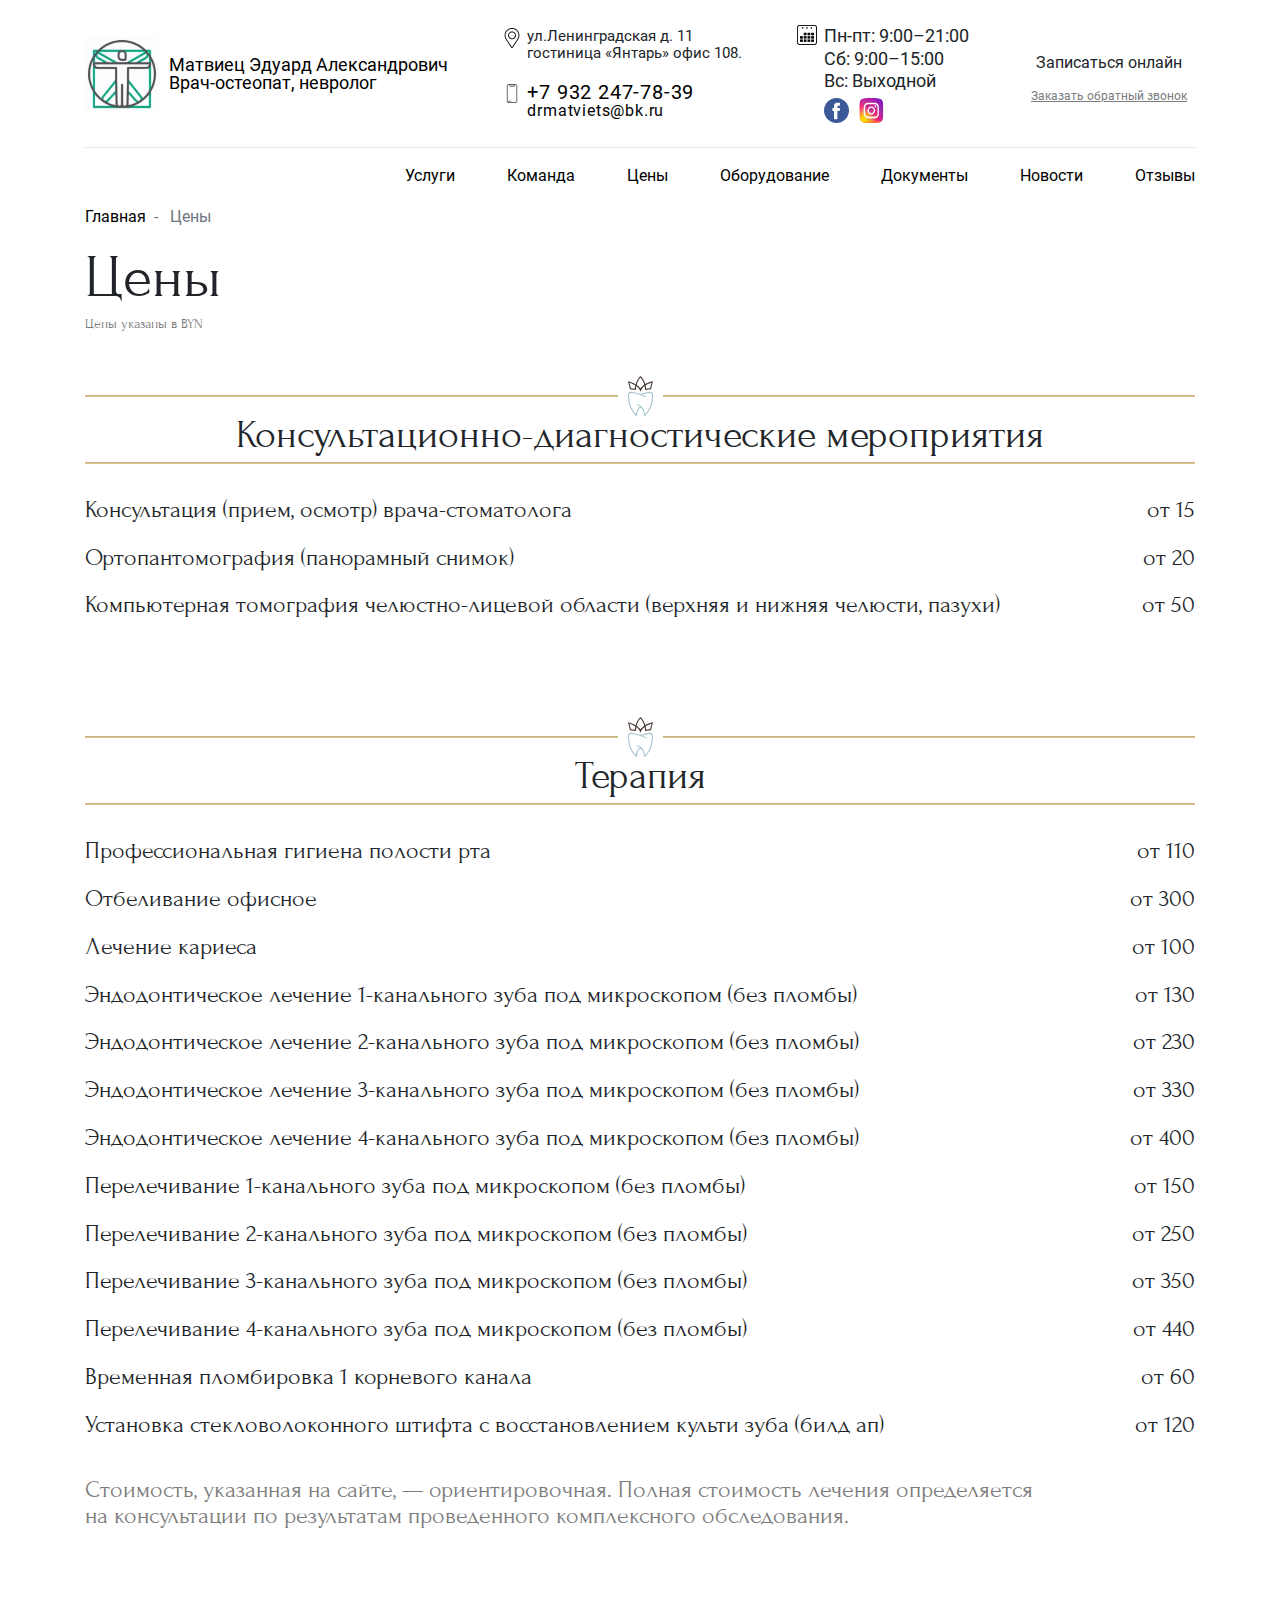
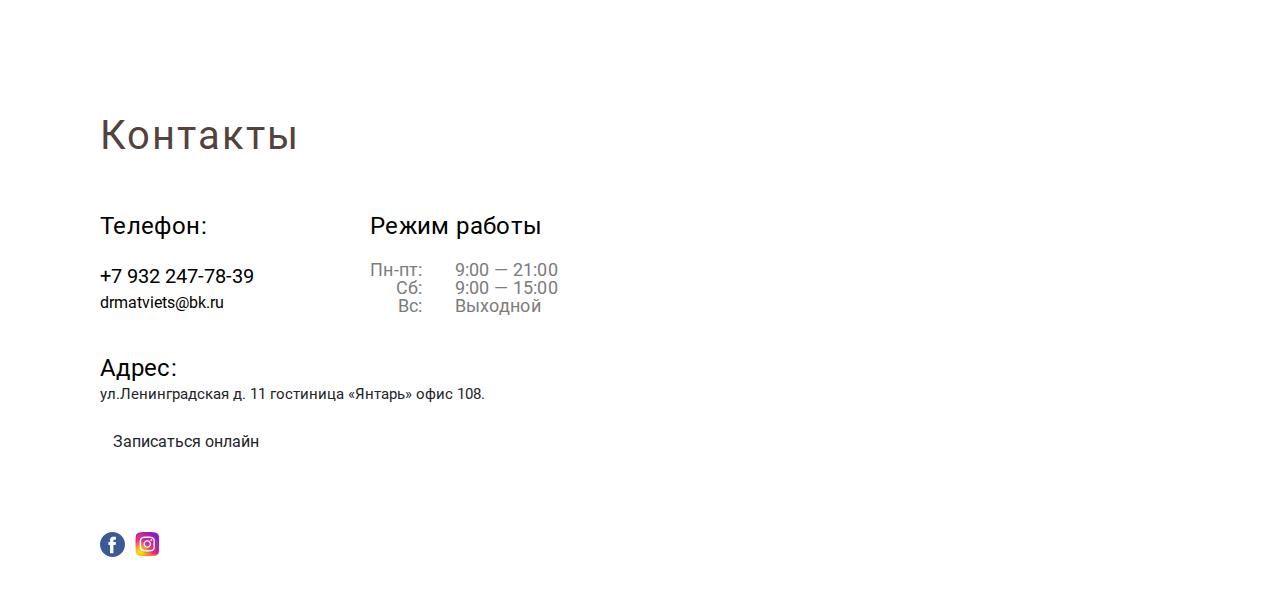
<file: page-price.html>
<!DOCTYPE html>
<html lang="ru" class="page">

<head>
  <meta charset="UTF-8">
  <meta name="viewport" content="width=device-width, initial-scale=1.0">
  <link rel="shortcut icon" href="favicon.ico" type="image/x-icon">
  <meta http-equiv="X-UA-Compatible" content="ie=edge">
  <meta name="theme-color" content="#111111">
  <title>Матвиец Э.А. | Врач-остеопат, невролог</title>
  <link rel="preload" href="fonts/ForumRegular.woff2" as="font" type="font/woff2" crossorigin>
  <link rel="preload" href="fonts/GothicA1-Light.woff2" as="font" type="font/woff2" crossorigin>
  <link rel="preload" href="fonts/GothicA1-Regular.woff2" as="font" type="font/woff2" crossorigin>
  <link rel="preload" href="fonts/RobotoLight.woff2" as="font" type="font/woff2" crossorigin>
  <link rel="preload" href="fonts/RobotoRegular.woff2" as="font" type="font/woff2" crossorigin>

  <link rel="stylesheet" href="css/vendor.css">
  <link rel="stylesheet" href="css/main.css">
  <!-- Bootstrap -->
  <link rel="stylesheet" href="https://stackpath.bootstrapcdn.com/bootstrap/4.3.1/css/bootstrap.min.css" integrity="sha384-ggOyR0iXCbMQv3Xipma34MD+dH/1fQ784/j6cY/iJTQUOhcWr7x9JvoRxT2MZw1T" crossorigin="anonymous">
  <link rel="stylesheet" href="https://unpkg.com/swiper/swiper-bundle.min.css" />
  <link href="./jquery.fancybox.min.css" rel="stylesheet">

  <script defer src="https://code.jquery.com/jquery-3.3.1.min.js"></script>
  <script defer src="./jquery.fancybox.min.js"></script>
  <script defer src="https://stackpath.bootstrapcdn.com/bootstrap/4.3.1/js/bootstrap.min.js"
integrity="sha384-JjSmVgyd0p3pXB1rRibZUAYoIIy6OrQ6VrjIEaFf/nJGzIxFDsf4x0xIM+B07jRM" crossorigin="anonymous"></script>
  <script defer src="https://api-maps.yandex.ru/2.1/?apikey=ваш API-ключ&lang=ru_RU"></script>
  <script defer src="https://unpkg.com/swiper/swiper-bundle.min.js"></script>
  <script defer src="js/main.js"></script>
</head>

<body class="page__body">
  <div class="site-container">
    <header class="header">
  <div class="container">
    <div class="header__content">
      <a href="#" class="logo">
        <img loading="lazy" src="./img/logo.png" class="image logo__img" width="74" height="74" alt="Логотип">
        <h2 class="logo__descr">Матвиец Эдуард Александрович</br>Врач-остеопат, невролог</h2>
      </a>
      <div class="header__col1">
        <div class="header__location">
          <img loading="lazy" src="./img/icon/pin.png" class="image header__location-img" width="20" height="20" alt="Иконка локации">
          <div class="header__location-text">ул.Ленинградская д. 11</br>гостиница «Янтарь» офис 108.</div>
        </div>
        <div class="header__contacts">
          <img loading="lazy" src="./img/icon/phone.png" class="image header__contacts-img" width="20" height="20" alt="Иконка локации">
          <div class="header__contacts-content">
            <a href="tel:+79322477839" class="header__contacts-phone">+7 932 247-78-39</a>
            <a href="mailto:drmatviets@bk.ru" class="header__contacts-email">drmatviets@bk.ru</a>
          </div>
        </div>
      </div>
      <div class="header__col2">
        <div class="header__schedule">
          <img loading="lazy" src="./img/icon/calendar.png" class="image header__schedule-img" width="20" height="20" alt="Иконка календаря">
          <div class="header__schedule-content">
            <div class="header__schedule-text">Пн-пт: 9:00–21:00</br>Сб: 9:00–15:00</br>Вс: Выходной</div>
            <div class="social">
              <div class="social__item"><a href="#" class="social__link"><img src="./img/icon/facebook.svg" class="image" width="25"
                    height="25" alt="Наша страничка в Фейсбук"></a></div>
              <div class="social__item"><a href="#" class="social__link"><img src="./img/icon/instagram.svg" class="image"
                    width="25" height="25" alt="Наша страничка в Инстаграме"></a></div>
            </div>
          </div>
        </div>
      </div>
      <div class="header__col3">
        <button class="btn-reset btn">Записаться онлайн</button>
        <button class="btn-reset callback-btn">Заказать обратный звонок</button>
      </div>
    </div>
    <nav class="nav">
      <ul class="list-reset nav__list">
        <li class="nav__item"><a href="#" class="nav__link">Услуги</a></li>
        <li class="nav__item"><a href="#" class="nav__link">Команда</a></li>
        <li class="nav__item"><a href="#" class="nav__link">Цены</a></li>
        <li class="nav__item"><a href="#" class="nav__link">Оборудование</a></li>
        <li class="nav__item"><a href="#" class="nav__link">Документы</a></li>
        <li class="nav__item"><a href="#" class="nav__link">Новости</a></li>
        <li class="nav__item"><a href="#" class="nav__link">Отзывы</a></li>
      </ul>
    </nav>

  </div>
</header>

    <main class="main">
      <div class="container">
        <ol class="breadcrumb price-breadcrumb">
          <li class="breadcrumb-item"><a href="index.html">Главная</a></li>
          <li class="breadcrumb-item active">Цены</li>
        </ol>

        <div class="price__heading">
          <h1 class="price__title">Цены</h1>
          <p class="price__text">Цены указаны в BYN</p>
        </div>
        <div class="price__block">
          <div class="price__item">
            <div class="price__item-title__decor">
              <hr class="left-line">
              <img loading="lazy" src="./img/icon/logo-icon.svg" class="image price__item-title__decor-icon" width="25" height="40" alt="Иконка логотипа">
              <hr class="right-line">
            </div>
            <h2 class="price__item-title">Консультационно-диагностические мероприятия</h2>
            <hr class="center-line">
            <ul class="list-reset price__list">
              <li class="price__list-item">
                <div class="price__list-name">Консультация (прием, осмотр) врача-стоматолога</div>
                <div class="price__list-price">от 15</div>
              </li>
              <li class="price__list-item">
                <div class="price__list-name">Ортопантомография (панорамный снимок)</div>
                <div class="price__list-price">от 20</div>
              </li>
              <li class="price__list-item">
                <div class="price__list-name">Компьютерная томография челюстно-лицевой области (верхняя и нижняя челюсти, пазухи)</div>
                <div class="price__list-price">от 50</div>
              </li>
            </ul>
          </div>
          <div class="price__item">
            <div class="price__item-title__decor">
              <hr class="left-line">
              <img loading="lazy" src="./img/icon/logo-icon.svg" class="image price__item-title__decor-icon" width="25" height="40" alt="Иконка логотипа">
              <hr class="right-line">
            </div>
            <h2 class="price__item-title">Терапия</h2>
            <hr class="center-line">
            <ul class="list-reset price__list">
              <li class="price__list-item">
                <div class="price__list-name">Профессиональная гигиена полости рта</div>
                <div class="price__list-price">от 110</div>
              </li>
              <li class="price__list-item">
                <div class="price__list-name">Отбеливание офисное</div>
                <div class="price__list-price">от 300</div>
              </li>
              <li class="price__list-item">
                <div class="price__list-name">Лечение кариеса</div>
                <div class="price__list-price">от 100</div>
              </li>
              <li class="price__list-item">
                <div class="price__list-name">Эндодонтическое лечение 1-канального зуба под микроскопом (без пломбы)</div>
                <div class="price__list-price">от 130</div>
              </li>
              <li class="price__list-item">
                <div class="price__list-name">Эндодонтическое лечение 2-канального зуба под микроскопом (без пломбы)</div>
                <div class="price__list-price">от 230</div>
              </li>
              <li class="price__list-item">
                <div class="price__list-name">Эндодонтическое лечение 3-канального зуба под микроскопом (без пломбы)</div>
                <div class="price__list-price">от 330</div>
              </li>
              <li class="price__list-item">
                <div class="price__list-name">Эндодонтическое лечение 4-канального зуба под микроскопом (без пломбы)</div>
                <div class="price__list-price">от 400</div>
              </li>
              <li class="price__list-item">
                <div class="price__list-name">Перелечивание 1-канального зуба под микроскопом (без пломбы)</div>
                <div class="price__list-price">от 150</div>
              </li>
              <li class="price__list-item">
                <div class="price__list-name">Перелечивание 2-канального зуба под микроскопом (без пломбы)</div>
                <div class="price__list-price">от 250</div>
              </li>
              <li class="price__list-item">
                <div class="price__list-name">Перелечивание 3-канального зуба под микроскопом (без пломбы)</div>
                <div class="price__list-price">от 350</div>
              </li>
              <li class="price__list-item">
                <div class="price__list-name">Перелечивание 4-канального зуба под микроскопом (без пломбы)</div>
                <div class="price__list-price">от 440</div>
              </li>
              <li class="price__list-item">
                <div class="price__list-name">Временная пломбировка 1 корневого канала</div>
                <div class="price__list-price">от 60</div>
              </li>
              <li class="price__list-item">
                <div class="price__list-name">Установка стекловолоконного штифта с восстановлением культи зуба (билд ап)</div>
                <div class="price__list-price">от 120</div>
              </li>
            </ul>
          </div>
        </div>
        <div class="price__mark">Стоимость, указанная на сайте, — ориентировочная. Полная стоимость лечения определяется на консультации по результатам проведенного комплексного обследования.</div>

        <section class="contacts">
  <div class="container contacts__container">
    <div class="contacts__col">
      <h2 class="contacts__title title">Контакты</h2>
      <div class="contacts__content">
        <div class="contacts__item contacts__item-column">
          <h3 class="contacts__item-title">Телефон:</h3>
          <a href="tel:+79322477839" class="contacts__item-phone">+7 932 247-78-39</a>
          <a href="mailto:drmatviets@bk.ru" class="contacts__item-email">drmatviets@bk.ru</a>
        </div>
        <div class="contacts__item">
          <h3 class="contacts__item-title">Режим работы</h3>
          <div class="contacts__item-schedule">
            <div class="contacts__item-schedule-day">
              Пн-пт:</br>
              Сб:</br>
              Вс:
            </div>
            <div class="contacts__item-schedule-time">
              9:00 — 21:00</br>
              9:00 — 15:00</br>
              Выходной
            </div>
          </div>
        </div>
        <div class="contacts__item">
          <h3 class="contacts__item-title contacts__item-title-address">Адрес:</h3>
          <div class="contacts__item-text">ул.Ленинградская д. 11 гостиница «Янтарь» офис 108.</div>
          <button class="btn-reset btn">Записаться онлайн</button>
        </div>
      </div>
      <div class="social">
        <div class="social__item"><a href="#" class="social__link"><img src="./img/icon/facebook.svg" class="image" width="25"
              height="25" alt="Наша страничка в Фейсбук"></a></div>
        <div class="social__item"><a href="#" class="social__link"><img src="./img/icon/instagram.svg" class="image"
              width="25" height="25" alt="Наша страничка в Инстаграме"></a></div>
      </div>
    </div>
    <div id="map" class="map"></div>
  </div>
</section>

      </div>
    </main>

  </div>
</body>
</html>
</file>
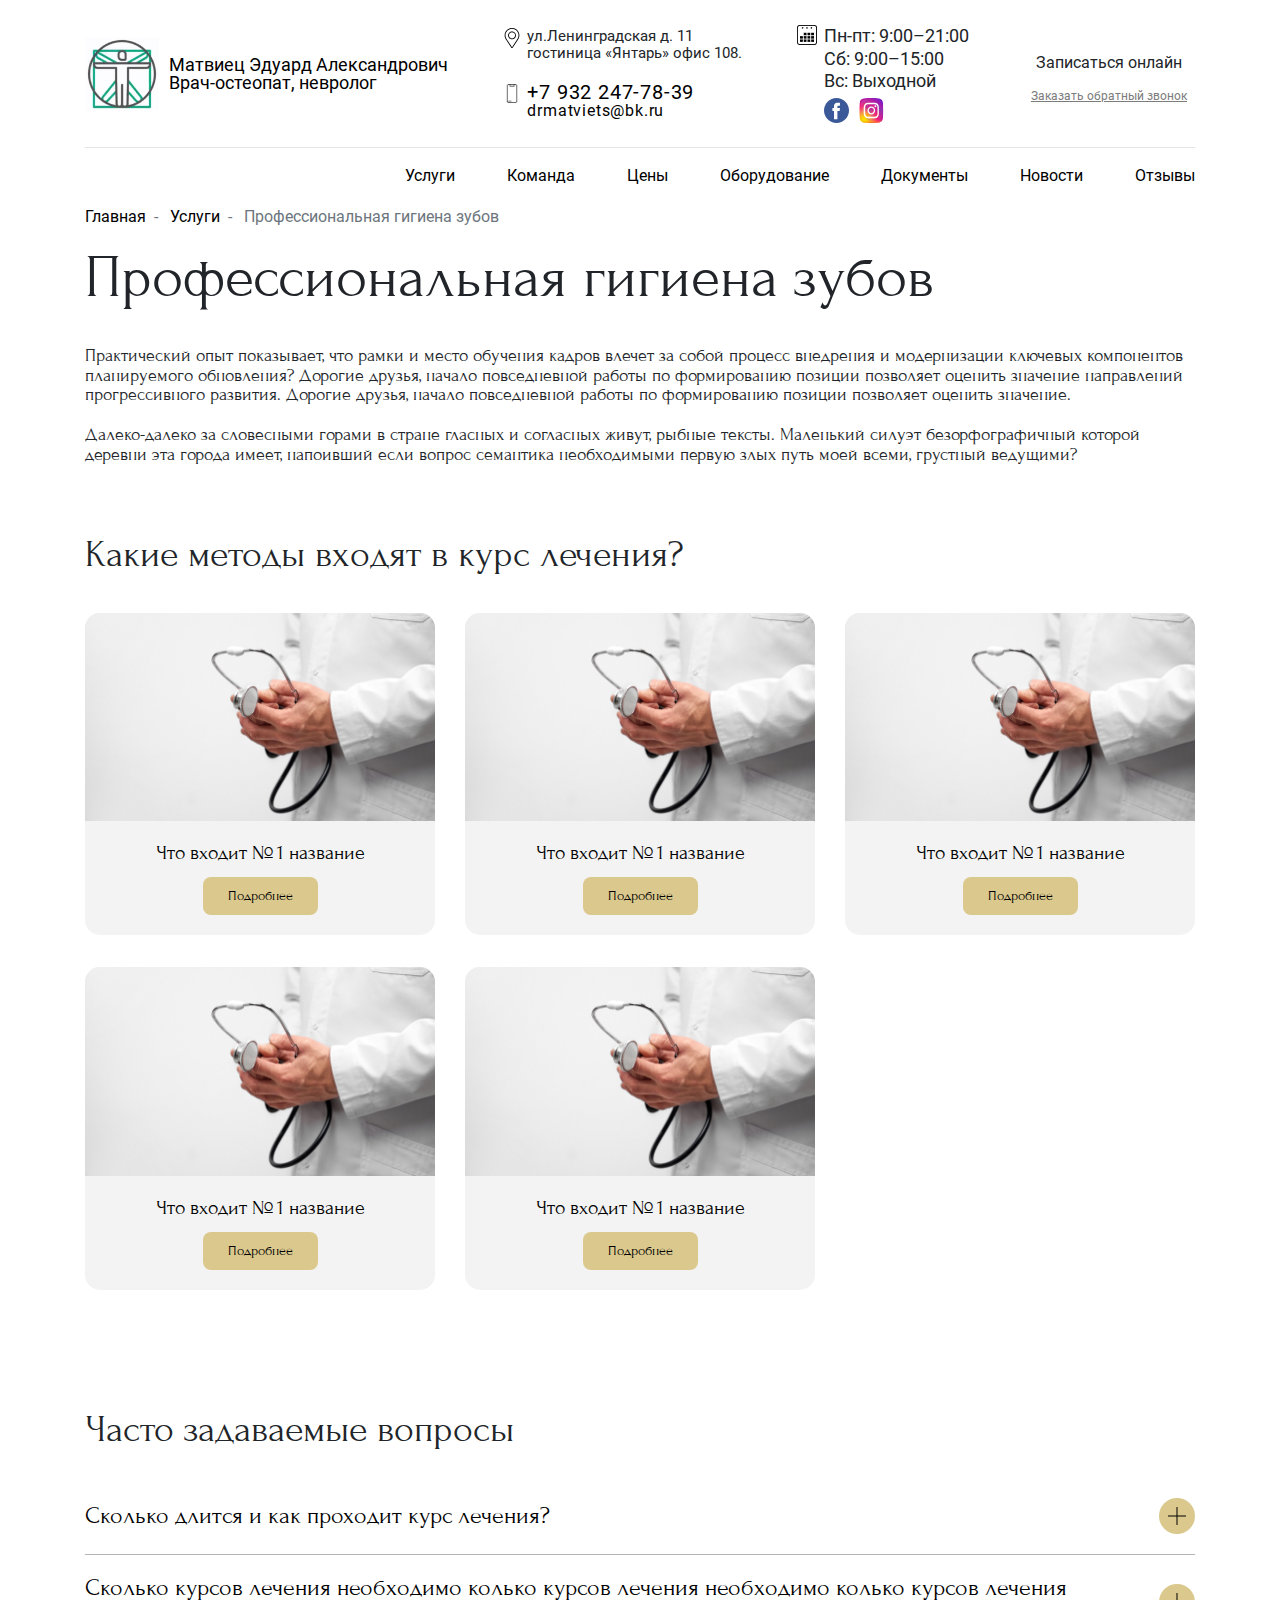
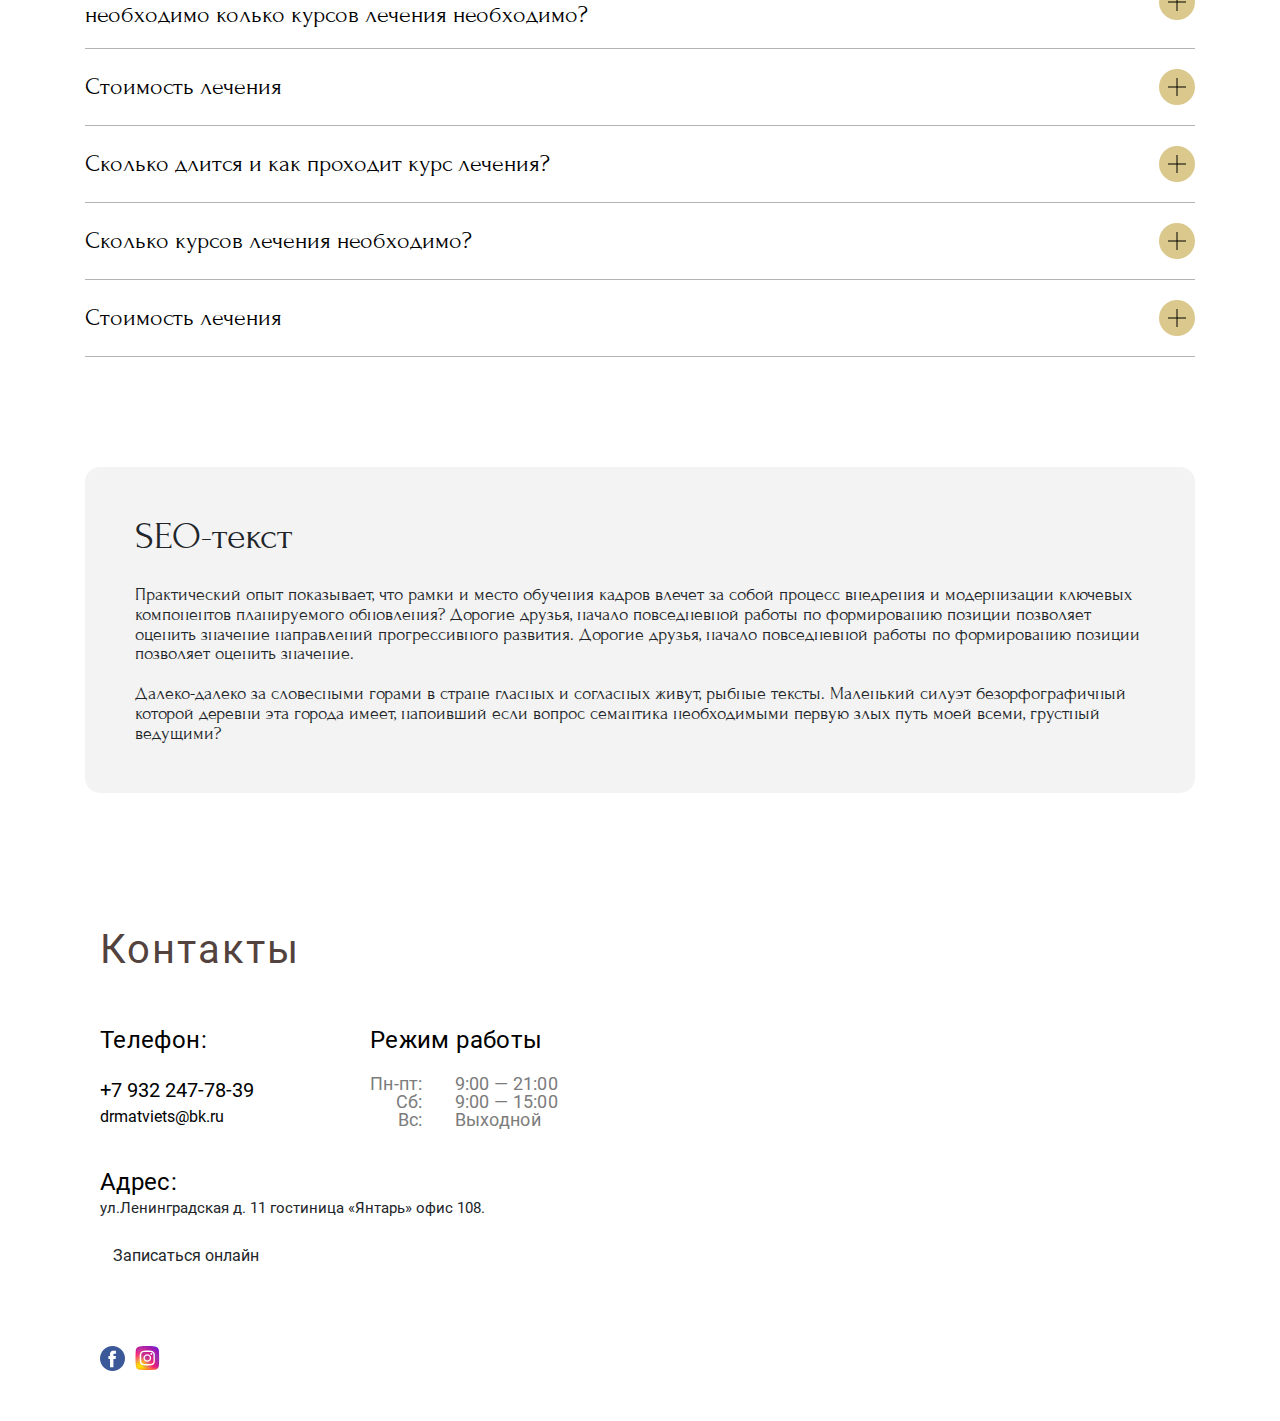
<file: page-service.html>
<!DOCTYPE html>
<html lang="ru" class="page">

<head>
  <meta charset="UTF-8">
  <meta name="viewport" content="width=device-width, initial-scale=1.0">
  <link rel="shortcut icon" href="favicon.ico" type="image/x-icon">
  <meta http-equiv="X-UA-Compatible" content="ie=edge">
  <meta name="theme-color" content="#111111">
  <title>Матвиец Э.А. | Врач-остеопат, невролог</title>
  <link rel="preload" href="fonts/ForumRegular.woff2" as="font" type="font/woff2" crossorigin>
  <link rel="preload" href="fonts/GothicA1-Light.woff2" as="font" type="font/woff2" crossorigin>
  <link rel="preload" href="fonts/GothicA1-Regular.woff2" as="font" type="font/woff2" crossorigin>
  <link rel="preload" href="fonts/RobotoLight.woff2" as="font" type="font/woff2" crossorigin>
  <link rel="preload" href="fonts/RobotoRegular.woff2" as="font" type="font/woff2" crossorigin>

  <link rel="stylesheet" href="css/vendor.css">
  <link rel="stylesheet" href="css/main.css">
  <!-- Bootstrap -->
  <link rel="stylesheet" href="https://stackpath.bootstrapcdn.com/bootstrap/4.3.1/css/bootstrap.min.css" integrity="sha384-ggOyR0iXCbMQv3Xipma34MD+dH/1fQ784/j6cY/iJTQUOhcWr7x9JvoRxT2MZw1T" crossorigin="anonymous">
  <link rel="stylesheet" href="https://unpkg.com/swiper/swiper-bundle.min.css" />
  <link href="./jquery.fancybox.min.css" rel="stylesheet">

  <script defer src="https://code.jquery.com/jquery-3.3.1.min.js"></script>
  <script defer src="./jquery.fancybox.min.js"></script>
  <script defer src="https://stackpath.bootstrapcdn.com/bootstrap/4.3.1/js/bootstrap.min.js"
integrity="sha384-JjSmVgyd0p3pXB1rRibZUAYoIIy6OrQ6VrjIEaFf/nJGzIxFDsf4x0xIM+B07jRM" crossorigin="anonymous"></script>
  <script defer src="https://api-maps.yandex.ru/2.1/?apikey=ваш API-ключ&lang=ru_RU"></script>
  <script defer src="https://unpkg.com/swiper/swiper-bundle.min.js"></script>
  <script defer src="js/main.js"></script>
</head>

<body class="page__body">
  <div class="site-container">
    <header class="header">
  <div class="container">
    <div class="header__content">
      <a href="#" class="logo">
        <img loading="lazy" src="./img/logo.png" class="image logo__img" width="74" height="74" alt="Логотип">
        <h2 class="logo__descr">Матвиец Эдуард Александрович</br>Врач-остеопат, невролог</h2>
      </a>
      <div class="header__col1">
        <div class="header__location">
          <img loading="lazy" src="./img/icon/pin.png" class="image header__location-img" width="20" height="20" alt="Иконка локации">
          <div class="header__location-text">ул.Ленинградская д. 11</br>гостиница «Янтарь» офис 108.</div>
        </div>
        <div class="header__contacts">
          <img loading="lazy" src="./img/icon/phone.png" class="image header__contacts-img" width="20" height="20" alt="Иконка локации">
          <div class="header__contacts-content">
            <a href="tel:+79322477839" class="header__contacts-phone">+7 932 247-78-39</a>
            <a href="mailto:drmatviets@bk.ru" class="header__contacts-email">drmatviets@bk.ru</a>
          </div>
        </div>
      </div>
      <div class="header__col2">
        <div class="header__schedule">
          <img loading="lazy" src="./img/icon/calendar.png" class="image header__schedule-img" width="20" height="20" alt="Иконка календаря">
          <div class="header__schedule-content">
            <div class="header__schedule-text">Пн-пт: 9:00–21:00</br>Сб: 9:00–15:00</br>Вс: Выходной</div>
            <div class="social">
              <div class="social__item"><a href="#" class="social__link"><img src="./img/icon/facebook.svg" class="image" width="25"
                    height="25" alt="Наша страничка в Фейсбук"></a></div>
              <div class="social__item"><a href="#" class="social__link"><img src="./img/icon/instagram.svg" class="image"
                    width="25" height="25" alt="Наша страничка в Инстаграме"></a></div>
            </div>
          </div>
        </div>
      </div>
      <div class="header__col3">
        <button class="btn-reset btn">Записаться онлайн</button>
        <button class="btn-reset callback-btn">Заказать обратный звонок</button>
      </div>
    </div>
    <nav class="nav">
      <ul class="list-reset nav__list">
        <li class="nav__item"><a href="#" class="nav__link">Услуги</a></li>
        <li class="nav__item"><a href="#" class="nav__link">Команда</a></li>
        <li class="nav__item"><a href="#" class="nav__link">Цены</a></li>
        <li class="nav__item"><a href="#" class="nav__link">Оборудование</a></li>
        <li class="nav__item"><a href="#" class="nav__link">Документы</a></li>
        <li class="nav__item"><a href="#" class="nav__link">Новости</a></li>
        <li class="nav__item"><a href="#" class="nav__link">Отзывы</a></li>
      </ul>
    </nav>

  </div>
</header>

    <main class="main">
      <div class="container">
        <ol class="breadcrumb service-breadcrumb">
          <li class="breadcrumb-item"><a href="index.html">Главная</a></li>
          <li class="breadcrumb-item"><a href="page-services.html">Услуги</a></li>
          <li class="breadcrumb-item active">Профессиональная гигиена зубов</li>
        </ol>

        <h1 class="service__title">Профессиональная гигиена зубов</h1>
        <p class="service__text">
          Практический опыт показывает, что рамки и место обучения кадров влечет за собой процесс внедрения и модернизации ключевых компонентов планируемого обновления? Дорогие друзья, начало повседневной работы по формированию позиции позволяет оценить значение направлений прогрессивного развития. Дорогие друзья, начало повседневной работы по формированию позиции позволяет оценить значение.</br></br>
          Далеко-далеко за словесными горами в стране гласных и согласных живут, рыбные тексты. Маленький силуэт безорфографичный которой деревни эта города имеет, напоивший если вопрос семантика необходимыми первую злых путь моей всеми, грустный ведущими?
        </p>

        <div class="included">
          <h2 class="included__title">Какие методы входят в курс лечения?</h2>
          <div class="included__row row">
            <div class="col-sm-12 col-md-6 col-lg-4">
              <div class="included__item">
                <div class="included__item-image">
                  <img loading="lazy" src="./img/page-service/1_1.jpg" class="image" width="352" height="300" alt="Фотография">
                </div>
                <div class="included__item-content">
                  <h3 class="included__item-title">Что входит № 1 название</h3>
                  <a href="#" class="more__btn">Подробнее</a>
                </div>
              </div>
            </div>
            <div class="col-sm-12 col-md-6 col-lg-4">
              <div class="included__item">
                <div class="included__item-image">
                  <img loading="lazy" src="./img/page-service/1_1.jpg" class="image" width="352" height="300" alt="Фотография">
                </div>
                <div class="included__item-content">
                  <h3 class="included__item-title">Что входит № 1 название</h3>
                  <a href="#" class="more__btn">Подробнее</a>
                </div>
              </div>
            </div>
            <div class="col-sm-12 col-md-6 col-lg-4">
              <div class="included__item">
                <div class="included__item-image">
                  <img loading="lazy" src="./img/page-service/1_1.jpg" class="image" width="352" height="300" alt="Фотография">
                </div>
                <div class="included__item-content">
                  <h3 class="included__item-title">Что входит № 1 название</h3>
                  <a href="#" class="more__btn">Подробнее</a>
                </div>
              </div>
            </div>
            <div class="col-sm-12 col-md-6 col-lg-4">
              <div class="included__item">
                <div class="included__item-image">
                  <img loading="lazy" src="./img/page-service/1_1.jpg" class="image" width="352" height="300" alt="Фотография">
                </div>
                <div class="included__item-content">
                  <h3 class="included__item-title">Что входит № 1 название</h3>
                  <a href="#" class="more__btn">Подробнее</a>
                </div>
              </div>
            </div>
            <div class="col-sm-12 col-md-6 col-lg-4">
              <div class="included__item">
                <div class="included__item-image">
                  <img loading="lazy" src="./img/page-service/1_1.jpg" class="image" width="352" height="300" alt="Фотография">
                </div>
                <div class="included__item-content">
                  <h3 class="included__item-title">Что входит № 1 название</h3>
                  <a href="#" class="more__btn">Подробнее</a>
                </div>
              </div>
            </div>
          </div>
        </div>

        <div class="faq">
          <h2 class="faq__title">Часто задаваемые вопросы</h2>
          <ul class="list-reset accordion__list">
            <li class="accordion">
              <button class="btn-reset accordion__control" aria-expanded="false">
                <span class="accordion__title">Сколько длится и как проходит курс лечения?</span>
                <span class="accordion__icon"></span>
              </button>
              <div class="accordion__content" aria-hidden="true">
                <p class="faq__text">Курс лечения обычно длится 12 дней и состоит из ежедневных процедур, которые необходимо посещать в амбулаторном режиме (у нас не стационарное лечение!). Сама процедура занимает около 20-30 минут</p>
              </div>
            </li>
            <li class="accordion">
              <button class="btn-reset accordion__control" aria-expanded="false">
                <span class="accordion__title">Сколько курсов лечения необходимо колько курсов лечения необходимо колько курсов лечения необходимо колько курсов лечения необходимо?</span>
                <span class="accordion__icon"></span>
              </button>
              <div class="accordion__content" aria-hidden="true">
                <p class="faq__text">В случаях, когда мы добиваемся уменьшения грыжи, обычно идет 2-3 курса с интервалом 1-6 месяцев</p>
              </div>
            </li>
            <li class="accordion">
              <button class="btn-reset accordion__control" aria-expanded="false">
                <span class="accordion__title">Стоимость лечения</span>
                <span class="accordion__icon"></span>
              </button>
              <div class="accordion__content" aria-hidden="true">
                <p class="faq__text">Стоимость 1 курса от 30 000 р. до 36 000 р. в зависимости от выбранного протокола лечения.Стоимость отдельных процедур можно посмотреть в разделе «Стоимость услуг</p>
              </div>
            </li>
            <li class="accordion">
              <button class="btn-reset accordion__control" aria-expanded="false">
                <span class="accordion__title">Сколько длится и как проходит курс лечения?</span>
                <span class="accordion__icon"></span>
              </button>
              <div class="accordion__content" aria-hidden="true">
                <p class="faq__text">Курс лечения обычно длится 12 дней и состоит из ежедневных процедур, которые необходимо посещать в амбулаторном режиме (у нас не стационарное лечение!). Сама процедура занимает около 20-30 минут</p>
              </div>
            </li>
            <li class="accordion">
              <button class="btn-reset accordion__control" aria-expanded="false">
                <span class="accordion__title">Сколько курсов лечения необходимо?</span>
                <span class="accordion__icon"></span>
              </button>
              <div class="accordion__content" aria-hidden="true">
                <p class="faq__text">В случаях, когда мы добиваемся уменьшения грыжи, обычно идет 2-3 курса с интервалом 1-6 месяцев</p>
              </div>
            </li>
            <li class="accordion">
              <button class="btn-reset accordion__control" aria-expanded="false">
                <span class="accordion__title">Стоимость лечения</span>
                <span class="accordion__icon"></span>
              </button>
              <div class="accordion__content" aria-hidden="true">
                <p class="faq__text">Стоимость 1 курса от 30 000 р. до 36 000 р. в зависимости от выбранного протокола лечения.Стоимость отдельных процедур можно посмотреть в разделе «Стоимость услуг</p>
              </div>
            </li>
          </ul>
        </div>

        <div class="service__text-block">
          <h2 class="faq__title">SEO-текст</h2>
          <p class="service__text">
            Практический опыт показывает, что рамки и место обучения кадров влечет за собой процесс внедрения и модернизации
            ключевых компонентов планируемого обновления? Дорогие друзья, начало повседневной работы по формированию позиции
            позволяет оценить значение направлений прогрессивного развития. Дорогие друзья, начало повседневной работы по
            формированию позиции позволяет оценить значение.</br></br>
            Далеко-далеко за словесными горами в стране гласных и согласных живут, рыбные тексты. Маленький силуэт
            безорфографичный которой деревни эта города имеет, напоивший если вопрос семантика необходимыми первую злых путь моей
            всеми, грустный ведущими?
          </p>
        </div>

        <section class="contacts">
  <div class="container contacts__container">
    <div class="contacts__col">
      <h2 class="contacts__title title">Контакты</h2>
      <div class="contacts__content">
        <div class="contacts__item contacts__item-column">
          <h3 class="contacts__item-title">Телефон:</h3>
          <a href="tel:+79322477839" class="contacts__item-phone">+7 932 247-78-39</a>
          <a href="mailto:drmatviets@bk.ru" class="contacts__item-email">drmatviets@bk.ru</a>
        </div>
        <div class="contacts__item">
          <h3 class="contacts__item-title">Режим работы</h3>
          <div class="contacts__item-schedule">
            <div class="contacts__item-schedule-day">
              Пн-пт:</br>
              Сб:</br>
              Вс:
            </div>
            <div class="contacts__item-schedule-time">
              9:00 — 21:00</br>
              9:00 — 15:00</br>
              Выходной
            </div>
          </div>
        </div>
        <div class="contacts__item">
          <h3 class="contacts__item-title contacts__item-title-address">Адрес:</h3>
          <div class="contacts__item-text">ул.Ленинградская д. 11 гостиница «Янтарь» офис 108.</div>
          <button class="btn-reset btn">Записаться онлайн</button>
        </div>
      </div>
      <div class="social">
        <div class="social__item"><a href="#" class="social__link"><img src="./img/icon/facebook.svg" class="image" width="25"
              height="25" alt="Наша страничка в Фейсбук"></a></div>
        <div class="social__item"><a href="#" class="social__link"><img src="./img/icon/instagram.svg" class="image"
              width="25" height="25" alt="Наша страничка в Инстаграме"></a></div>
      </div>
    </div>
    <div id="map" class="map"></div>
  </div>
</section>

      </div>
    </main>

  </div>
</body>
</html>
</file>
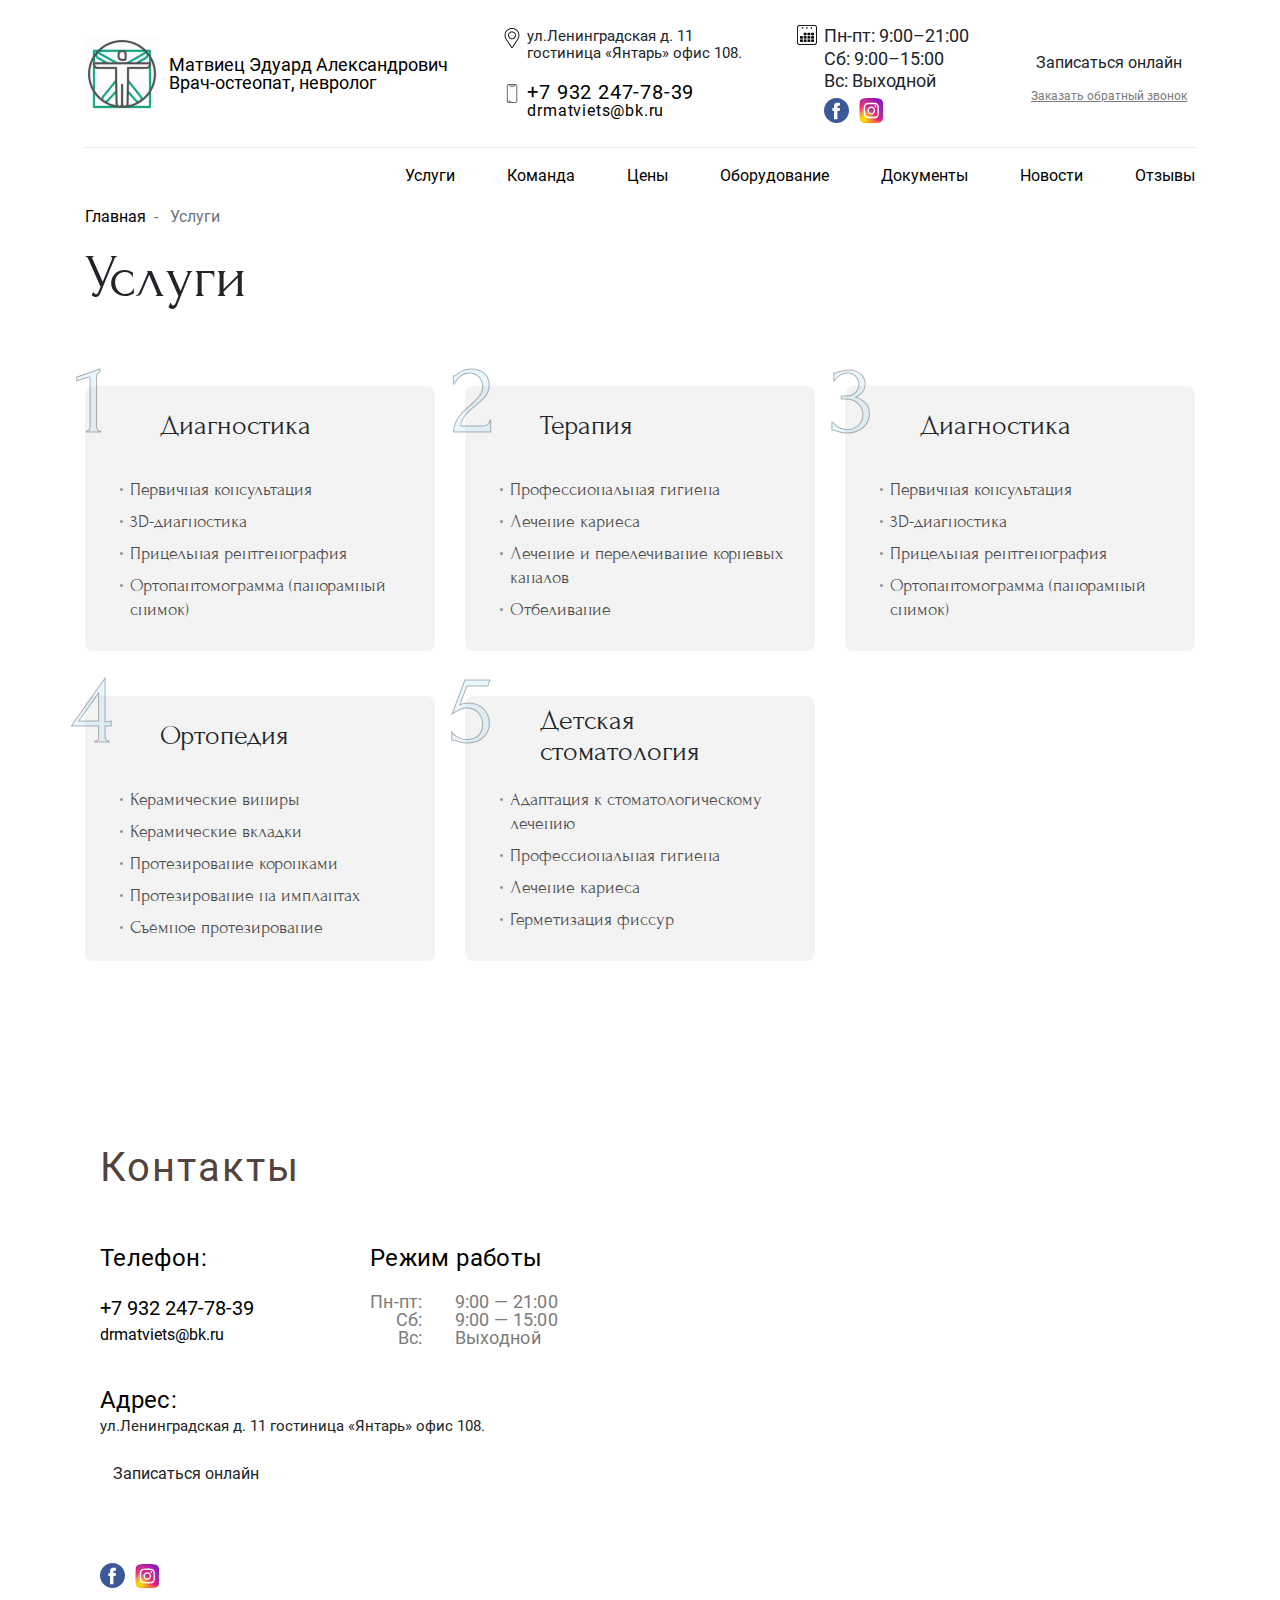
<file: page-services.html>
<!DOCTYPE html>
<html lang="ru" class="page">

<head>
  <meta charset="UTF-8">
  <meta name="viewport" content="width=device-width, initial-scale=1.0">
  <link rel="shortcut icon" href="favicon.ico" type="image/x-icon">
  <meta http-equiv="X-UA-Compatible" content="ie=edge">
  <meta name="theme-color" content="#111111">
  <title>Матвиец Э.А. | Врач-остеопат, невролог</title>
  <link rel="preload" href="fonts/ForumRegular.woff2" as="font" type="font/woff2" crossorigin>
  <link rel="preload" href="fonts/GothicA1-Light.woff2" as="font" type="font/woff2" crossorigin>
  <link rel="preload" href="fonts/GothicA1-Regular.woff2" as="font" type="font/woff2" crossorigin>
  <link rel="preload" href="fonts/RobotoLight.woff2" as="font" type="font/woff2" crossorigin>
  <link rel="preload" href="fonts/RobotoRegular.woff2" as="font" type="font/woff2" crossorigin>

  <link rel="stylesheet" href="css/vendor.css">
  <link rel="stylesheet" href="css/main.css">
  <!-- Bootstrap -->
  <link rel="stylesheet" href="https://stackpath.bootstrapcdn.com/bootstrap/4.3.1/css/bootstrap.min.css" integrity="sha384-ggOyR0iXCbMQv3Xipma34MD+dH/1fQ784/j6cY/iJTQUOhcWr7x9JvoRxT2MZw1T" crossorigin="anonymous">
  <link rel="stylesheet" href="https://unpkg.com/swiper/swiper-bundle.min.css" />
  <link href="./jquery.fancybox.min.css" rel="stylesheet">

  <script defer src="https://code.jquery.com/jquery-3.3.1.min.js"></script>
  <script defer src="./jquery.fancybox.min.js"></script>
  <script defer src="https://stackpath.bootstrapcdn.com/bootstrap/4.3.1/js/bootstrap.min.js"
integrity="sha384-JjSmVgyd0p3pXB1rRibZUAYoIIy6OrQ6VrjIEaFf/nJGzIxFDsf4x0xIM+B07jRM" crossorigin="anonymous"></script>
  <script defer src="https://api-maps.yandex.ru/2.1/?apikey=ваш API-ключ&lang=ru_RU"></script>
  <script defer src="https://unpkg.com/swiper/swiper-bundle.min.js"></script>
  <script defer src="js/main.js"></script>
</head>

<body class="page__body">
  <div class="site-container">
    <header class="header">
  <div class="container">
    <div class="header__content">
      <a href="#" class="logo">
        <img loading="lazy" src="./img/logo.png" class="image logo__img" width="74" height="74" alt="Логотип">
        <h2 class="logo__descr">Матвиец Эдуард Александрович</br>Врач-остеопат, невролог</h2>
      </a>
      <div class="header__col1">
        <div class="header__location">
          <img loading="lazy" src="./img/icon/pin.png" class="image header__location-img" width="20" height="20" alt="Иконка локации">
          <div class="header__location-text">ул.Ленинградская д. 11</br>гостиница «Янтарь» офис 108.</div>
        </div>
        <div class="header__contacts">
          <img loading="lazy" src="./img/icon/phone.png" class="image header__contacts-img" width="20" height="20" alt="Иконка локации">
          <div class="header__contacts-content">
            <a href="tel:+79322477839" class="header__contacts-phone">+7 932 247-78-39</a>
            <a href="mailto:drmatviets@bk.ru" class="header__contacts-email">drmatviets@bk.ru</a>
          </div>
        </div>
      </div>
      <div class="header__col2">
        <div class="header__schedule">
          <img loading="lazy" src="./img/icon/calendar.png" class="image header__schedule-img" width="20" height="20" alt="Иконка календаря">
          <div class="header__schedule-content">
            <div class="header__schedule-text">Пн-пт: 9:00–21:00</br>Сб: 9:00–15:00</br>Вс: Выходной</div>
            <div class="social">
              <div class="social__item"><a href="#" class="social__link"><img src="./img/icon/facebook.svg" class="image" width="25"
                    height="25" alt="Наша страничка в Фейсбук"></a></div>
              <div class="social__item"><a href="#" class="social__link"><img src="./img/icon/instagram.svg" class="image"
                    width="25" height="25" alt="Наша страничка в Инстаграме"></a></div>
            </div>
          </div>
        </div>
      </div>
      <div class="header__col3">
        <button class="btn-reset btn">Записаться онлайн</button>
        <button class="btn-reset callback-btn">Заказать обратный звонок</button>
      </div>
    </div>
    <nav class="nav">
      <ul class="list-reset nav__list">
        <li class="nav__item"><a href="#" class="nav__link">Услуги</a></li>
        <li class="nav__item"><a href="#" class="nav__link">Команда</a></li>
        <li class="nav__item"><a href="#" class="nav__link">Цены</a></li>
        <li class="nav__item"><a href="#" class="nav__link">Оборудование</a></li>
        <li class="nav__item"><a href="#" class="nav__link">Документы</a></li>
        <li class="nav__item"><a href="#" class="nav__link">Новости</a></li>
        <li class="nav__item"><a href="#" class="nav__link">Отзывы</a></li>
      </ul>
    </nav>

  </div>
</header>

    <main class="main">
      <div class="container">
        <ol class="breadcrumb services-breadcrumb">
          <li class="breadcrumb-item"><a href="index.html">Главная</a></li>
          <li class="breadcrumb-item active">Услуги</li>
        </ol>

        <h1 class="services-page__title">Услуги</h1>
        <div class="services__row row">
          <div class="col-sm-12 col-md-6 col-lg-4">
            <div class="services__card" data-number="1">
              <h2 class="services__card-title">Диагностика</h2>
              <ul class="list-reset services__card-list">
                <li class="services__card-item"><a class="services__card-link" href="#">Первичная консультация</a></li>
                <li class="services__card-item"><a class="services__card-link" href="#">3D-диагностика</a></li>
                <li class="services__card-item"><a class="services__card-link" href="#">Прицельная рентгенография</a></li>
                <li class="services__card-item"><a class="services__card-link" href="#">Ортопантомограмма (панорамный снимок)</a></li>
              </ul>
            </div>
          </div>
          <div class="col-sm-12 col-md-6 col-lg-4">
            <div class="services__card" data-number="2">
              <h2 class="services__card-title">Терапия</h2>
              <ul class="list-reset services__card-list">
                <li class="services__card-item"><a class="services__card-link" href="#">Профессиональная гигиена</a></li>
                <li class="services__card-item"><a class="services__card-link" href="#">Лечение кариеса</a></li>
                <li class="services__card-item"><a class="services__card-link" href="#">Лечение и перелечивание корневых каналов</a></li>
                <li class="services__card-item"><a class="services__card-link" href="#">Отбеливание</a></li>
              </ul>
            </div>
          </div>
          <div class="col-sm-12 col-md-6 col-lg-4">
            <div class="services__card" data-number="3">
              <h2 class="services__card-title">Диагностика</h2>
              <ul class="list-reset services__card-list">
                <li class="services__card-item"><a class="services__card-link" href="#">Первичная консультация</a></li>
                <li class="services__card-item"><a class="services__card-link" href="#">3D-диагностика</a></li>
                <li class="services__card-item"><a class="services__card-link" href="#">Прицельная рентгенография</a></li>
                <li class="services__card-item"><a class="services__card-link" href="#">Ортопантомограмма (панорамный снимок)</a></li>
              </ul>
            </div>
          </div>
          <div class="col-sm-12 col-md-6 col-lg-4">
            <div class="services__card" data-number="4">
              <h2 class="services__card-title">Ортопедия</h2>
              <ul class="list-reset services__card-list">
                <li class="services__card-item"><a class="services__card-link" href="#">Керамические виниры</a></li>
                <li class="services__card-item"><a class="services__card-link" href="#">Керамические вкладки</a></li>
                <li class="services__card-item"><a class="services__card-link" href="#">Протезирование коронками</a></li>
                <li class="services__card-item"><a class="services__card-link" href="#">Протезирование на имплантах</a></li>
                <li class="services__card-item"><a class="services__card-link" href="#">Съёмное протезирование</a></li>
              </ul>
            </div>
          </div>
          <div class="col-sm-12 col-md-6 col-lg-4">
            <div class="services__card" data-number="5">
              <h2 class="services__card-title">Детская стоматология</h2>
              <ul class="list-reset services__card-list">
                <li class="services__card-item"><a class="services__card-link" href="#">Адаптация к стоматологическому лечению</a></li>
                <li class="services__card-item"><a class="services__card-link" href="#">Профессиональная гигиена</a></li>
                <li class="services__card-item"><a class="services__card-link" href="#">Лечение кариеса</a></li>
                <li class="services__card-item"><a class="services__card-link" href="#">Герметизация фиссур</a></li>
              </ul>
            </div>
          </div>
        </div>

        <section class="contacts">
  <div class="container contacts__container">
    <div class="contacts__col">
      <h2 class="contacts__title title">Контакты</h2>
      <div class="contacts__content">
        <div class="contacts__item contacts__item-column">
          <h3 class="contacts__item-title">Телефон:</h3>
          <a href="tel:+79322477839" class="contacts__item-phone">+7 932 247-78-39</a>
          <a href="mailto:drmatviets@bk.ru" class="contacts__item-email">drmatviets@bk.ru</a>
        </div>
        <div class="contacts__item">
          <h3 class="contacts__item-title">Режим работы</h3>
          <div class="contacts__item-schedule">
            <div class="contacts__item-schedule-day">
              Пн-пт:</br>
              Сб:</br>
              Вс:
            </div>
            <div class="contacts__item-schedule-time">
              9:00 — 21:00</br>
              9:00 — 15:00</br>
              Выходной
            </div>
          </div>
        </div>
        <div class="contacts__item">
          <h3 class="contacts__item-title contacts__item-title-address">Адрес:</h3>
          <div class="contacts__item-text">ул.Ленинградская д. 11 гостиница «Янтарь» офис 108.</div>
          <button class="btn-reset btn">Записаться онлайн</button>
        </div>
      </div>
      <div class="social">
        <div class="social__item"><a href="#" class="social__link"><img src="./img/icon/facebook.svg" class="image" width="25"
              height="25" alt="Наша страничка в Фейсбук"></a></div>
        <div class="social__item"><a href="#" class="social__link"><img src="./img/icon/instagram.svg" class="image"
              width="25" height="25" alt="Наша страничка в Инстаграме"></a></div>
      </div>
    </div>
    <div id="map" class="map"></div>
  </div>
</section>

      </div>
    </main>

  </div>
</body>
</html>
</file>
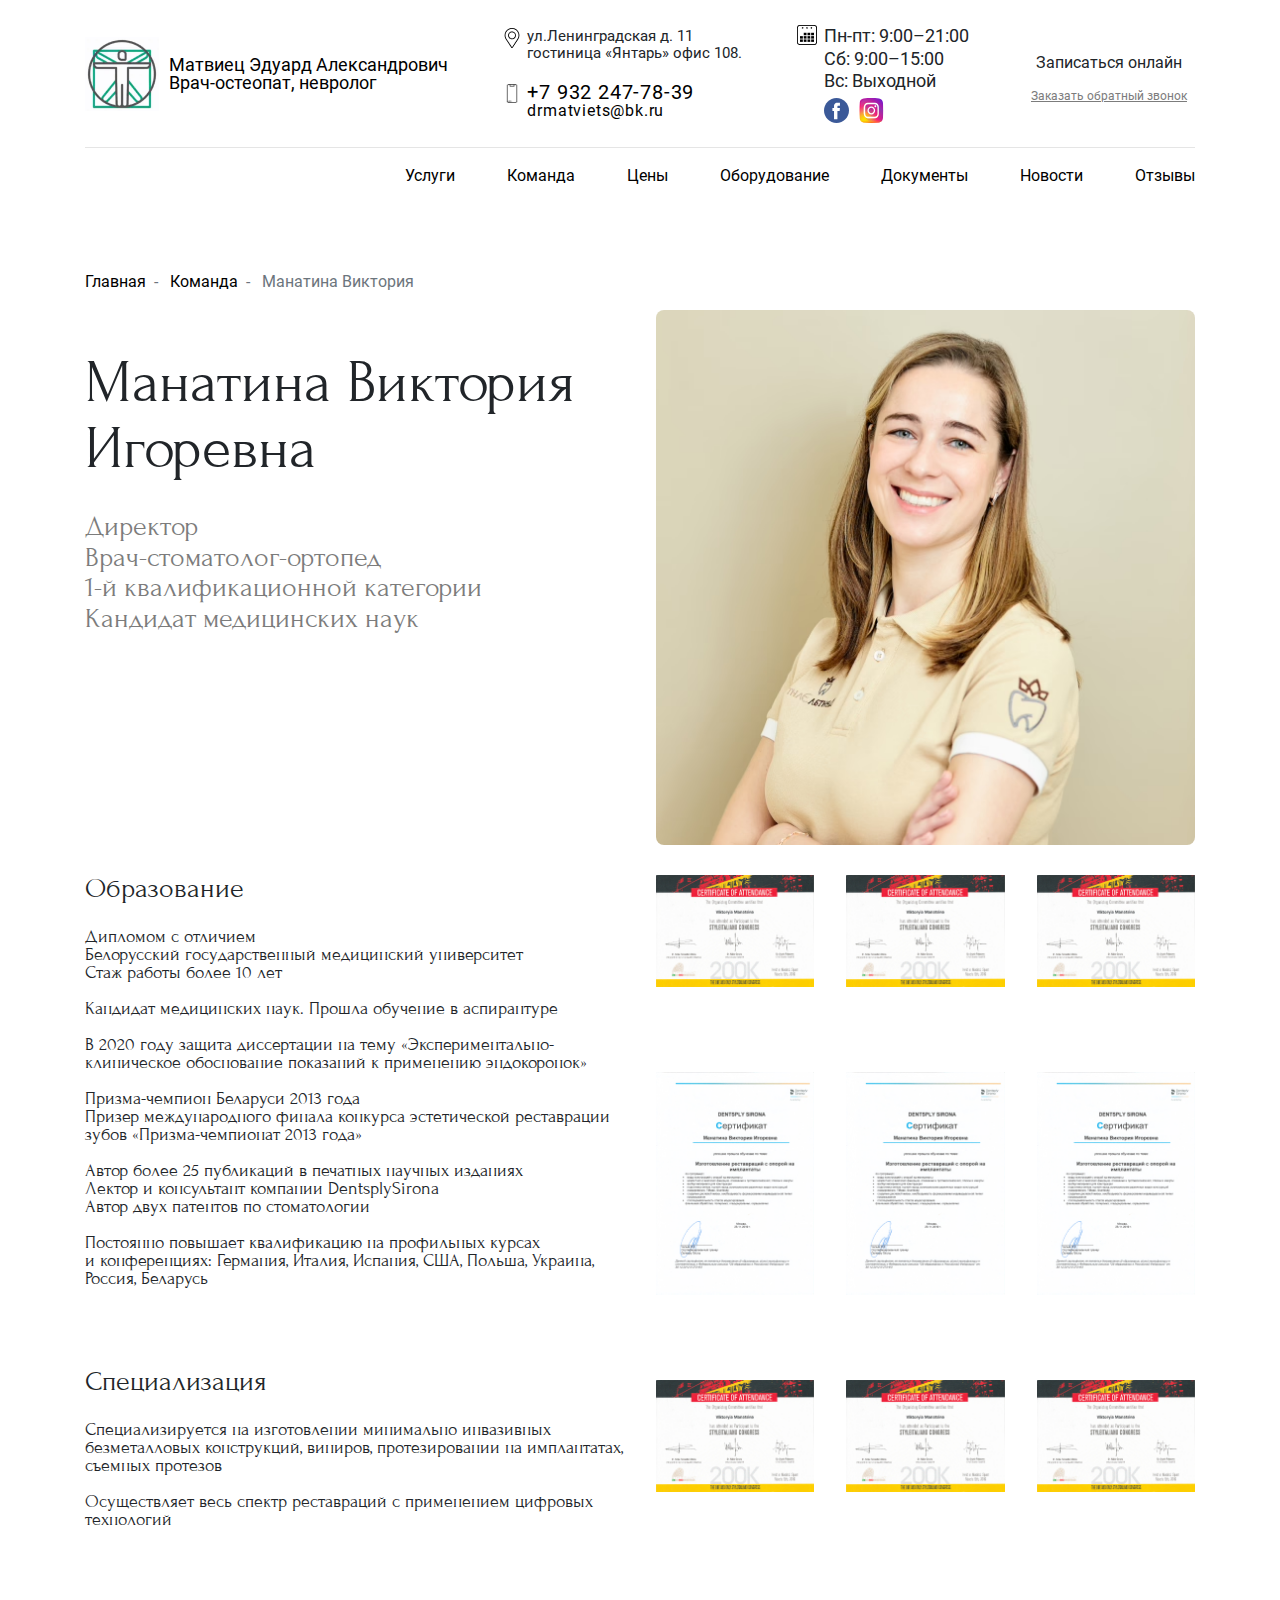
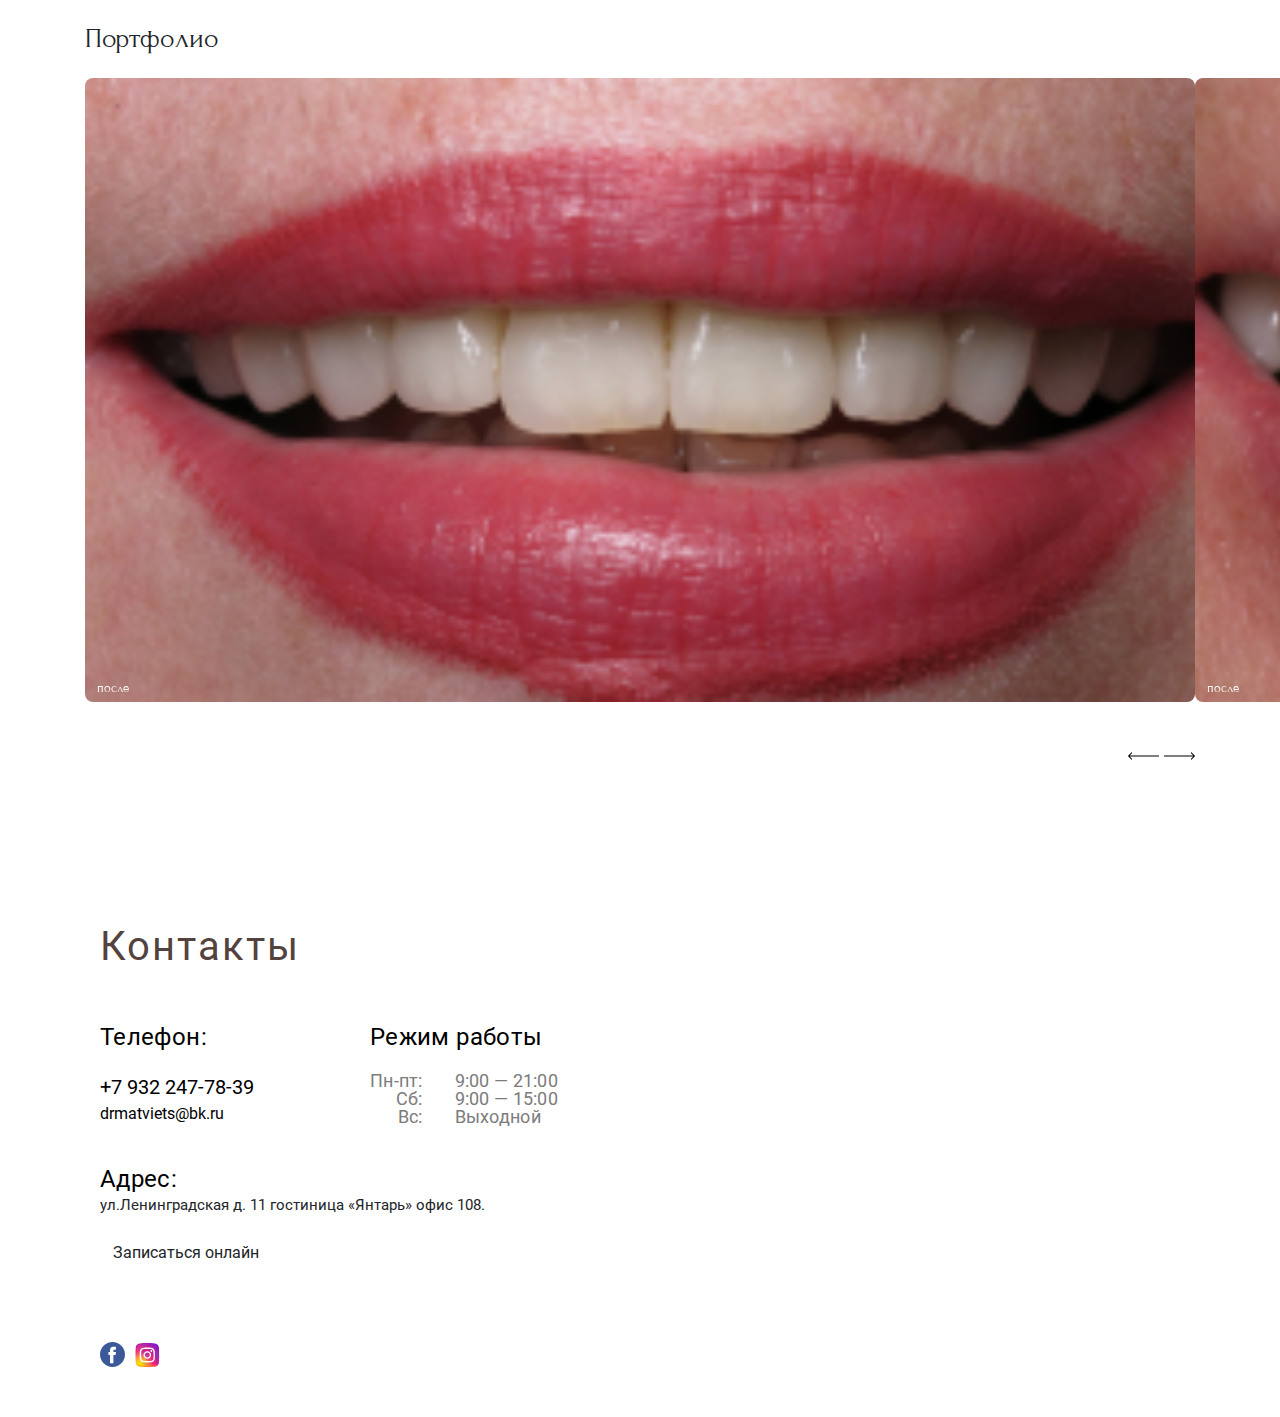
<file: page-specialist.html>
<!DOCTYPE html>
<html lang="ru" class="page">

<head>
  <meta charset="UTF-8">
  <meta name="viewport" content="width=device-width, initial-scale=1.0">
  <link rel="shortcut icon" href="favicon.ico" type="image/x-icon">
  <meta http-equiv="X-UA-Compatible" content="ie=edge">
  <meta name="theme-color" content="#111111">
  <title>Матвиец Э.А. | Врач-остеопат, невролог</title>
  <link rel="preload" href="fonts/ForumRegular.woff2" as="font" type="font/woff2" crossorigin>
  <link rel="preload" href="fonts/GothicA1-Light.woff2" as="font" type="font/woff2" crossorigin>
  <link rel="preload" href="fonts/GothicA1-Regular.woff2" as="font" type="font/woff2" crossorigin>
  <link rel="preload" href="fonts/RobotoLight.woff2" as="font" type="font/woff2" crossorigin>
  <link rel="preload" href="fonts/RobotoRegular.woff2" as="font" type="font/woff2" crossorigin>

  <link rel="stylesheet" href="css/vendor.css">
  <link rel="stylesheet" href="css/main.css">
  <!-- Bootstrap -->
  <link rel="stylesheet" href="https://stackpath.bootstrapcdn.com/bootstrap/4.3.1/css/bootstrap.min.css" integrity="sha384-ggOyR0iXCbMQv3Xipma34MD+dH/1fQ784/j6cY/iJTQUOhcWr7x9JvoRxT2MZw1T" crossorigin="anonymous">
  <link rel="stylesheet" href="https://unpkg.com/swiper/swiper-bundle.min.css" />
  <link href="./jquery.fancybox.min.css" rel="stylesheet">

  <script defer src="https://code.jquery.com/jquery-3.3.1.min.js"></script>
  <script defer src="./jquery.fancybox.min.js"></script>
  <script defer src="https://stackpath.bootstrapcdn.com/bootstrap/4.3.1/js/bootstrap.min.js"
integrity="sha384-JjSmVgyd0p3pXB1rRibZUAYoIIy6OrQ6VrjIEaFf/nJGzIxFDsf4x0xIM+B07jRM" crossorigin="anonymous"></script>
  <script defer src="https://api-maps.yandex.ru/2.1/?apikey=ваш API-ключ&lang=ru_RU"></script>
  <script defer src="https://unpkg.com/swiper/swiper-bundle.min.js"></script>
  <script defer src="js/main.js"></script>
</head>

<body class="page__body">
  <div class="site-container">
    <header class="header">
  <div class="container">
    <div class="header__content">
      <a href="#" class="logo">
        <img loading="lazy" src="./img/logo.png" class="image logo__img" width="74" height="74" alt="Логотип">
        <h2 class="logo__descr">Матвиец Эдуард Александрович</br>Врач-остеопат, невролог</h2>
      </a>
      <div class="header__col1">
        <div class="header__location">
          <img loading="lazy" src="./img/icon/pin.png" class="image header__location-img" width="20" height="20" alt="Иконка локации">
          <div class="header__location-text">ул.Ленинградская д. 11</br>гостиница «Янтарь» офис 108.</div>
        </div>
        <div class="header__contacts">
          <img loading="lazy" src="./img/icon/phone.png" class="image header__contacts-img" width="20" height="20" alt="Иконка локации">
          <div class="header__contacts-content">
            <a href="tel:+79322477839" class="header__contacts-phone">+7 932 247-78-39</a>
            <a href="mailto:drmatviets@bk.ru" class="header__contacts-email">drmatviets@bk.ru</a>
          </div>
        </div>
      </div>
      <div class="header__col2">
        <div class="header__schedule">
          <img loading="lazy" src="./img/icon/calendar.png" class="image header__schedule-img" width="20" height="20" alt="Иконка календаря">
          <div class="header__schedule-content">
            <div class="header__schedule-text">Пн-пт: 9:00–21:00</br>Сб: 9:00–15:00</br>Вс: Выходной</div>
            <div class="social">
              <div class="social__item"><a href="#" class="social__link"><img src="./img/icon/facebook.svg" class="image" width="25"
                    height="25" alt="Наша страничка в Фейсбук"></a></div>
              <div class="social__item"><a href="#" class="social__link"><img src="./img/icon/instagram.svg" class="image"
                    width="25" height="25" alt="Наша страничка в Инстаграме"></a></div>
            </div>
          </div>
        </div>
      </div>
      <div class="header__col3">
        <button class="btn-reset btn">Записаться онлайн</button>
        <button class="btn-reset callback-btn">Заказать обратный звонок</button>
      </div>
    </div>
    <nav class="nav">
      <ul class="list-reset nav__list">
        <li class="nav__item"><a href="#" class="nav__link">Услуги</a></li>
        <li class="nav__item"><a href="#" class="nav__link">Команда</a></li>
        <li class="nav__item"><a href="#" class="nav__link">Цены</a></li>
        <li class="nav__item"><a href="#" class="nav__link">Оборудование</a></li>
        <li class="nav__item"><a href="#" class="nav__link">Документы</a></li>
        <li class="nav__item"><a href="#" class="nav__link">Новости</a></li>
        <li class="nav__item"><a href="#" class="nav__link">Отзывы</a></li>
      </ul>
    </nav>

  </div>
</header>

    <main class="main">
      <div class="container">
        <ol class="breadcrumb">
          <li class="breadcrumb-item"><a href="index.html">Главная</a></li>
          <li class="breadcrumb-item"><a href="page-team.html">Команда</a></li>
          <li class="breadcrumb-item active">Манатина Виктория</li>
        </ol>
        <div class="specialist__main">
          <div class="specialist__main-content">
            <h2 class="specialist__main-name">Манатина Виктория Игоревна</h2>
            <p class="specialist__main-special">
              Директор</br>
              Врач-стоматолог-ортопед</br>
              1-й квалификационной категории</br>
              Кандидат медицинских наук
            </p>
          </div>
          <div class="specialist__main-img">
            <picture>
              <source srcset="./img/page-specialist/manatina.avif" type="image/avif">
              <source srcset="./img/page-specialist/manatina.webp" type="image/webp">
              <img loading="lazy" src="./img/page-specialist/manatina.jpg" class="image" width="544" height="540" alt="Манатина Виктория Игоревна">
            </picture>
          </div>
        </div>
        <div class="specialist__row">
          <div class="specialist__education">
            <h2 class="specialist__title">Образование</h2>
            <p class="specialist__text">
              Дипломом с отличием</br>
              Белорусский государственный медицинский университет</br>
              Стаж работы более 10 лет</br>
              </br>
              Кандидат медицинских наук. Прошла обучение в аспирантуре</br>
              </br>
              В 2020 году защита диссертации на тему «Экспериментально-клиническое обоснование показаний к применению эндокоронок»</br>
              </br>
              Призма-чемпион Беларуси 2013 года</br>
              Призер международного финала конкурса эстетической реставрации зубов «Призма-чемпионат 2013 года»</br>
              </br>
              Автор более 25 публикаций в печатных научных изданиях</br>
              Лектор и консультант компании DentsplySirona</br>
              Автор двух патентов по стоматологии</br>
              </br>
              Постоянно повышает квалификацию на профильных курсах и конференциях: Германия, Италия, Испания, США, Польша, Украина,
              Россия, Беларусь
            </p>
            <h2 class="specialist__title">Специализация</h2>
            <p class="specialist__text">
              Специализируется на изготовлении минимально инвазивных безметалловых конструкций, виниров, протезировании на
              имплантатах, съемных протезов</br>
              </br>
              Осуществляет весь спектр реставраций с применением цифровых технологий</br>
            </p>
          </div>
          <div class="specialist__certificates">
            <a data-fancybox="gallery" class="certificates__image" href="img/page-specialist/big_2019-madrid.jpg">
              <img src="./img/page-specialist/small_2019-madrid.jpg">
            </a>
            <a data-fancybox="gallery" class="certificates__image" href="img/page-specialist/big_2019-madrid.jpg">
              <img src="./img/page-specialist/small_2019-madrid.jpg">
            </a>
            <a data-fancybox="gallery" class="certificates__image" href="img/page-specialist/big_2019-madrid.jpg">
              <img src="./img/page-specialist/small_2019-madrid.jpg">
            </a>
            <a data-fancybox="gallery" class="certificates__image" href="img/page-specialist/big_2019-chaliy-ba.jpg">
              <img src="./img/page-specialist/small_2019-chaliy-ba.jpg">
            </a>
            <a data-fancybox="gallery" class="certificates__image" href="img/page-specialist/big_2019-chaliy-ba.jpg">
              <img src="./img/page-specialist/small_2019-chaliy-ba.jpg">
            </a>
            <a data-fancybox="gallery" class="certificates__image" href="img/page-specialist/big_2019-chaliy-ba.jpg">
              <img src="./img/page-specialist/small_2019-chaliy-ba.jpg">
            </a>
            <a data-fancybox="gallery" class="certificates__image" href="img/page-specialist/big_2019-madrid.jpg">
              <img src="./img/page-specialist/small_2019-madrid.jpg">
            </a>
            <a data-fancybox="gallery" class="certificates__image" href="img/page-specialist/big_2019-madrid.jpg">
              <img src="./img/page-specialist/small_2019-madrid.jpg">
            </a>
            <a data-fancybox="gallery" class="certificates__image" href="img/page-specialist/big_2019-madrid.jpg">
              <img src="./img/page-specialist/small_2019-madrid.jpg">
            </a>
          </div>

        </div>
        <div class="specialist__portfolio-slider">
          <h2 class="specialist__title">Портфолио</h2>
          <div class="swiper-wrapper">
            <div class="swiper-slide">
              <div class="specialist__portfolio-item">
                <div class="specialist__portfolio-text">после</div>
                <a class="specialist__portfolio-img" data-fancybox="gallery" href="img/page-specialist/big_posle-1.jpg">
                  <img loading="lazy" src="./img/page-specialist/small_posle-1.jpg" class="image" width="256" height="144" alt="Портфолио 1">
                </a>
              </div>
            </div>
            <div class="swiper-slide">
              <div class="specialist__portfolio-item">
                <div class="specialist__portfolio-text">после</div>
                <a class="specialist__portfolio-img" data-fancybox="gallery" href="img/page-specialist/big_posle-2.jpg">
                  <img loading="lazy" src="./img/page-specialist/small_posle-2.jpg" class="image" width="256" height="144" alt="Портфолио 2">
                </a>
              </div>
            </div>
            <div class="swiper-slide">
              <div class="specialist__portfolio-item">
                <div class="specialist__portfolio-text">после</div>
                <a class="specialist__portfolio-img" data-fancybox="gallery" href="img/page-specialist/big_posle-1.jpg">
                  <img loading="lazy" src="./img/page-specialist/small_posle-1.jpg" class="image" width="256" height="144" alt="Портфолио 1">
                </a>
              </div>
            </div>
            <div class="swiper-slide">
              <div class="specialist__portfolio-item">
                <div class="specialist__portfolio-text">после</div>
                <a class="specialist__portfolio-img" data-fancybox="gallery" href="img/page-specialist/big_posle-2.jpg">
                  <img loading="lazy" src="./img/page-specialist/small_posle-2.jpg" class="image" width="256" height="144" alt="Портфолио 2">
                </a>
              </div>
            </div>
            <div class="swiper-slide">
              <div class="specialist__portfolio-item">
                <div class="specialist__portfolio-text">после</div>
                <a class="specialist__portfolio-img" data-fancybox="gallery" href="img/page-specialist/big_posle-1.jpg">
                  <img loading="lazy" src="./img/page-specialist/small_posle-1.jpg" class="image" width="256" height="144" alt="Портфолио 1">
                </a>
              </div>
            </div>
            <div class="swiper-slide">
              <div class="specialist__portfolio-item">
                <div class="specialist__portfolio-text">после</div>
                <a class="specialist__portfolio-img" data-fancybox="gallery" href="img/page-specialist/big_posle-2.jpg">
                  <img loading="lazy" src="./img/page-specialist/small_posle-2.jpg" class="image" width="256" height="144" alt="Портфолио 2">
                </a>
              </div>
            </div>
          </div>
          <div class="slider__btns">
            <button class="btn-reset specialist-portfolio__slider-btn specialist-portfolio__slider-btn--prev" aria-label="Перейти к предыдущему слайду"></button>
            <button class="btn-reset specialist-portfolio__slider-btn specialist-portfolio__slider-btn--next" aria-label="Перейти к следующему слайду"></button>
          </div>
        </div>
        <section class="contacts">
  <div class="container contacts__container">
    <div class="contacts__col">
      <h2 class="contacts__title title">Контакты</h2>
      <div class="contacts__content">
        <div class="contacts__item contacts__item-column">
          <h3 class="contacts__item-title">Телефон:</h3>
          <a href="tel:+79322477839" class="contacts__item-phone">+7 932 247-78-39</a>
          <a href="mailto:drmatviets@bk.ru" class="contacts__item-email">drmatviets@bk.ru</a>
        </div>
        <div class="contacts__item">
          <h3 class="contacts__item-title">Режим работы</h3>
          <div class="contacts__item-schedule">
            <div class="contacts__item-schedule-day">
              Пн-пт:</br>
              Сб:</br>
              Вс:
            </div>
            <div class="contacts__item-schedule-time">
              9:00 — 21:00</br>
              9:00 — 15:00</br>
              Выходной
            </div>
          </div>
        </div>
        <div class="contacts__item">
          <h3 class="contacts__item-title contacts__item-title-address">Адрес:</h3>
          <div class="contacts__item-text">ул.Ленинградская д. 11 гостиница «Янтарь» офис 108.</div>
          <button class="btn-reset btn">Записаться онлайн</button>
        </div>
      </div>
      <div class="social">
        <div class="social__item"><a href="#" class="social__link"><img src="./img/icon/facebook.svg" class="image" width="25"
              height="25" alt="Наша страничка в Фейсбук"></a></div>
        <div class="social__item"><a href="#" class="social__link"><img src="./img/icon/instagram.svg" class="image"
              width="25" height="25" alt="Наша страничка в Инстаграме"></a></div>
      </div>
    </div>
    <div id="map" class="map"></div>
  </div>
</section>

      </div>
    </main>

  </div>
</body>
</html>
</file>
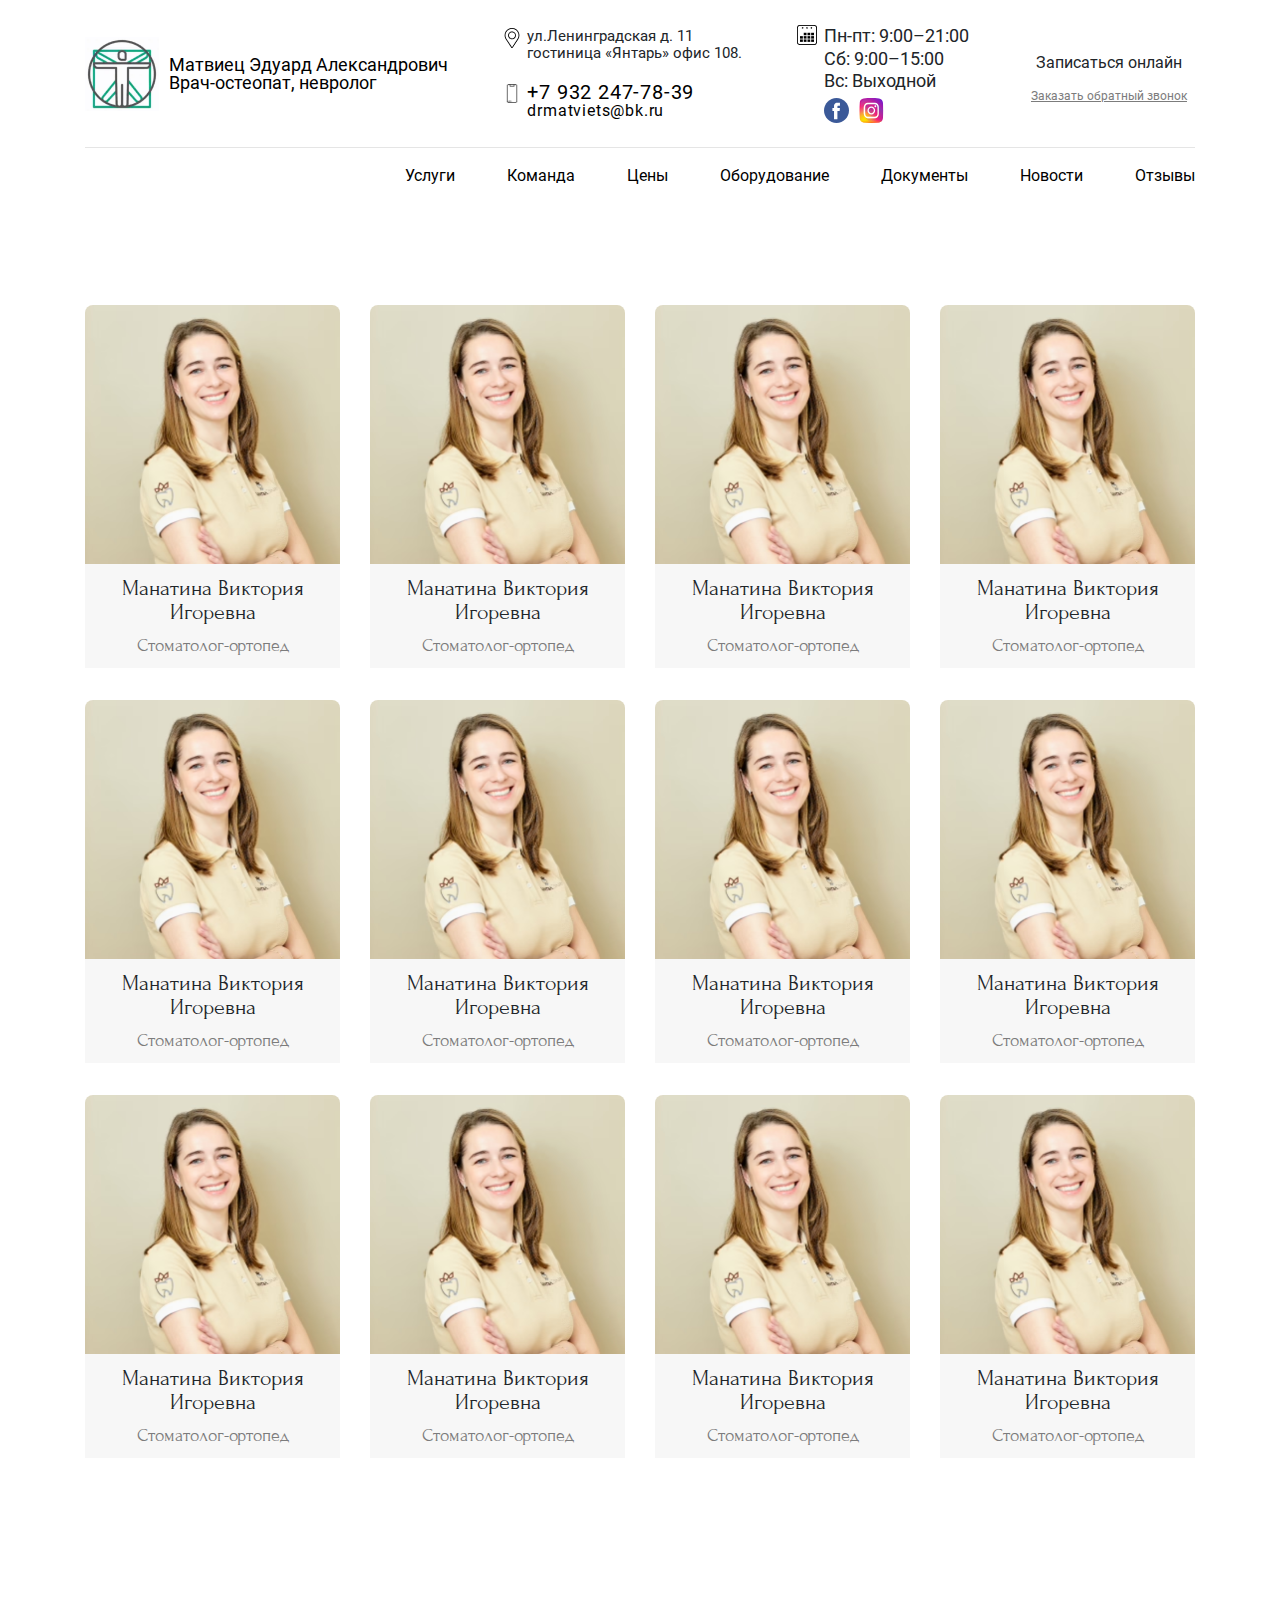
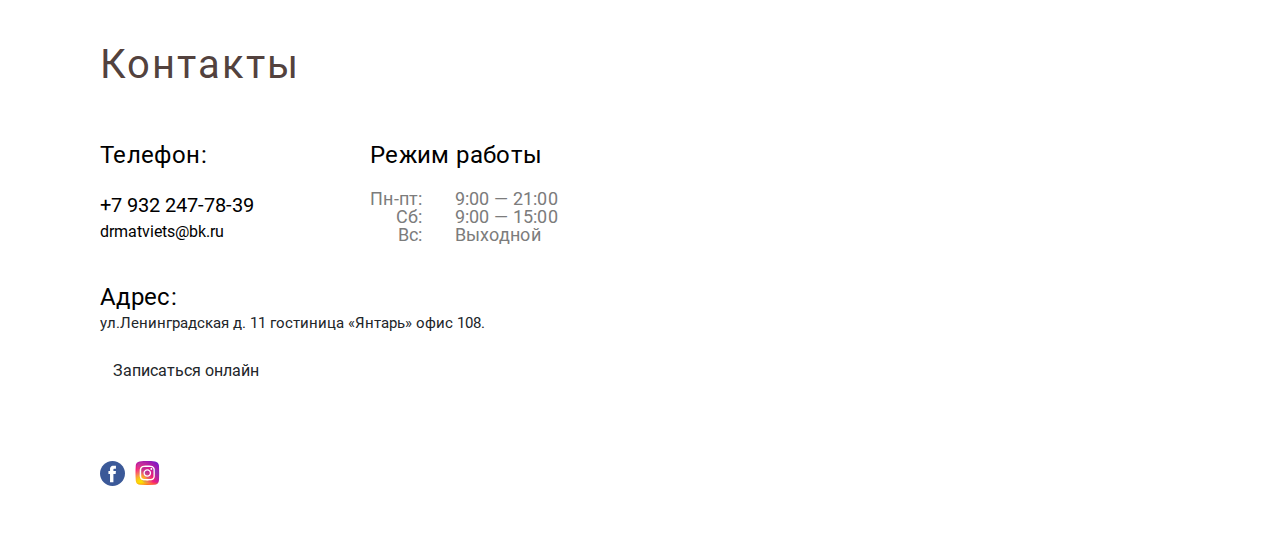
<file: page-team.html>
<!DOCTYPE html>
<html lang="ru" class="page">

<head>
  <meta charset="UTF-8">
  <meta name="viewport" content="width=device-width, initial-scale=1.0">
  <link rel="shortcut icon" href="favicon.ico" type="image/x-icon">
  <meta http-equiv="X-UA-Compatible" content="ie=edge">
  <meta name="theme-color" content="#111111">
  <title>Матвиец Э.А. | Врач-остеопат, невролог</title>
  <link rel="preload" href="fonts/ForumRegular.woff2" as="font" type="font/woff2" crossorigin>
  <link rel="preload" href="fonts/GothicA1-Light.woff2" as="font" type="font/woff2" crossorigin>
  <link rel="preload" href="fonts/GothicA1-Regular.woff2" as="font" type="font/woff2" crossorigin>
  <link rel="preload" href="fonts/RobotoLight.woff2" as="font" type="font/woff2" crossorigin>
  <link rel="preload" href="fonts/RobotoRegular.woff2" as="font" type="font/woff2" crossorigin>

  <link rel="stylesheet" href="css/vendor.css">
  <link rel="stylesheet" href="css/main.css">
  <!-- Bootstrap -->
  <link rel="stylesheet" href="https://stackpath.bootstrapcdn.com/bootstrap/4.3.1/css/bootstrap.min.css" integrity="sha384-ggOyR0iXCbMQv3Xipma34MD+dH/1fQ784/j6cY/iJTQUOhcWr7x9JvoRxT2MZw1T" crossorigin="anonymous">
  <link rel="stylesheet" href="https://unpkg.com/swiper/swiper-bundle.min.css" />
  <link href="./jquery.fancybox.min.css" rel="stylesheet">

  <script defer src="https://code.jquery.com/jquery-3.3.1.min.js"></script>
  <script defer src="./jquery.fancybox.min.js"></script>
  <script defer src="https://stackpath.bootstrapcdn.com/bootstrap/4.3.1/js/bootstrap.min.js"
integrity="sha384-JjSmVgyd0p3pXB1rRibZUAYoIIy6OrQ6VrjIEaFf/nJGzIxFDsf4x0xIM+B07jRM" crossorigin="anonymous"></script>
  <script defer src="https://api-maps.yandex.ru/2.1/?apikey=ваш API-ключ&lang=ru_RU"></script>
  <script defer src="https://unpkg.com/swiper/swiper-bundle.min.js"></script>
  <script defer src="js/main.js"></script>
</head>

<body class="page__body">
  <div class="site-container">
    <header class="header">
  <div class="container">
    <div class="header__content">
      <a href="#" class="logo">
        <img loading="lazy" src="./img/logo.png" class="image logo__img" width="74" height="74" alt="Логотип">
        <h2 class="logo__descr">Матвиец Эдуард Александрович</br>Врач-остеопат, невролог</h2>
      </a>
      <div class="header__col1">
        <div class="header__location">
          <img loading="lazy" src="./img/icon/pin.png" class="image header__location-img" width="20" height="20" alt="Иконка локации">
          <div class="header__location-text">ул.Ленинградская д. 11</br>гостиница «Янтарь» офис 108.</div>
        </div>
        <div class="header__contacts">
          <img loading="lazy" src="./img/icon/phone.png" class="image header__contacts-img" width="20" height="20" alt="Иконка локации">
          <div class="header__contacts-content">
            <a href="tel:+79322477839" class="header__contacts-phone">+7 932 247-78-39</a>
            <a href="mailto:drmatviets@bk.ru" class="header__contacts-email">drmatviets@bk.ru</a>
          </div>
        </div>
      </div>
      <div class="header__col2">
        <div class="header__schedule">
          <img loading="lazy" src="./img/icon/calendar.png" class="image header__schedule-img" width="20" height="20" alt="Иконка календаря">
          <div class="header__schedule-content">
            <div class="header__schedule-text">Пн-пт: 9:00–21:00</br>Сб: 9:00–15:00</br>Вс: Выходной</div>
            <div class="social">
              <div class="social__item"><a href="#" class="social__link"><img src="./img/icon/facebook.svg" class="image" width="25"
                    height="25" alt="Наша страничка в Фейсбук"></a></div>
              <div class="social__item"><a href="#" class="social__link"><img src="./img/icon/instagram.svg" class="image"
                    width="25" height="25" alt="Наша страничка в Инстаграме"></a></div>
            </div>
          </div>
        </div>
      </div>
      <div class="header__col3">
        <button class="btn-reset btn">Записаться онлайн</button>
        <button class="btn-reset callback-btn">Заказать обратный звонок</button>
      </div>
    </div>
    <nav class="nav">
      <ul class="list-reset nav__list">
        <li class="nav__item"><a href="#" class="nav__link">Услуги</a></li>
        <li class="nav__item"><a href="#" class="nav__link">Команда</a></li>
        <li class="nav__item"><a href="#" class="nav__link">Цены</a></li>
        <li class="nav__item"><a href="#" class="nav__link">Оборудование</a></li>
        <li class="nav__item"><a href="#" class="nav__link">Документы</a></li>
        <li class="nav__item"><a href="#" class="nav__link">Новости</a></li>
        <li class="nav__item"><a href="#" class="nav__link">Отзывы</a></li>
      </ul>
    </nav>

  </div>
</header>

    <main class="main">
      <div class="container">
        <div class="team__row row">
          <div class="col-sm-6 col-md-4 col-lg-3">
            <div class="team__specialist-img">
              <picture>
                <source srcset="./img/page-team/manatina.avif" type="image/avif">
                <source srcset="./img/page-team/manatina.webp" type="image/webp">
                <img loading="lazy" src="./img/page-team/manatina.jpg" class="image" width="" height="" alt="">
              </picture>
            </div>
            <div class="team__specialist-info">
              <h2 class="team__specialist-name"><a href="#page-specialist.html" class="team__specialist-name--link">Манатина Виктория Игоревна</a></h2>
              <p class="team__specialist-special">Стоматолог-ортопед</p>
            </div>
          </div>
          <div class="col-sm-6 col-md-4 col-lg-3">
            <div class="team__specialist-img">
              <picture>
                <source srcset="./img/page-team/manatina.avif" type="image/avif">
                <source srcset="./img/page-team/manatina.webp" type="image/webp">
                <img loading="lazy" src="./img/page-team/manatina.jpg" class="image" width="" height="" alt="">
              </picture>
            </div>
            <div class="team__specialist-info">
              <h2 class="team__specialist-name">Манатина Виктория Игоревна</h2>
              <p class="team__specialist-special">Стоматолог-ортопед</p>
            </div>
          </div>
          <div class="col-sm-6 col-md-4 col-lg-3">
            <div class="team__specialist-img">
              <picture>
                <source srcset="./img/page-team/manatina.avif" type="image/avif">
                <source srcset="./img/page-team/manatina.webp" type="image/webp">
                <img loading="lazy" src="./img/page-team/manatina.jpg" class="image" width="" height="" alt="">
              </picture>
            </div>
            <div class="team__specialist-info">
              <h2 class="team__specialist-name">Манатина Виктория Игоревна</h2>
              <p class="team__specialist-special">Стоматолог-ортопед</p>
            </div>
          </div>
          <div class="col-sm-6 col-md-4 col-lg-3">
            <div class="team__specialist-img">
              <picture>
                <source srcset="./img/page-team/manatina.avif" type="image/avif">
                <source srcset="./img/page-team/manatina.webp" type="image/webp">
                <img loading="lazy" src="./img/page-team/manatina.jpg" class="image" width="" height="" alt="">
              </picture>
            </div>
            <div class="team__specialist-info">
              <h2 class="team__specialist-name">Манатина Виктория Игоревна</h2>
              <p class="team__specialist-special">Стоматолог-ортопед</p>
            </div>
          </div>
          <div class="col-sm-6 col-md-4 col-lg-3">
            <div class="team__specialist-img">
              <picture>
                <source srcset="./img/page-team/manatina.avif" type="image/avif">
                <source srcset="./img/page-team/manatina.webp" type="image/webp">
                <img loading="lazy" src="./img/page-team/manatina.jpg" class="image" width="" height="" alt="">
              </picture>
            </div>
            <div class="team__specialist-info">
              <h2 class="team__specialist-name">Манатина Виктория Игоревна</h2>
              <p class="team__specialist-special">Стоматолог-ортопед</p>
            </div>
          </div>
          <div class="col-sm-6 col-md-4 col-lg-3">
            <div class="team__specialist-img">
              <picture>
                <source srcset="./img/page-team/manatina.avif" type="image/avif">
                <source srcset="./img/page-team/manatina.webp" type="image/webp">
                <img loading="lazy" src="./img/page-team/manatina.jpg" class="image" width="" height="" alt="">
              </picture>
            </div>
            <div class="team__specialist-info">
              <h2 class="team__specialist-name">Манатина Виктория Игоревна</h2>
              <p class="team__specialist-special">Стоматолог-ортопед</p>
            </div>
          </div>
          <div class="col-sm-6 col-md-4 col-lg-3">
            <div class="team__specialist-img">
              <picture>
                <source srcset="./img/page-team/manatina.avif" type="image/avif">
                <source srcset="./img/page-team/manatina.webp" type="image/webp">
                <img loading="lazy" src="./img/page-team/manatina.jpg" class="image" width="" height="" alt="">
              </picture>
            </div>
            <div class="team__specialist-info">
              <h2 class="team__specialist-name">Манатина Виктория Игоревна</h2>
              <p class="team__specialist-special">Стоматолог-ортопед</p>
            </div>
          </div>
          <div class="col-sm-6 col-md-4 col-lg-3">
            <div class="team__specialist-img">
              <picture>
                <source srcset="./img/page-team/manatina.avif" type="image/avif">
                <source srcset="./img/page-team/manatina.webp" type="image/webp">
                <img loading="lazy" src="./img/page-team/manatina.jpg" class="image" width="" height="" alt="">
              </picture>
            </div>
            <div class="team__specialist-info">
              <h2 class="team__specialist-name">Манатина Виктория Игоревна</h2>
              <p class="team__specialist-special">Стоматолог-ортопед</p>
            </div>
          </div>
          <div class="col-sm-6 col-md-4 col-lg-3">
            <div class="team__specialist-img">
              <picture>
                <source srcset="./img/page-team/manatina.avif" type="image/avif">
                <source srcset="./img/page-team/manatina.webp" type="image/webp">
                <img loading="lazy" src="./img/page-team/manatina.jpg" class="image" width="" height="" alt="">
              </picture>
            </div>
            <div class="team__specialist-info">
              <h2 class="team__specialist-name">Манатина Виктория Игоревна</h2>
              <p class="team__specialist-special">Стоматолог-ортопед</p>
            </div>
          </div>
          <div class="col-sm-6 col-md-4 col-lg-3">
            <div class="team__specialist-img">
              <picture>
                <source srcset="./img/page-team/manatina.avif" type="image/avif">
                <source srcset="./img/page-team/manatina.webp" type="image/webp">
                <img loading="lazy" src="./img/page-team/manatina.jpg" class="image" width="" height="" alt="">
              </picture>
            </div>
            <div class="team__specialist-info">
              <h2 class="team__specialist-name">Манатина Виктория Игоревна</h2>
              <p class="team__specialist-special">Стоматолог-ортопед</p>
            </div>
          </div>
          <div class="col-sm-6 col-md-4 col-lg-3">
            <div class="team__specialist-img">
              <picture>
                <source srcset="./img/page-team/manatina.avif" type="image/avif">
                <source srcset="./img/page-team/manatina.webp" type="image/webp">
                <img loading="lazy" src="./img/page-team/manatina.jpg" class="image" width="" height="" alt="">
              </picture>
            </div>
            <div class="team__specialist-info">
              <h2 class="team__specialist-name">Манатина Виктория Игоревна</h2>
              <p class="team__specialist-special">Стоматолог-ортопед</p>
            </div>
          </div>
          <div class="col-sm-6 col-md-4 col-lg-3">
            <div class="team__specialist-img">
              <picture>
                <source srcset="./img/page-team/manatina.avif" type="image/avif">
                <source srcset="./img/page-team/manatina.webp" type="image/webp">
                <img loading="lazy" src="./img/page-team/manatina.jpg" class="image" width="" height="" alt="">
              </picture>
            </div>
            <div class="team__specialist-info">
              <h2 class="team__specialist-name">Манатина Виктория Игоревна</h2>
              <p class="team__specialist-special">Стоматолог-ортопед</p>
            </div>
          </div>
        </div>
        <section class="contacts">
  <div class="container contacts__container">
    <div class="contacts__col">
      <h2 class="contacts__title title">Контакты</h2>
      <div class="contacts__content">
        <div class="contacts__item contacts__item-column">
          <h3 class="contacts__item-title">Телефон:</h3>
          <a href="tel:+79322477839" class="contacts__item-phone">+7 932 247-78-39</a>
          <a href="mailto:drmatviets@bk.ru" class="contacts__item-email">drmatviets@bk.ru</a>
        </div>
        <div class="contacts__item">
          <h3 class="contacts__item-title">Режим работы</h3>
          <div class="contacts__item-schedule">
            <div class="contacts__item-schedule-day">
              Пн-пт:</br>
              Сб:</br>
              Вс:
            </div>
            <div class="contacts__item-schedule-time">
              9:00 — 21:00</br>
              9:00 — 15:00</br>
              Выходной
            </div>
          </div>
        </div>
        <div class="contacts__item">
          <h3 class="contacts__item-title contacts__item-title-address">Адрес:</h3>
          <div class="contacts__item-text">ул.Ленинградская д. 11 гостиница «Янтарь» офис 108.</div>
          <button class="btn-reset btn">Записаться онлайн</button>
        </div>
      </div>
      <div class="social">
        <div class="social__item"><a href="#" class="social__link"><img src="./img/icon/facebook.svg" class="image" width="25"
              height="25" alt="Наша страничка в Фейсбук"></a></div>
        <div class="social__item"><a href="#" class="social__link"><img src="./img/icon/instagram.svg" class="image"
              width="25" height="25" alt="Наша страничка в Инстаграме"></a></div>
      </div>
    </div>
    <div id="map" class="map"></div>
  </div>
</section>

      </div>
    </main>

  </div>
</body>

</html>
</file>
<file: css/main.css>
@charset "UTF-8";
:root {
  --font-family: "Forum", sans-serif;
  --content-width: 1120px;
  --container-offset: 15px;
  --container-width: calc(var(--content-width) + (var(--container-offset) * 2));
  --primary-color: #DBC88D;
  --secondary-color: #C7B479;
  --brown-color: #483632;
  --lightPrimary-color: #F2E9CF;
  --dark-color: #000000;
  --grey-color: #7C7C7C;
  --light-color: #fff;
  --blue-color: #B9E6FF;
}

/* stylelint-disable */ /* stylelint-disable */ /* stylelint-disable */
.custom-checkbox__field:checked + .custom-checkbox__content::after {
  opacity: 1;
}

.custom-checkbox__field:focus + .custom-checkbox__content::before {
  outline: 2px solid #f00;
  outline-offset: 2px;
}

.custom-checkbox__field:disabled + .custom-checkbox__content {
  opacity: 0.4;
  pointer-events: none;
}

/* stylelint-disable */ /* stylelint-disable */
@font-face {
  font-family: "Forum";
  src: url("../fonts/../fonts/ForumRegular.woff2") format("woff2");
  font-weight: 400;
  font-display: swap;
  font-style: normal;
}
@font-face {
  font-family: "GothicA1";
  src: url("../fonts/../fonts/GothicA1-Light.woff2") format("woff2");
  font-weight: 300;
  font-display: swap;
  font-style: light;
}
@font-face {
  font-family: "GothicA1";
  src: url("../fonts/../fonts/GothicA1-Regular.woff2") format("woff2");
  font-weight: 400;
  font-display: swap;
  font-style: normal;
}
@font-face {
  font-family: "Roboto";
  src: url("../fonts/../fonts/RobotoLight.woff2") format("woff2");
  font-weight: 300;
  font-display: swap;
  font-style: light;
}
@font-face {
  font-family: "Roboto";
  src: url("../fonts/../fonts/RobotoRegular.woff2") format("woff2");
  font-weight: 400;
  font-display: swap;
  font-style: normal;
}
html {
  -webkit-box-sizing: border-box;
  box-sizing: border-box;
}

*,
*::before,
*::after {
  -webkit-box-sizing: inherit;
  box-sizing: inherit;
}

.page {
  height: 100%;
  font-family: var(--font-family, sans-serif);
  -webkit-text-size-adjust: 100%;
}

.page__body {
  margin: 0;
  min-width: 320px;
  min-height: 100%;
  font-size: 16px;
}

img {
  height: auto;
  max-width: 100%;
  -o-object-fit: cover;
  object-fit: cover;
}

a {
  text-decoration: none;
}

.site-container {
  overflow: hidden;
}

.is-hidden {
  display: none !important; /* stylelint-disable-line declaration-no-important */
}

.btn-reset {
  border: none;
  padding: 0;
  background: transparent;
  cursor: pointer;
}

.list-reset {
  list-style: none;
  margin: 0;
  padding: 0;
}

.input-reset {
  -webkit-appearance: none;
  -moz-appearance: none;
  appearance: none;
  border: none;
  border-radius: 0;
  background-color: #fff;
}
.input-reset::-webkit-search-decoration, .input-reset::-webkit-search-cancel-button, .input-reset::-webkit-search-results-button, .input-reset::-webkit-search-results-decoration {
  display: none;
}

.visually-hidden {
  position: absolute;
  overflow: hidden;
  margin: -1px;
  border: 0;
  padding: 0;
  width: 1px;
  height: 1px;
  clip: rect(0 0 0 0);
}

.container {
  margin: 0 auto;
  padding: 0 var(--container-offset);
  max-width: var(--container-width);
}

.js-focus-visible :focus:not(.focus-visible) {
  outline: none;
}

.centered {
  text-align: center;
}

.dis-scroll {
  position: fixed;
  left: 0;
  top: 0;
  overflow: hidden;
  width: 100%;
  height: 100vh;
  -ms-scroll-chaining: none;
  overscroll-behavior: none;
}

.page--ios .dis-scroll {
  position: relative;
}

.btn {
  display: -webkit-inline-box;
  display: -ms-inline-flexbox;
  display: inline-flex;
  padding: 11px 25px 12px 25px;
  font-weight: 400;
  font-size: 14px;
  line-height: 15px;
  border-radius: 8px;
  background-color: var(--primary-color);
  -webkit-transition: background-color 0.3s ease-in;
  -o-transition: background-color 0.3s ease-in;
  transition: background-color 0.3s ease-in;
}
.btn:hover {
  background-color: var(--secondary-color);
}

.callback-btn {
  margin-top: 8px;
  font-weight: 400;
  font-size: 12px;
  line-height: 13px;
  text-decoration: underline;
  color: var(--grey-color);
  -webkit-transition: color 0.3s ease-in, -webkit-text-decoration 0.3s ease-in;
  transition: color 0.3s ease-in, -webkit-text-decoration 0.3s ease-in;
  -o-transition: text-decoration 0.3s ease-in, color 0.3s ease-in;
  transition: text-decoration 0.3s ease-in, color 0.3s ease-in;
  transition: text-decoration 0.3s ease-in, color 0.3s ease-in, -webkit-text-decoration 0.3s ease-in;
}
.callback-btn:hover {
  text-decoration: none;
  color: var(--dark-color);
}

.title {
  margin: 0;
  padding: 0;
  font-weight: 400;
  font-size: 40px;
  line-height: 110%;
  letter-spacing: 0.05em;
  color: rgba(72, 54, 50, 0.95);
}
@media (max-width: 768px) {
  .title {
    font-size: 32px;
  }
}
@media (max-width: 576px) {
  .title {
    font-size: 24px;
  }
}

.breadcrumb {
  margin-top: 65px;
  list-style: none;
  display: -webkit-box;
  display: -ms-flexbox;
  display: flex;
  padding: 0px !important;
  background: none !important;
}
@media (max-width: 576px) {
  .breadcrumb {
    margin-top: 40px;
  }
}

.breadcrumb-item > a,
.breadcrumb-item.active {
  color: #000000;
  text-decoration: none;
  position: relative;
  -webkit-user-select: none;
  -moz-user-select: none;
  -ms-user-select: none;
  user-select: none;
}

.breadcrumb > li + li:before {
  content: "- " !important;
}

.breadcrumb-item > a {
  -webkit-transition: color 0.3s ease-in;
  -o-transition: color 0.3s ease-in;
  transition: color 0.3s ease-in;
}
.breadcrumb-item > a:hover {
  color: var(--primary-color);
}

.header__content {
  position: relative;
  display: -webkit-box;
  display: -ms-flexbox;
  display: flex;
  -webkit-box-align: center;
  -ms-flex-align: center;
  align-items: center;
  -webkit-box-pack: justify;
  -ms-flex-pack: justify;
  justify-content: space-between;
  padding: 25px 0;
}
.header__content::before {
  position: absolute;
  content: "";
  left: 0;
  bottom: 0;
  width: 100%;
  height: 1px;
  background-color: rgba(0, 0, 0, 0.1);
}
.header .logo {
  display: -webkit-box;
  display: -ms-flexbox;
  display: flex;
  -webkit-box-align: center;
  -ms-flex-align: center;
  align-items: center;
  color: var(--dark-color);
}
.header .logo__img {
  margin-right: 10px;
  width: 74px;
  height: 74px;
}
.header .logo__descr {
  margin: 0;
  padding: 0;
  font-weight: 400;
  font-size: 18px;
  line-height: 100%;
  color: var(--dark-color);
}
.header__location {
  display: -webkit-box;
  display: -ms-flexbox;
  display: flex;
  -webkit-box-align: start;
  -ms-flex-align: start;
  align-items: start;
  margin-bottom: 22px;
}
.header__location-img {
  margin-right: 5px;
}
.header__location-text {
  font-weight: 400;
  font-size: 15px;
  line-height: 17px;
}
.header__contacts {
  display: -webkit-box;
  display: -ms-flexbox;
  display: flex;
  -webkit-box-align: start;
  -ms-flex-align: start;
  align-items: start;
}
.header__contacts-img {
  margin-right: 5px;
}
.header__contacts-content {
  display: -webkit-box;
  display: -ms-flexbox;
  display: flex;
  -webkit-box-orient: vertical;
  -webkit-box-direction: normal;
  -ms-flex-direction: column;
  flex-direction: column;
  line-height: 110%;
  letter-spacing: 0.05em;
}
.header__contacts-phone {
  font-size: 20px;
  text-decoration: none;
  color: var(--dark-color);
  -webkit-transition: color 0.3s ease-in, -webkit-text-decoration 0.3s ease-in;
  transition: color 0.3s ease-in, -webkit-text-decoration 0.3s ease-in;
  -o-transition: text-decoration 0.3s ease-in, color 0.3s ease-in;
  transition: text-decoration 0.3s ease-in, color 0.3s ease-in;
  transition: text-decoration 0.3s ease-in, color 0.3s ease-in, -webkit-text-decoration 0.3s ease-in;
}
.header__contacts-phone:hover {
  text-decoration: underline;
  color: var(--secondary-color);
}
.header__contacts-email {
  font-size: 16px;
  text-decoration: none;
  color: var(--dark-color);
  -webkit-transition: color 0.3s ease-in, -webkit-text-decoration 0.3s ease-in;
  transition: color 0.3s ease-in, -webkit-text-decoration 0.3s ease-in;
  -o-transition: text-decoration 0.3s ease-in, color 0.3s ease-in;
  transition: text-decoration 0.3s ease-in, color 0.3s ease-in;
  transition: text-decoration 0.3s ease-in, color 0.3s ease-in, -webkit-text-decoration 0.3s ease-in;
}
.header__contacts-email:hover {
  text-decoration: underline;
  color: var(--secondary-color);
}
.header__schedule {
  display: -webkit-box;
  display: -ms-flexbox;
  display: flex;
  -webkit-box-align: start;
  -ms-flex-align: start;
  align-items: start;
}
.header__schedule-img {
  margin-right: 7px;
}
.header__schedule-text {
  font-size: 18px;
  line-height: 125%;
  margin-bottom: 5px;
}
.header__col3 {
  display: -webkit-box;
  display: -ms-flexbox;
  display: flex;
  -webkit-box-orient: vertical;
  -webkit-box-direction: normal;
  -ms-flex-direction: column;
  flex-direction: column;
  -webkit-box-align: center;
  -ms-flex-align: center;
  align-items: center;
}
.header .nav {
  display: -webkit-box;
  display: -ms-flexbox;
  display: flex;
  -webkit-box-pack: right;
  -ms-flex-pack: right;
  justify-content: right;
  padding: 16px 0 17px 0;
}
.header .nav__list {
  display: -webkit-box;
  display: -ms-flexbox;
  display: flex;
  -webkit-box-align: center;
  -ms-flex-align: center;
  align-items: center;
}
.header .nav__item:not(:last-child) {
  margin-right: 52px;
}
.header .nav__link {
  font-weight: 400;
  font-size: 16px;
  line-height: 18px;
  color: var(--dark-color);
  text-decoration: none;
  -webkit-transition: -webkit-text-decoration 0.3s ease-in;
  transition: -webkit-text-decoration 0.3s ease-in;
  -o-transition: text-decoration 0.3s ease-in;
  transition: text-decoration 0.3s ease-in;
  transition: text-decoration 0.3s ease-in, -webkit-text-decoration 0.3s ease-in;
}
.header .nav__link:hover {
  text-decoration: underline;
}

.social {
  display: -webkit-box;
  display: -ms-flexbox;
  display: flex;
  -webkit-box-align: center;
  -ms-flex-align: center;
  align-items: center;
}
.social__item {
  opacity: 1;
  -webkit-transition: opacity 0.3s ease-in;
  -o-transition: opacity 0.3s ease-in;
  transition: opacity 0.3s ease-in;
}
.social__item:hover {
  opacity: 0.7;
}
.social__item:not(:last-child) {
  margin-right: 10px;
}

.hero__container {
  display: -webkit-box;
  display: -ms-flexbox;
  display: flex;
  -webkit-box-orient: vertical;
  -webkit-box-direction: normal;
  -ms-flex-direction: column;
  flex-direction: column;
  -webkit-box-pack: center;
  -ms-flex-pack: center;
  justify-content: center;
  height: 100%;
}
.hero__container-flex-end {
  -webkit-box-align: end;
  -ms-flex-align: end;
  align-items: flex-end;
}
@media (max-width: 576px) {
  .hero__container-flex-end {
    -webkit-box-align: start;
    -ms-flex-align: start;
    align-items: flex-start;
  }
}
.hero__title {
  margin: 0;
  margin-bottom: 10px;
  padding: 0;
  font-weight: 400;
  font-size: 40px;
  line-height: 100%;
  color: var(--dark-color);
}
@media (max-width: 576px) {
  .hero__title {
    font-size: 28px;
  }
}
.hero__descr {
  margin: 0;
  margin-bottom: 27px;
  padding: 0;
  font-weight: 400;
  font-size: 24px;
  line-height: 100%;
  color: var(--dark-color);
}
@media (max-width: 576px) {
  .hero__descr {
    font-size: 18px;
    margin-bottom: 22px;
  }
}
.hero__img {
  position: absolute;
  left: 0;
  top: 0;
  width: 100%;
  height: 100%;
  z-index: -1;
}
@media (max-width: 768px) {
  .hero__img {
    opacity: 0.3;
  }
}
.hero__slider {
  position: relative;
  height: 592px;
}
@media (max-width: 768px) {
  .hero__slider {
    height: 450px;
  }
}

.swiper-pagination {
  bottom: 20px !important;
}

.swiper-pagination-bullet {
  width: 8px !important;
  height: 8px !important;
  background-color: var(--light-color) !important;
  opacity: 1 !important;
}

.swiper-pagination-bullet-active {
  border: 1px solid #7D7D7D !important;
}

.services {
  padding-top: 110px;
  padding-bottom: 100px;
}
@media (max-width: 768px) {
  .services {
    padding-top: 70px;
    padding-bottom: 70px;
  }
}
@media (max-width: 576px) {
  .services {
    padding-top: 40px;
    padding-bottom: 40px;
  }
}
.services__title {
  margin-bottom: 25px;
}
.services__cards {
  display: -ms-grid;
  display: grid;
  -ms-grid-columns: (1fr)[3];
  grid-template-columns: repeat(3, 1fr);
  -webkit-column-gap: 32px;
  -moz-column-gap: 32px;
  column-gap: 32px;
  row-gap: 38px;
}
@media (max-width: 992px) {
  .services__cards {
    -ms-grid-columns: (1fr)[2];
    grid-template-columns: repeat(2, 1fr);
    -webkit-column-gap: 25px;
    -moz-column-gap: 25px;
    column-gap: 25px;
    row-gap: 25px;
  }
}
@media (max-width: 576px) {
  .services__cards {
    -ms-grid-columns: (1fr)[1];
    grid-template-columns: repeat(1, 1fr);
    row-gap: 20px;
  }
}
.services__item {
  display: -webkit-box;
  display: -ms-flexbox;
  display: flex;
  border-radius: 8px;
  background-color: var(--lightPrimary-color);
  -webkit-transition: background-color 0.3s ease-in;
  -o-transition: background-color 0.3s ease-in;
  transition: background-color 0.3s ease-in;
}
.services__item-content {
  padding: 40px 10px 20px 20px;
  display: -webkit-box;
  display: -ms-flexbox;
  display: flex;
  -webkit-box-orient: vertical;
  -webkit-box-direction: normal;
  -ms-flex-direction: column;
  flex-direction: column;
  -webkit-box-pack: justify;
  -ms-flex-pack: justify;
  justify-content: space-between;
}
.services__item-img {
  border-top-left-radius: 8px;
  border-bottom-left-radius: 8px;
  width: 140px;
  height: 200px;
}
@media (max-width: 768px) {
  .services__item-img {
    width: 120px;
    height: 150px;
  }
}
.services__item-title {
  margin: 0;
  padding: 0;
}
.services__item-title--link {
  font-weight: 400;
  font-size: 28px;
  line-height: 110%;
  color: var(--brown-color);
  -webkit-transition: color 0.3s ease-in;
  -o-transition: color 0.3s ease-in;
  transition: color 0.3s ease-in;
}
@media (max-width: 768px) {
  .services__item-title--link {
    font-size: 24px;
  }
}
@media (max-width: 576px) {
  .services__item-title--link {
    font-size: 20px;
  }
}
.services__item-arrow svg path {
  fill: var(--brown-color);
  -webkit-transition: fill 0.3s ease-in;
  -o-transition: fill 0.3s ease-in;
  transition: fill 0.3s ease-in;
}

.services__item:hover {
  background-color: #E8DFC5;
}

.services__item:hover .services__item-title--link {
  color: var(--dark-color);
}

.services__item:hover .services__item-arrow svg path {
  fill: var(--dark-color);
}

.news {
  padding-top: 85px;
  padding-bottom: 85px;
  background-color: var(--blue-color);
}
@media (max-width: 768px) {
  .news {
    padding-top: 70px;
    padding-bottom: 70px;
  }
}
@media (max-width: 576px) {
  .news {
    padding-top: 40px;
    padding-bottom: 40px;
  }
}
.news .all__news {
  display: -webkit-inline-box;
  display: -ms-inline-flexbox;
  display: inline-flex;
  margin-bottom: 45px;
  font-weight: 400;
  font-size: 14px;
  line-height: 15px;
  color: var(--grey-color);
}
@media (max-width: 768px) {
  .news .all__news {
    margin-bottom: 30px;
  }
}
.news .swiper-wrapper {
  margin-bottom: 30px;
}
.news__item {
  display: -webkit-box;
  display: -ms-flexbox;
  display: flex;
  -webkit-box-orient: vertical;
  -webkit-box-direction: normal;
  -ms-flex-direction: column;
  flex-direction: column;
  min-height: 292px;
  border-radius: 10px;
  background-color: var(--light-color);
}
.news__item-img {
  width: 100%;
  height: 100%;
}
.news__item-img img {
  -o-object-fit: cover;
  object-fit: cover;
  width: 100%;
  height: 100%;
  border-top-left-radius: 10px;
  border-top-right-radius: 10px;
}
.news__item-content {
  display: -webkit-box;
  display: -ms-flexbox;
  display: flex;
  -webkit-box-orient: vertical;
  -webkit-box-direction: normal;
  -ms-flex-direction: column;
  flex-direction: column;
  -webkit-box-pack: justify;
  -ms-flex-pack: justify;
  justify-content: space-between;
  padding: 18px 24px 20px 24px;
}
.news__item-title {
  margin: 0;
  padding: 0;
  margin-bottom: 12px;
  font-family: "GothicA1", sans-serif;
  font-weight: 400;
  font-size: 14px;
  line-height: 18px;
  color: var(--dark-color);
}
.news__item-descr {
  font-family: "GothicA1", sans-serif;
  font-weight: 400;
  font-size: 12px;
  line-height: 14px;
  color: var(--dark-color);
  margin-bottom: 20px;
}
.news__item-arrow svg path {
  fill: var(--brown-color);
  -webkit-transition: fill 0.3s ease-in;
  -o-transition: fill 0.3s ease-in;
  transition: fill 0.3s ease-in;
}
.news .slider__btns {
  display: -webkit-box;
  display: -ms-flexbox;
  display: flex;
  -webkit-box-align: center;
  -ms-flex-align: center;
  align-items: center;
  -webkit-box-pack: end;
  -ms-flex-pack: end;
  justify-content: flex-end;
  margin-left: auto;
}
.news .news__slider-btn {
  background-position: center;
  background-size: cover;
  background-repeat: no-repeat;
  width: 31px;
  height: 8px;
}
.news .news__slider-btn:not(:last-child) {
  margin-right: 5px;
}
.news .news__slider-btn--prev {
  background-image: url("../img/icon/prev.svg");
}
.news .news__slider-btn--next {
  background-image: url("../img/icon/next.svg");
}

.why-us {
  padding-top: 85px;
  padding-bottom: 85px;
}
@media (max-width: 768px) {
  .why-us {
    padding-top: 70px;
    padding-bottom: 50px;
  }
}
@media (max-width: 576px) {
  .why-us {
    padding-top: 40px;
    padding-bottom: 40px;
  }
}
.why-us__heading {
  display: -webkit-box;
  display: -ms-flexbox;
  display: flex;
  -webkit-box-align: center;
  -ms-flex-align: center;
  align-items: center;
  margin-bottom: 60px;
}
@media (max-width: 768px) {
  .why-us__heading {
    margin-bottom: 50px;
  }
}
@media (max-width: 576px) {
  .why-us__heading {
    margin-bottom: 40px;
  }
}
.why-us__decor {
  margin-right: 15px;
}
.why-us__list {
  display: -ms-grid;
  display: grid;
  -ms-grid-columns: (1fr)[3];
  grid-template-columns: repeat(3, 1fr);
  -webkit-column-gap: 32px;
  -moz-column-gap: 32px;
  column-gap: 32px;
  row-gap: 65px;
}
@media (max-width: 768px) {
  .why-us__list {
    -ms-grid-columns: (1fr)[2];
    grid-template-columns: repeat(2, 1fr);
    -webkit-column-gap: 25px;
    -moz-column-gap: 25px;
    column-gap: 25px;
    row-gap: 45px;
  }
}
@media (max-width: 576px) {
  .why-us__list {
    -ms-grid-columns: (1fr)[1];
    grid-template-columns: repeat(1, 1fr);
    row-gap: 35px;
  }
}
.why-us__item {
  display: -webkit-box;
  display: -ms-flexbox;
  display: flex;
  -webkit-box-align: center;
  -ms-flex-align: center;
  align-items: center;
}
.why-us__item-img {
  margin-right: 24px;
  min-width: 40px;
  min-height: 40px;
}
.why-us__item-img img {
  display: block;
  width: 100%;
  height: 100%;
  -o-object-fit: cover;
  object-fit: cover;
}
.why-us__item-text {
  font-weight: 400;
  font-size: 20px;
  line-height: 100%;
  color: var(--brown-color);
}

.team {
  padding-top: 85px;
  padding-bottom: 85px;
}
@media (max-width: 768px) {
  .team {
    padding-top: 70px;
    padding-bottom: 70px;
  }
}
@media (max-width: 576px) {
  .team {
    padding-top: 40px;
    padding-bottom: 40px;
  }
}
.team__heading {
  display: -webkit-box;
  display: -ms-flexbox;
  display: flex;
  -webkit-box-align: center;
  -ms-flex-align: center;
  align-items: center;
  -webkit-box-pack: center;
  -ms-flex-pack: center;
  justify-content: center;
  margin-bottom: 50px;
}
@media (max-width: 768px) {
  .team__heading {
    margin-bottom: 40px;
  }
}
.team__cards {
  display: -ms-grid;
  display: grid;
  -ms-grid-columns: (1fr)[3];
  grid-template-columns: repeat(3, 1fr);
  -webkit-column-gap: 32px;
  -moz-column-gap: 32px;
  column-gap: 32px;
  row-gap: 50px;
}
@media (max-width: 768px) {
  .team__cards {
    -ms-grid-columns: (1fr)[2];
    grid-template-columns: repeat(2, 1fr);
    -webkit-column-gap: 25px;
    -moz-column-gap: 25px;
    column-gap: 25px;
    row-gap: 40px;
  }
}
@media (max-width: 450px) {
  .team__cards {
    -ms-grid-columns: (1fr)[1];
    grid-template-columns: repeat(1, 1fr);
    row-gap: 30px;
  }
}
.team__item {
  text-align: center;
}
.team__item-img {
  margin-bottom: 25px;
}
@media (max-width: 768px) {
  .team__item-img {
    margin-bottom: 15px;
  }
}
.team__item-img img {
  border-radius: 30px;
}
.team__item-name {
  margin-bottom: 10px;
  font-size: 24px;
  line-height: 120%;
}
@media (max-width: 768px) {
  .team__item-name {
    font-size: 20px;
    margin-bottom: 5px;
  }
}
.team__item-special {
  font-size: 18px;
  line-height: 100%;
}
@media (max-width: 768px) {
  .team__item-special {
    font-size: 16px;
  }
}

.contacts {
  padding-top: 85px;
  padding-bottom: 50px;
}
@media (max-width: 768px) {
  .contacts {
    padding-top: 50px;
  }
}
@media (max-width: 576px) {
  .contacts {
    padding-top: 40px;
    padding-bottom: 30px;
  }
}
.contacts__container {
  display: -webkit-box;
  display: -ms-flexbox;
  display: flex;
  -webkit-box-align: end;
  -ms-flex-align: end;
  align-items: flex-end;
}
@media (max-width: 900px) {
  .contacts__container {
    -webkit-box-orient: vertical;
    -webkit-box-direction: normal;
    -ms-flex-direction: column;
    flex-direction: column;
    -webkit-box-align: start;
    -ms-flex-align: start;
    align-items: flex-start;
  }
}
.contacts__title {
  margin-bottom: 55px;
}
@media (max-width: 768px) {
  .contacts__title {
    margin-bottom: 30px;
  }
}
.contacts__col {
  width: 50%;
}
@media (max-width: 900px) {
  .contacts__col {
    width: 100%;
    margin-bottom: 40px;
  }
}
@media (max-width: 390px) {
  .contacts__col {
    margin-bottom: 25px;
  }
}
.contacts__content {
  display: -webkit-box;
  display: -ms-flexbox;
  display: flex;
  -ms-flex-wrap: wrap;
  flex-wrap: wrap;
  margin-bottom: 70px;
}
@media (max-width: 900px) {
  .contacts__content {
    margin-bottom: 30px;
  }
}
@media (max-width: 390px) {
  .contacts__content {
    margin-bottom: 15px;
  }
}
.contacts__item {
  width: 100%;
}
.contacts__item:not(:last-child) {
  width: 50%;
}
@media (max-width: 390px) {
  .contacts__item:not(:last-child) {
    width: 100%;
  }
}
@media (max-width: 390px) {
  .contacts__item:nth-child(2) {
    margin-top: 20px;
  }
}
.contacts__item:nth-child(3) {
  margin-top: 40px;
}
@media (max-width: 900px) {
  .contacts__item:nth-child(3) {
    margin-top: 20px;
  }
}
.contacts__item-title {
  margin: 0;
  padding: 0;
  margin-bottom: 22px;
  font-weight: 400;
  font-size: 24px;
  line-height: 26px;
  letter-spacing: 0.015em;
  color: var(--dark-color);
}
@media (max-width: 768px) {
  .contacts__item-title {
    font-size: 20px;
    margin-bottom: 15px;
  }
}
@media (max-width: 390px) {
  .contacts__item-title {
    margin-bottom: 5px;
  }
}
.contacts__item-title-address {
  margin-bottom: 5px;
}
@media (max-width: 390px) {
  .contacts__item-title-address {
    margin-bottom: 0;
  }
}
.contacts__item-text {
  font-weight: 400;
  font-size: 15px;
  line-height: 17px;
  margin-bottom: 20px;
}
@media (max-width: 390px) {
  .contacts__item-text {
    margin-bottom: 10px;
  }
}
.contacts__item-column {
  display: -webkit-box;
  display: -ms-flexbox;
  display: flex;
  -webkit-box-orient: vertical;
  -webkit-box-direction: normal;
  -ms-flex-direction: column;
  flex-direction: column;
}
.contacts__item-phone {
  font-size: 20px;
  text-decoration: none;
  color: var(--dark-color);
  -webkit-transition: color 0.3s ease-in, -webkit-text-decoration 0.3s ease-in;
  transition: color 0.3s ease-in, -webkit-text-decoration 0.3s ease-in;
  -o-transition: text-decoration 0.3s ease-in, color 0.3s ease-in;
  transition: text-decoration 0.3s ease-in, color 0.3s ease-in;
  transition: text-decoration 0.3s ease-in, color 0.3s ease-in, -webkit-text-decoration 0.3s ease-in;
}
.contacts__item-phone:hover {
  text-decoration: underline;
  color: var(--secondary-color);
}
.contacts__item-email {
  font-size: 16px;
  text-decoration: none;
  color: var(--dark-color);
  -webkit-transition: color 0.3s ease-in, -webkit-text-decoration 0.3s ease-in;
  transition: color 0.3s ease-in, -webkit-text-decoration 0.3s ease-in;
  -o-transition: text-decoration 0.3s ease-in, color 0.3s ease-in;
  transition: text-decoration 0.3s ease-in, color 0.3s ease-in;
  transition: text-decoration 0.3s ease-in, color 0.3s ease-in, -webkit-text-decoration 0.3s ease-in;
}
.contacts__item-email:hover {
  text-decoration: underline;
  color: var(--secondary-color);
}
.contacts__item-schedule {
  display: -webkit-box;
  display: -ms-flexbox;
  display: flex;
  -webkit-box-align: start;
  -ms-flex-align: start;
  align-items: start;
  font-weight: 400;
  font-size: 18px;
  line-height: 100%;
  letter-spacing: 0.015em;
  color: #7C7C7C;
}
.contacts__item-schedule-day {
  text-align: right;
  margin-right: 32px;
}

.map {
  margin-right: -100px;
  width: 585px;
  height: 440px;
}
@media (max-width: 900px) {
  .map {
    margin: 0;
    width: 100%;
    height: 400px;
  }
}
@media (max-width: 576px) {
  .map {
    height: 230px;
  }
}

.team__row {
  padding-top: 100px;
  padding-bottom: 100px;
  row-gap: 32px;
}
.team__specialist-img img {
  width: 100%;
  height: 100%;
  border-radius: 8px 8px 0px 0px;
  -o-object-fit: cover;
  object-fit: cover;
}
.team__specialist-info {
  text-align: center;
  padding: 12px 10px 14px 10px;
  background-color: #f7f7f7;
}
.team__specialist-name {
  margin: 0;
  padding: 0;
  margin-bottom: 14px;
  font-family: "Forum", sans-serif;
  font-weight: 400;
  font-size: 22px;
  line-height: 24px;
}
.team__specialist-name--link {
  color: var(--black-color);
  -webkit-transition: color 0.3s ease-in;
  -o-transition: color 0.3s ease-in;
  transition: color 0.3s ease-in;
}
.team__specialist-name--link:hover {
  color: var(--primary-color);
}
.team__specialist-special {
  margin: 0;
  padding: 0;
  font-family: "Forum", sans-serif;
  font-weight: 400;
  font-size: 18px;
  line-height: 90%;
  color: var(--grey-color);
}

.specialist__main {
  margin-bottom: 30px;
  display: -ms-grid;
  display: grid;
  -ms-grid-columns: (1fr)[2];
  grid-template-columns: repeat(2, 1fr);
  -webkit-column-gap: 32px;
  -moz-column-gap: 32px;
  column-gap: 32px;
}
@media (max-width: 992px) {
  .specialist__main {
    -ms-grid-columns: (1fr)[1];
    grid-template-columns: repeat(1, 1fr);
    row-gap: 30px;
  }
}
.specialist__main-content {
  margin-top: 40px;
}
@media (max-width: 992px) {
  .specialist__main-content {
    margin-top: 10px;
  }
}
.specialist__main-name {
  margin: 0;
  padding: 0;
  margin-bottom: 30px;
  font-family: "Forum", sans-serif;
  font-weight: 400;
  font-size: 60px;
  line-height: 110%;
}
@media (max-width: 992px) {
  .specialist__main-name {
    margin-bottom: 20px;
    font-size: 40px;
  }
}
@media (max-width: 576px) {
  .specialist__main-name {
    margin-bottom: 10px;
    font-size: 30px;
  }
}
.specialist__main-special {
  margin: 0;
  padding: 0;
  font-family: "Forum", sans-serif;
  font-weight: 400;
  font-size: 28px;
  line-height: 110%;
  color: var(--grey-color);
}
@media (max-width: 992px) {
  .specialist__main-special {
    font-size: 24px;
  }
}
@media (max-width: 576px) {
  .specialist__main-special {
    font-size: 20px;
  }
}
.specialist__main-img img {
  border-radius: 8px;
}
.specialist__row {
  display: -ms-grid;
  display: grid;
  -ms-grid-columns: (1fr)[2];
  grid-template-columns: repeat(2, 1fr);
  -webkit-column-gap: 32px;
  -moz-column-gap: 32px;
  column-gap: 32px;
  margin-bottom: 80px;
}
@media (max-width: 992px) {
  .specialist__row {
    -ms-grid-columns: (1fr)[1];
    grid-template-columns: repeat(1, 1fr);
    row-gap: 30px;
    margin-bottom: 40px;
  }
}
.specialist__title {
  margin: 0;
  padding: 0;
  margin-bottom: 25px;
  font-family: "Forum", sans-serif;
  font-weight: 400;
  font-size: 28px;
  line-height: 100%;
}
@media (max-width: 576px) {
  .specialist__title {
    font-size: 24px;
    margin-bottom: 15px;
  }
}
.specialist__text {
  font-family: "Forum", sans-serif;
  font-weight: 400;
  font-size: 18px;
  line-height: 100%;
}
.specialist__text:not(:last-child) {
  margin-bottom: 80px;
}
@media (max-width: 992px) {
  .specialist__text:not(:last-child) {
    margin-bottom: 30px;
  }
}
.specialist__certificates {
  display: -ms-grid;
  display: grid;
  -ms-grid-columns: (1fr)[3];
  grid-template-columns: repeat(3, 1fr);
  -webkit-column-gap: 32px;
  -moz-column-gap: 32px;
  column-gap: 32px;
  row-gap: 32px;
}
@media (max-width: 576px) {
  .specialist__certificates {
    -webkit-column-gap: 20px;
    -moz-column-gap: 20px;
    column-gap: 20px;
    row-gap: 20px;
  }
}
.specialist__portfolio-slider {
  margin-bottom: 80px;
}
@media (max-width: 992px) {
  .specialist__portfolio-slider {
    margin-bottom: 60px;
  }
}
@media (max-width: 576px) {
  .specialist__portfolio-slider {
    margin-bottom: 30px;
  }
}
.specialist__portfolio-slider .swiper-wrapper {
  margin-bottom: 50px;
}
@media (max-width: 768px) {
  .specialist__portfolio-slider .swiper-wrapper {
    margin-bottom: 30px;
  }
}
.specialist__portfolio-item {
  position: relative;
}
.specialist__portfolio-text {
  position: absolute;
  content: "";
  left: 12px;
  bottom: 7px;
  font-family: "Forum", sans-serif;
  font-weight: 400;
  font-size: 13px;
  line-height: 14px;
  color: var(--light-color);
}
.specialist__portfolio-img img {
  width: 100%;
  height: 100%;
  -o-object-fit: cover;
  object-fit: cover;
  border-radius: 8px;
}

.slider__btns {
  display: -webkit-box;
  display: -ms-flexbox;
  display: flex;
  -webkit-box-align: center;
  -ms-flex-align: center;
  align-items: center;
  -webkit-box-pack: end;
  -ms-flex-pack: end;
  justify-content: flex-end;
  margin-left: auto;
}

.specialist-portfolio__slider-btn {
  background-position: center;
  background-size: cover;
  background-repeat: no-repeat;
  width: 31px;
  height: 8px;
}
.specialist-portfolio__slider-btn:not(:last-child) {
  margin-right: 5px;
}
.specialist-portfolio__slider-btn--prev {
  background-image: url("../img/icon/prev.svg");
}
.specialist-portfolio__slider-btn--next {
  background-image: url("../img/icon/next.svg");
}

.price__heading {
  margin-bottom: 45px;
}
@media (max-width: 768px) {
  .price__heading {
    margin-bottom: 35px;
  }
}
.price__title {
  margin: 0;
  padding: 0;
  margin-bottom: 5px;
  font-family: "Forum", sans-serif;
  font-weight: 400;
  font-size: 60px;
  line-height: 110%;
  color: var(--black-color);
}
@media (max-width: 768px) {
  .price__title {
    font-size: 40px;
  }
}
@media (max-width: 576px) {
  .price__title {
    font-size: 30px;
  }
}
.price__text {
  margin: 0;
  padding: 0;
  font-family: "Forum", sans-serif;
  font-weight: 400;
  font-size: 14px;
  line-height: 15px;
  color: var(--grey-color);
}
.price-breadcrumb {
  margin-top: 0;
}
.price__item:not(:last-child) {
  margin-bottom: 100px;
}
@media (max-width: 768px) {
  .price__item:not(:last-child) {
    margin-bottom: 70px;
  }
}
@media (max-width: 576px) {
  .price__item:not(:last-child) {
    margin-bottom: 40px;
  }
}
.price__item-title__decor {
  display: -webkit-box;
  display: -ms-flexbox;
  display: flex;
  -webkit-box-align: center;
  -ms-flex-align: center;
  align-items: center;
}
.price__item-title__decor-icon {
  min-width: 25px;
  min-height: 40px;
  margin-right: 10px;
  margin-left: 10px;
}
.price__item-title {
  margin: 0;
  padding: 0;
  margin-bottom: 8px;
  font-family: "Forum", sans-serif;
  text-align: center;
  font-weight: 400;
  font-size: 40px;
  line-height: 95.5%;
}
@media (max-width: 768px) {
  .price__item-title {
    font-size: 28px;
  }
}
@media (max-width: 576px) {
  .price__item-title {
    font-size: 22px;
  }
}
.price__list-item {
  display: -webkit-box;
  display: -ms-flexbox;
  display: flex;
  -webkit-box-align: start;
  -ms-flex-align: start;
  align-items: start;
  -webkit-box-pack: justify;
  -ms-flex-pack: justify;
  justify-content: space-between;
  font-family: "Forum", sans-serif;
  font-weight: 400;
  font-size: 24px;
  line-height: 95.5%;
  color: var(--black-color);
}
@media (max-width: 768px) {
  .price__list-item {
    font-size: 20px;
  }
}
@media (max-width: 576px) {
  .price__list-item {
    font-size: 17px;
  }
}
.price__list-item:not(:last-child) {
  margin-bottom: 25px;
}
@media (max-width: 576px) {
  .price__list-item:not(:last-child) {
    margin-bottom: 15px;
  }
}
.price__list-name {
  text-align: left;
}
.price__list-price {
  text-align: right;
  margin-left: 25px;
}
@media (max-width: 576px) {
  .price__list-price {
    margin-left: 15px;
  }
}
.price__mark {
  margin-top: 40px;
  margin-bottom: 100px;
  font-family: "Forum", sans-serif;
  font-weight: 400;
  font-size: 24px;
  line-height: 110%;
  color: var(--grey-color);
}
@media (max-width: 768px) {
  .price__mark {
    margin-top: 30px;
    margin-bottom: 40px;
    font-size: 18px;
  }
}
@media (max-width: 576px) {
  .price__mark {
    margin-top: 20px;
    margin-bottom: 30px;
    font-size: 16px;
  }
}

.left-line {
  width: 50%;
  height: 1px;
  background-color: #DBC88D;
}

.right-line {
  width: 50%;
  height: 1px;
  background-color: #DBC88D;
}

.center-line {
  margin: 0;
  margin-bottom: 35px;
  width: 100%;
  height: 1px;
  background-color: #DBC88D;
}
@media (max-width: 576px) {
  .center-line {
    margin-bottom: 20px;
  }
}

.documents__title {
  margin: 0;
  padding: 0;
  margin-bottom: 40px;
  font-family: "Forum", sans-serif;
  font-weight: 400;
  font-size: 60px;
  line-height: 110%;
  color: var(--black-color);
}
@media (max-width: 768px) {
  .documents__title {
    font-size: 40px;
    margin-bottom: 30px;
  }
}
@media (max-width: 576px) {
  .documents__title {
    font-size: 30px;
    margin-bottom: 20px;
  }
}
.documents__row {
  row-gap: 32px;
  margin-bottom: 100px;
}
@media (max-width: 768px) {
  .documents__row {
    row-gap: 25px;
    margin-bottom: 60px;
  }
}
@media (max-width: 576px) {
  .documents__row {
    row-gap: 15px;
    margin-bottom: 40px;
  }
}
.documents__item {
  padding: 40px 32px 24px 32px;
  background-color: var(--blue-color);
}
@media (max-width: 768px) {
  .documents__item {
    padding: 35px 26px 24px 26px;
  }
}
@media (max-width: 576px) {
  .documents__item {
    padding: 25px 20px 20px 20px;
  }
}
.documents__item-title {
  margin: 0;
  padding: 0;
  margin-bottom: 28px;
  font-family: "Forum", sans-serif;
  font-weight: 400;
  font-size: 24px;
  line-height: 110%;
  color: var(--black-color);
}
@media (max-width: 576px) {
  .documents__item-title {
    margin-bottom: 20px;
    font-size: 20px;
  }
}
.documents__item-link {
  display: block;
  text-align: right;
}
.documents__item-link svg path {
  fill: #5998BB;
  -webkit-transition: fill 0.3s ease-in;
  -o-transition: fill 0.3s ease-in;
  transition: fill 0.3s ease-in;
}
.documents__item-link:hover svg path {
  fill: #3B7A9D;
}
.documents-breadcrumb {
  margin-top: 0;
}

.oborudovanie__title {
  margin: 0;
  padding: 0;
  margin-bottom: 40px;
  font-family: "Forum", sans-serif;
  font-weight: 400;
  font-size: 60px;
  line-height: 110%;
  color: var(--black-color);
}
@media (max-width: 768px) {
  .oborudovanie__title {
    font-size: 40px;
    margin-bottom: 30px;
  }
}
@media (max-width: 576px) {
  .oborudovanie__title {
    font-size: 30px;
    margin-bottom: 20px;
  }
}
.oborudovanie__row {
  -webkit-box-align: center;
  -ms-flex-align: center;
  align-items: center;
  row-gap: 32px;
  margin-bottom: 100px;
}
@media (max-width: 992px) {
  .oborudovanie__row {
    row-gap: 25px;
    margin-bottom: 6g0px;
  }
}
@media (max-width: 576px) {
  .oborudovanie__row {
    row-gap: 15px;
    margin-bottom: 50px;
  }
}
.oborudovanie__row-fluid {
  position: relative;
  -webkit-box-align: start;
  -ms-flex-align: start;
  align-items: start;
  z-index: 100;
}
@media (max-width: 992px) {
  .oborudovanie__row-fluid {
    row-gap: 10px;
  }
}
.oborudovanie__item-title {
  margin: 0;
  padding: 0;
  margin-bottom: 30px;
  font-family: "Forum", sans-serif;
  font-weight: 400;
  font-size: 32px;
  line-height: 110%;
  letter-spacing: 0.05em;
  color: var(--black-color);
}
@media (max-width: 992px) {
  .oborudovanie__item-title {
    margin-bottom: 15px;
    font-size: 26px;
  }
}
@media (max-width: 768px) {
  .oborudovanie__item-title {
    margin-bottom: 10px;
    font-size: 22px;
  }
}
@media (max-width: 576px) {
  .oborudovanie__item-title {
    margin-bottom: 10px;
    font-size: 20px;
  }
}
.oborudovanie__item-title--right {
  text-align: right;
}
@media (max-width: 992px) {
  .oborudovanie__item-title--right {
    text-align: left;
  }
}
.oborudovanie__item-text {
  font-family: "Forum", sans-serif;
  font-weight: 400;
  font-size: 22px;
  line-height: 110%;
}
@media (max-width: 992px) {
  .oborudovanie__item-text {
    font-size: 20px;
  }
}
@media (max-width: 768px) {
  .oborudovanie__item-text {
    font-size: 18px;
  }
}
@media (max-width: 576px) {
  .oborudovanie__item-text {
    font-size: 16px;
  }
}
.oborudovanie__item-text--right {
  text-align: right;
}
@media (max-width: 992px) {
  .oborudovanie__item-text--right {
    text-align: left;
  }
}
.oborudovanie__item-text--margin {
  margin-top: 40px;
}
@media (max-width: 992px) {
  .oborudovanie__item-text--margin {
    margin-top: 15px;
  }
}
.oborudovanie__item-absolute {
  top: 20;
  left: 0;
}
.oborudovanie-breadcrumb {
  margin-top: 0;
}

.absolute {
  position: absolute !important;
  z-index: 100 !important;
}
@media (max-width: 992px) {
  .absolute {
    position: relative !important;
  }
}

.services-page__title {
  margin: 0;
  padding: 0;
  margin-bottom: 75px;
  font-family: "Forum", sans-serif;
  font-weight: 400;
  font-size: 60px;
  line-height: 110%;
  color: var(--black-color);
}
@media (max-width: 768px) {
  .services-page__title {
    font-size: 40px;
    margin-bottom: 55px;
  }
}
@media (max-width: 576px) {
  .services-page__title {
    font-size: 30px;
    margin-bottom: 45px;
  }
}
.services__row {
  row-gap: 45px;
  margin-bottom: 100px;
}
@media (max-width: 768px) {
  .services__row {
    row-gap: 35px;
    margin-bottom: 60px;
  }
}
@media (max-width: 576px) {
  .services__row {
    row-gap: 25px;
    margin-bottom: 40px;
  }
}
.services__card {
  position: relative;
  padding: 10px 20px 10px 45px;
  min-height: 265px;
  border-radius: 8px;
  background-color: #F3F3F3;
}
@media (max-width: 576px) {
  .services__card {
    min-height: 250px;
  }
}
.services__card::before {
  position: absolute;
  top: -39px;
  left: -15px;
  display: block;
  content: attr(data-number);
  width: 44px;
  height: 100px;
  font-family: "Forum", sans-serif;
  text-align: center;
  font-weight: 400;
  font-size: 100px;
  line-height: 110%;
  color: rgba(37, 177, 255, 0.1);
  -webkit-text-stroke: 1px rgba(0, 0, 0, 0.3);
}
@media (max-width: 768px) {
  .services__card::before {
    top: -28px;
    height: 90px;
    font-size: 90px;
  }
}
.services__card-title {
  margin: 0;
  padding: 0;
  margin: 0 0 20px 30px;
  min-height: 62px;
  font-family: "Forum", sans-serif;
  font-weight: 400;
  font-size: 28px;
  line-height: 110%;
  display: -webkit-box;
  display: -ms-flexbox;
  display: flex;
  -webkit-box-align: center;
  -ms-flex-align: center;
  align-items: center;
  color: var(--black-color);
}
@media (max-width: 768px) {
  .services__card-title {
    min-height: 58px;
    font-size: 24px;
    margin: 0 0 15px 20px;
  }
}
@media (max-width: 576px) {
  .services__card-title {
    font-size: 20px;
    margin: 0 0 5px 5px;
  }
}
.services__card-item {
  position: relative;
}
.services__card-item:not(:last-child) {
  margin-bottom: 8px;
}
.services__card-item::before {
  position: absolute;
  content: "";
  top: 10px;
  left: -10px;
  width: 3px;
  height: 3px;
  border-radius: 100%;
  background-color: rgba(0, 0, 0, 0.4);
}
.services__card-link {
  font-family: "Forum", sans-serif;
  font-weight: 400;
  font-size: 18px;
  line-height: 110%;
  color: rgba(0, 0, 0, 0.7);
  -webkit-transition: color 0.3s ease-in;
  -o-transition: color 0.3s ease-in;
  transition: color 0.3s ease-in;
}
@media (max-width: 576px) {
  .services__card-link {
    font-size: 16px;
  }
}
.services__card-link:hover {
  color: var(--primary-color);
}
.services-breadcrumb {
  margin-top: 0;
}

.service__title {
  margin: 0;
  padding: 0;
  margin-bottom: 35px;
  font-family: "Forum", sans-serif;
  font-weight: 400;
  font-size: 60px;
  line-height: 110%;
  color: var(--black-color);
}
@media (max-width: 768px) {
  .service__title {
    font-size: 40px;
    margin-bottom: 30px;
  }
}
@media (max-width: 576px) {
  .service__title {
    font-size: 28px;
    margin-bottom: 20px;
  }
}
.service__text-block {
  margin-top: 40px;
  margin-bottom: 50px;
  padding: 50px;
  border-radius: 15px;
  background-color: #F3F3F3;
}
@media (max-width: 768px) {
  .service__text-block {
    margin-top: 30px;
    margin-bottom: 40px;
    padding: 35px;
  }
}
@media (max-width: 576px) {
  .service__text-block {
    margin-top: 20px;
    margin-bottom: 30px;
    padding: 20px;
  }
}
.service__text {
  margin: 0;
  font-family: "Forum", sans-serif;
  font-size: 18px;
  line-height: 110%;
}
@media (max-width: 576px) {
  .service__text {
    font-size: 16px;
  }
}
.service-breadcrumb {
  margin-top: 0;
}

.included {
  margin-top: 70px;
  margin-bottom: 60px;
}
@media (max-width: 768px) {
  .included {
    margin-top: 50px;
    margin-bottom: 40px;
  }
}
.included__title {
  margin: 0;
  padding: 0;
  margin-bottom: 40px;
  font-family: "Forum", sans-serif;
  font-weight: 400;
  font-size: 38px;
  line-height: 100%;
}
@media (max-width: 768px) {
  .included__title {
    margin-bottom: 30px;
    font-size: 32px;
  }
}
@media (max-width: 576px) {
  .included__title {
    font-size: 24px;
  }
}
.included__row {
  row-gap: 32px;
}
@media (max-width: 768px) {
  .included__row {
    row-gap: 25px;
  }
}
@media (max-width: 576px) {
  .included__row {
    row-gap: 20px;
  }
}
.included__item {
  border-radius: 15px;
  background-color: #F3F3F3;
  -webkit-box-shadow: none;
  box-shadow: none;
  -webkit-transition: background-color 0.3s ease-in, -webkit-box-shadow 0.3s ease-in;
  transition: background-color 0.3s ease-in, -webkit-box-shadow 0.3s ease-in;
  -o-transition: box-shadow 0.3s ease-in, background-color 0.3s ease-in;
  transition: box-shadow 0.3s ease-in, background-color 0.3s ease-in;
  transition: box-shadow 0.3s ease-in, background-color 0.3s ease-in, -webkit-box-shadow 0.3s ease-in;
}
.included__item:hover {
  -webkit-box-shadow: 0px 10px 15px rgba(0, 0, 0, 0.05);
  box-shadow: 0px 10px 15px rgba(0, 0, 0, 0.05);
  background-color: #EEEEEE;
}
.included__item-content {
  padding: 20px 15px 20px 15px;
  text-align: center;
  z-index: 100;
}
.included__item-title {
  font-size: 20px;
  margin: 0;
  padding: 0;
  margin-bottom: 12px;
  font-family: "Forum", sans-serif;
  color: #000000;
}
.included__item-image img {
  width: 100%;
  height: 100%;
  -o-object-fit: cover;
  object-fit: cover;
  border-top-left-radius: 15px;
  border-top-right-radius: 15px;
}

.more__btn {
  display: -webkit-inline-box;
  display: -ms-inline-flexbox;
  display: inline-flex;
  padding: 11px 25px 12px 25px;
  font-family: "Forum", sans-serif;
  font-weight: 400;
  font-size: 14px;
  line-height: 15px;
  border-radius: 8px;
  color: #000000;
  background-color: var(--primary-color);
  -webkit-transition: color 0.3s ease-in, background-color 0.3s ease-in;
  -o-transition: color 0.3s ease-in, background-color 0.3s ease-in;
  transition: color 0.3s ease-in, background-color 0.3s ease-in;
}
.more__btn:hover {
  color: #000000;
  background-color: var(--secondary-color);
}

.faq {
  padding-top: 60px;
  padding-bottom: 70px;
}
@media (max-width: 768px) {
  .faq {
    padding-top: 50px;
    padding-bottom: 60px;
  }
}
@media (max-width: 576px) {
  .faq {
    padding-top: 40px;
    padding-bottom: 50px;
  }
}
.faq__title {
  margin: 0;
  padding: 0;
  margin-bottom: 30px;
  font-family: "Forum", sans-serif;
  font-weight: 400;
  font-size: 38px;
  line-height: 100%;
}
@media (max-width: 768px) {
  .faq__title {
    font-size: 32px;
  }
}
@media (max-width: 576px) {
  .faq__title {
    font-size: 24px;
    margin-bottom: 15px;
  }
}
.faq__text {
  margin: 0;
  padding: 0;
  font-family: "Forum", sans-serif;
  font-size: 20px;
  line-height: 120%;
}

.accordion__list {
  width: 100%;
}

.accordion__control {
  display: -webkit-box;
  display: -ms-flexbox;
  display: flex;
  -webkit-box-align: center;
  -ms-flex-align: center;
  align-items: center;
  -webkit-box-pack: justify;
  -ms-flex-pack: justify;
  justify-content: space-between;
  padding: 20px 0;
  border-bottom: solid 1px rgba(64, 68, 68, 0.4);
  width: 100%;
  background-color: transparent;
  cursor: pointer;
}
@media (max-width: 576px) {
  .accordion__control {
    padding: 15px 0;
  }
}

.accordion__control::-webkit-details-marker {
  display: none;
}

.accordion__content {
  max-height: 0;
  opacity: 0;
  overflow: hidden;
  will-change: max-height;
  -webkit-transition: all 0.3s ease-out;
  -o-transition: all 0.3s ease-out;
  transition: all 0.3s ease-out;
  -webkit-box-sizing: content-box;
  box-sizing: content-box;
}

.accordion__title {
  font-family: "Forum", sans-serif;
  text-align: left;
  font-size: 24px;
  font-weight: 400;
  line-height: 110%;
  color: var(--dark-color);
}
@media (max-width: 576px) {
  .accordion__title {
    font-size: 20px;
  }
}

.accordion__icon {
  position: relative;
  display: inline-block;
  min-width: 36px;
  min-height: 36px;
  border-radius: 100%;
  background-color: var(--primary-color);
}
@media (max-width: 576px) {
  .accordion__icon {
    min-width: 28px;
    min-height: 28px;
  }
}

.accordion__icon::before {
  content: "";
  position: absolute;
  left: 50%;
  top: 50%;
  width: 50%;
  height: 1px;
  background-color: var(--dark-color);
  -webkit-transform: translate(-50%, -50%);
  -ms-transform: translate(-50%, -50%);
  transform: translate(-50%, -50%);
}

.accordion__icon::after {
  content: "";
  position: absolute;
  left: 50%;
  top: 50%;
  width: 1px;
  height: 50%;
  background-color: var(--dark-color);
  -webkit-transform: translate(-50%, -50%);
  -ms-transform: translate(-50%, -50%);
  transform: translate(-50%, -50%);
}

.accordion__icon {
  -webkit-transition: -webkit-transform 0.3s ease-out;
  transition: -webkit-transform 0.3s ease-out;
  -o-transition: transform 0.3s ease-out;
  transition: transform 0.3s ease-out;
  transition: transform 0.3s ease-out, -webkit-transform 0.3s ease-out;
}

.open .accordion__icon {
  -webkit-transform: rotate(45deg);
  -ms-transform: rotate(45deg);
  transform: rotate(45deg);
}

.open .accordion__content {
  opacity: 1;
  padding-top: 25px;
  margin-bottom: 20px;
}
.open .accordion__title {
  color: var(--orange-color);
}

.news-page__title {
  margin: 0;
  padding: 0;
  margin-bottom: 60px;
  font-family: "Forum", sans-serif;
  font-weight: 400;
  font-size: 60px;
  line-height: 110%;
  color: var(--black-color);
}
@media (max-width: 768px) {
  .news-page__title {
    font-size: 40px;
    margin-bottom: 30px;
  }
}
@media (max-width: 576px) {
  .news-page__title {
    font-size: 30px;
  }
}
.news-page__row {
  row-gap: 60px;
  margin-bottom: 100px;
}
@media (max-width: 768px) {
  .news-page__row {
    row-gap: 40px;
    margin-bottom: 60px;
  }
}
@media (max-width: 576px) {
  .news-page__row {
    margin-bottom: 40px;
  }
}
.news-page__item-img {
  margin-bottom: 40px;
}
@media (max-width: 992px) {
  .news-page__item-img {
    margin-bottom: 25px;
  }
}
@media (max-width: 576px) {
  .news-page__item-img {
    margin-bottom: 15px;
  }
}
.news-page__item-title {
  margin: 0;
  padding: 0;
  margin-bottom: 6px;
  font-family: "Forum", sans-serif;
  font-weight: 400;
  font-size: 26px;
  line-height: 110%;
  color: var(--black-color);
  -webkit-transition: color 0.3s ease-in;
  -o-transition: color 0.3s ease-in;
  transition: color 0.3s ease-in;
}
.news-page__item-title:hover {
  color: var(--primary-color);
}
@media (max-width: 576px) {
  .news-page__item-title {
    font-size: 20px;
  }
}
.news-page__item-text {
  margin: 0;
  font-family: "Forum", sans-serif;
  font-weight: 400;
  font-size: 20px;
  line-height: 110%;
  color: var(--black-color);
}
@media (max-width: 768px) {
  .news-page__item-text {
    font-size: 18px;
  }
}
.news-page__item-data {
  font-family: "Forum", sans-serif;
  margin-bottom: 13px;
  font-weight: 400;
  font-size: 18px;
  line-height: 110%;
  color: var(--grey-color);
}
@media (max-width: 768px) {
  .news-page__item-data {
    font-size: 16px;
  }
}
.news-breadcrumb {
  margin-top: 0;
}

.news-page-item__title {
  margin: 0;
  padding: 0;
  margin-bottom: 10px;
  font-family: "Forum", sans-serif;
  font-weight: 400;
  font-size: 60px;
  line-height: 110%;
  color: var(--black-color);
}
@media (max-width: 768px) {
  .news-page-item__title {
    font-size: 40px;
    margin-bottom: 30px;
  }
}
@media (max-width: 576px) {
  .news-page-item__title {
    font-size: 30px;
  }
}
.news-page-item__data {
  font-family: "Forum", sans-serif;
  margin-bottom: 110px;
  font-weight: 400;
  font-size: 18px;
  line-height: 110%;
  color: var(--grey-color);
}
@media (max-width: 768px) {
  .news-page-item__data {
    font-size: 16px;
    margin-bottom: 80px;
  }
}
@media (max-width: 576px) {
  .news-page-item__data {
    margin-bottom: 50px;
  }
}
.news-page-item__row {
  margin-bottom: 100px;
}
.news-page-item__item-title {
  margin: 0;
  padding: 0;
  margin-bottom: 30px;
  font-family: "Forum", sans-serif;
  font-weight: 400;
  font-size: 40px;
  line-height: 110%;
  color: var(--black-color);
}
@media (max-width: 576px) {
  .news-page-item__item-title {
    font-size: 20px;
  }
}
.news-page-item__item-text {
  margin: 0;
  font-family: "Forum", sans-serif;
  font-weight: 400;
  font-size: 20px;
  line-height: 120%;
  color: var(--black-color);
}
.news-page-item__item-text:not(:last-child) {
  margin-bottom: 20px;
}
@media (max-width: 768px) {
  .news-page-item__item-text {
    font-size: 18px;
  }
}
.news-breadcrumb {
  margin-top: 0;
}
/*# sourceMappingURL=main.css.map */
</file>
